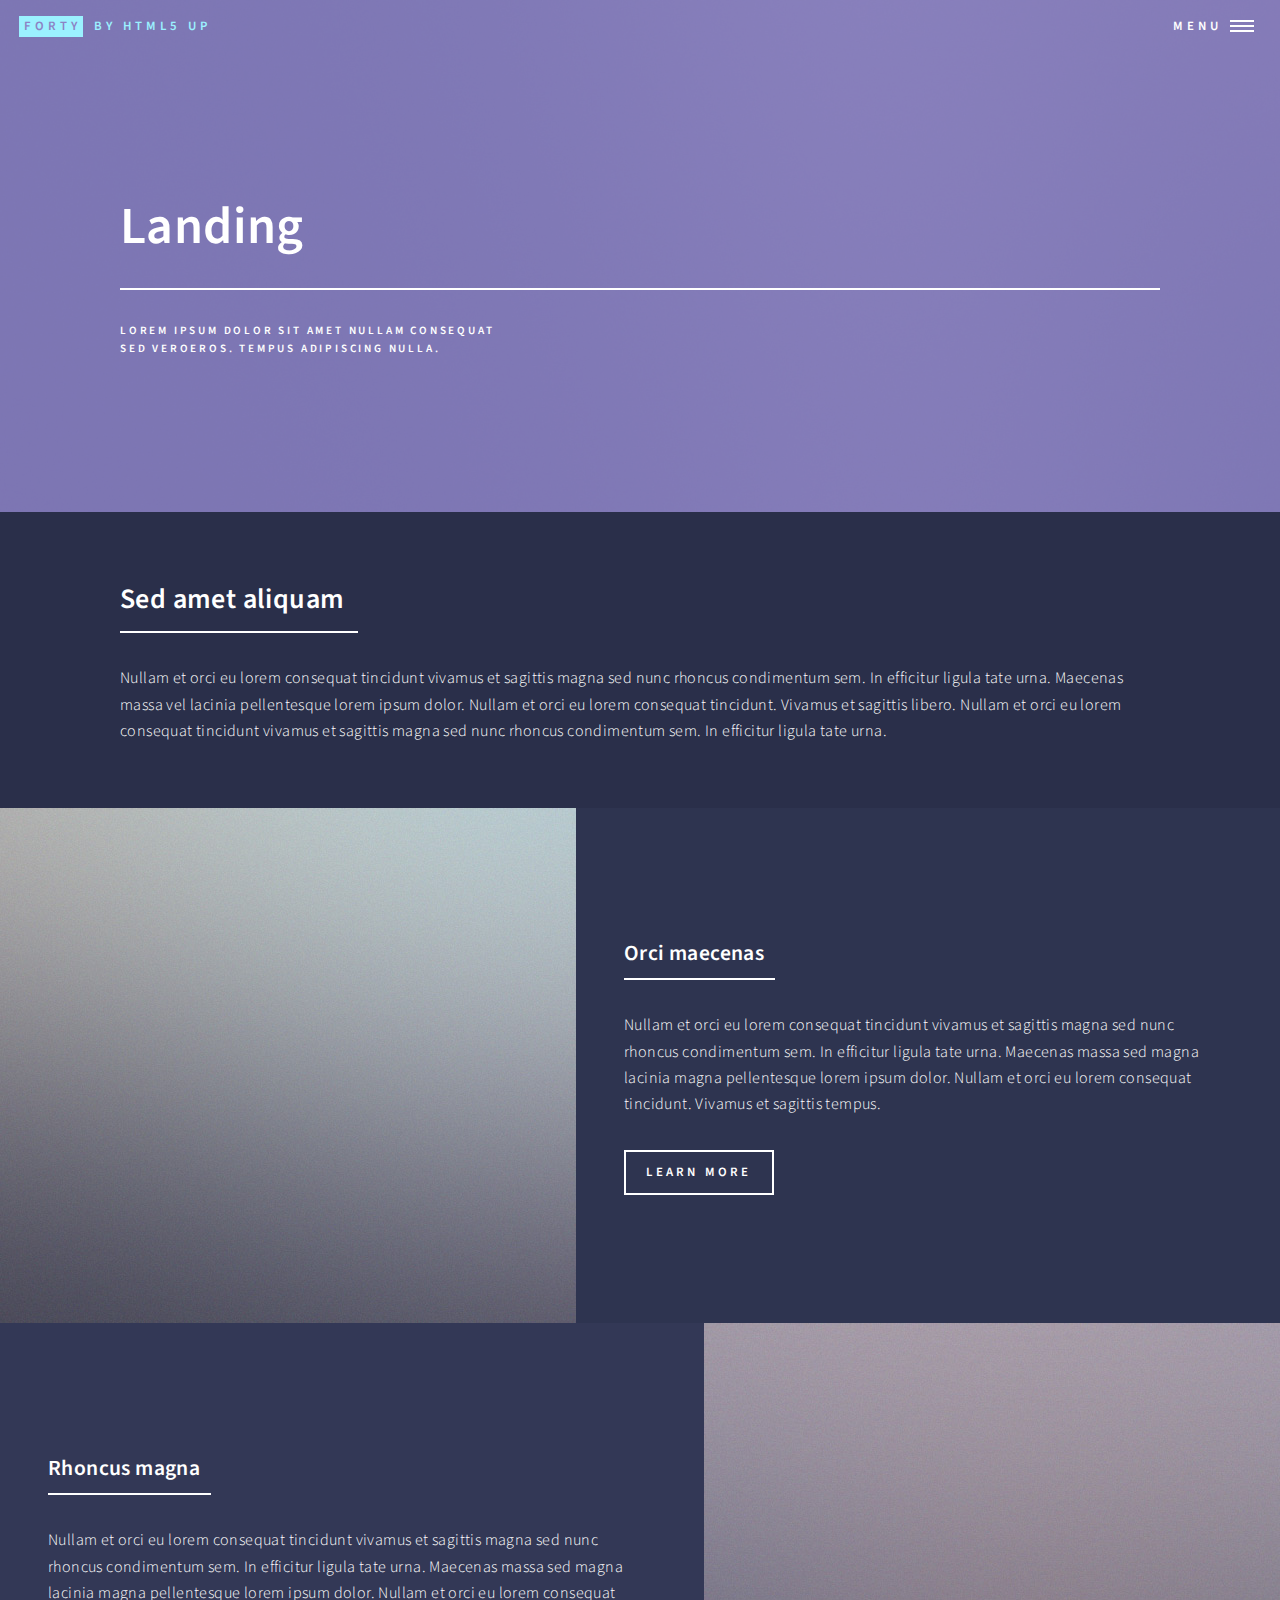
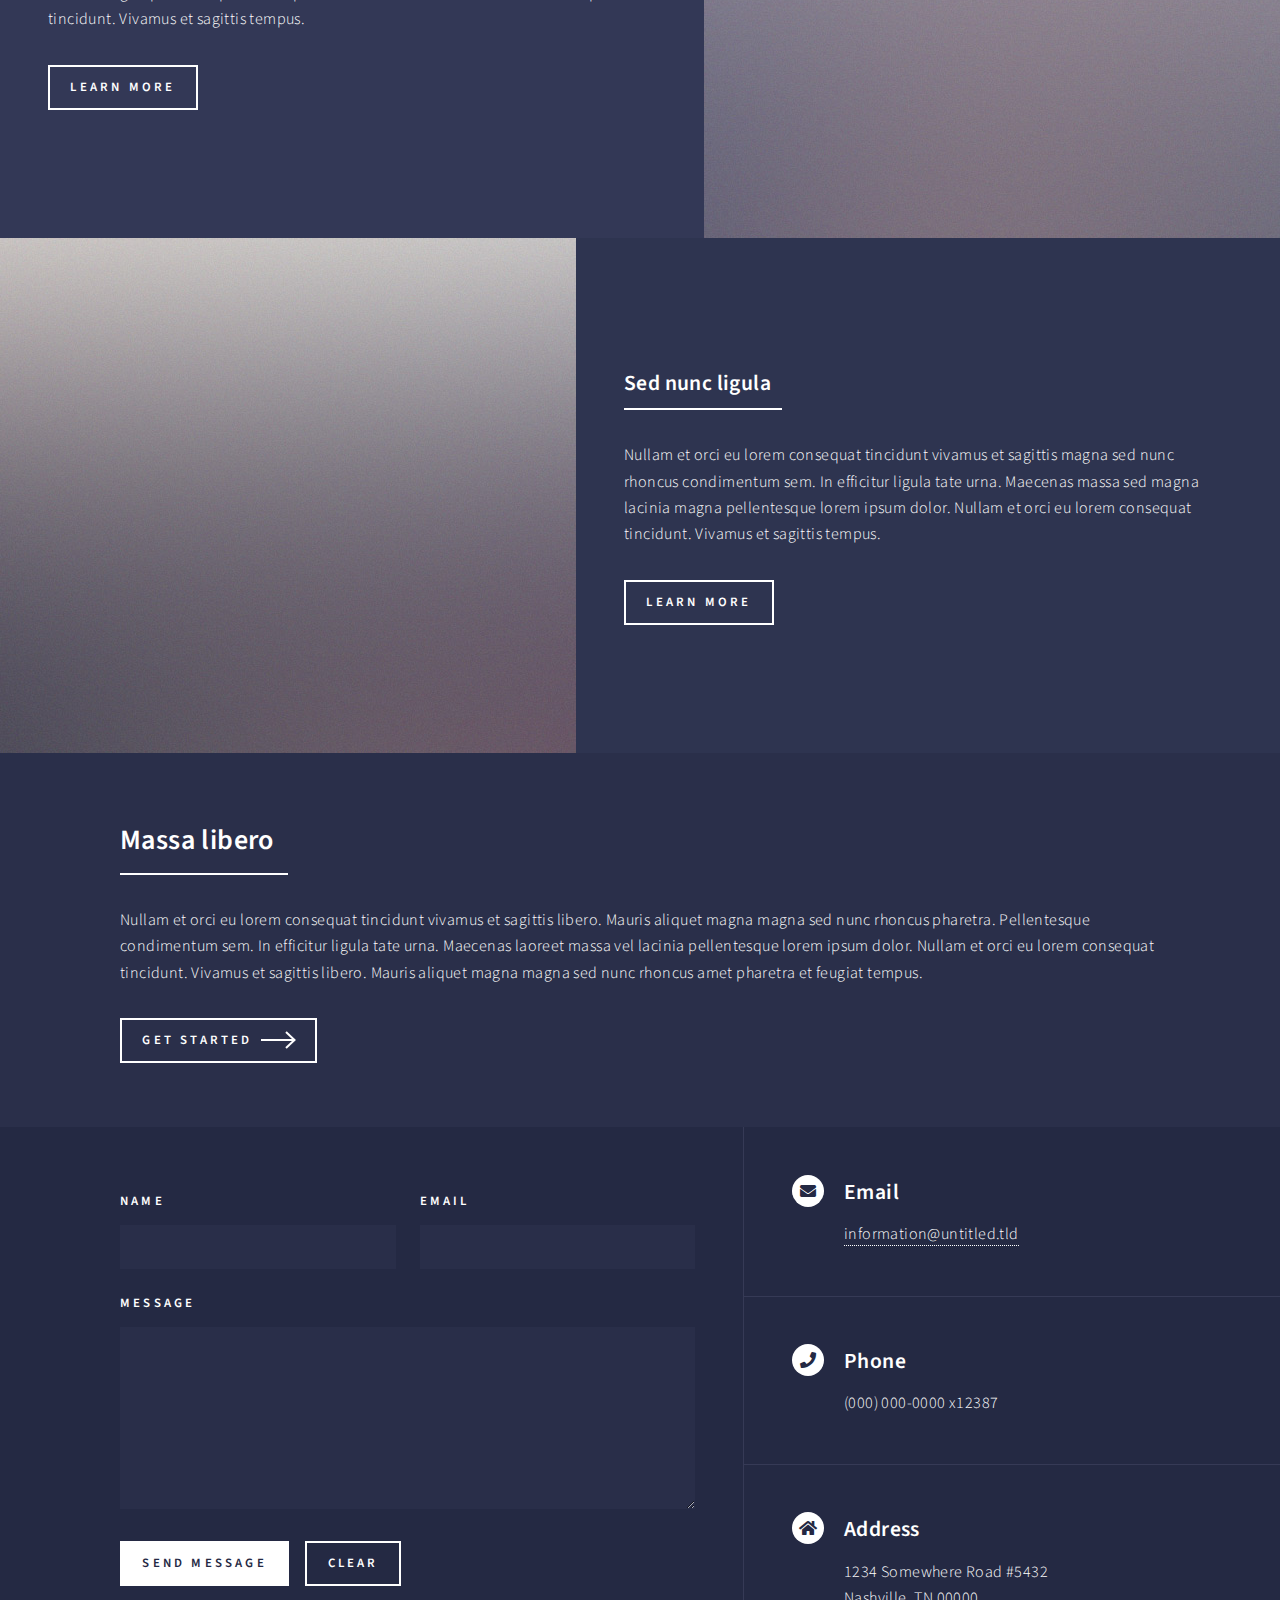
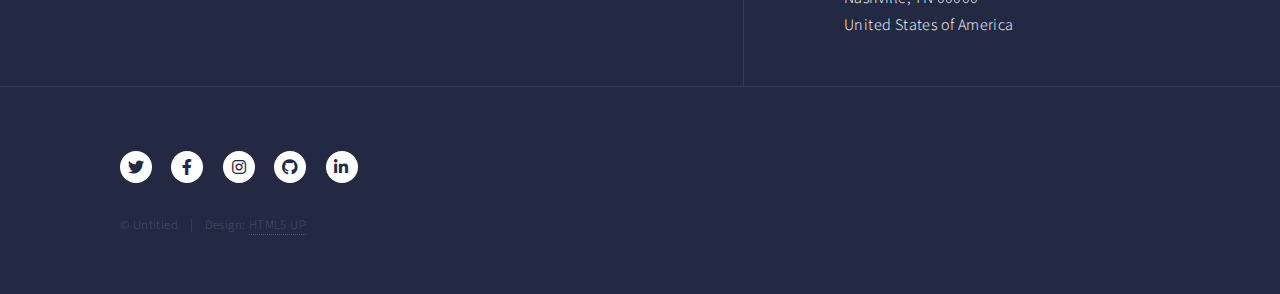
<file: about.html>
<!DOCTYPE HTML>
<!--
	Forty by HTML5 UP
	html5up.net | @ajlkn
	Free for personal and commercial use under the CCA 3.0 license (html5up.net/license)
-->
<html>
	<head>
		<title>Landing - Forty by HTML5 UP</title>
		<meta charset="utf-8" />
		<meta name="viewport" content="width=device-width, initial-scale=1, user-scalable=no" />
		<link rel="stylesheet" href="assets/css/main.css" />
		<noscript><link rel="stylesheet" href="assets/css/noscript.css" /></noscript>
	</head>
	<body class="is-preload">

		<!-- Wrapper -->
			<div id="wrapper">

				<!-- Header -->
				<!-- Note: The "styleN" class below should match that of the banner element. -->
					<header id="header" class="alt style2">
						<a href="index.html" class="logo"><strong>Forty</strong> <span>by HTML5 UP</span></a>
						<nav>
							<a href="#menu">Menu</a>
						</nav>
					</header>

				<!-- Menu -->
					<nav id="menu">
						<ul class="links">
							<li><a href="index.html">Home</a></li>
							<li><a href="landing.html">Landing</a></li>
							<li><a href="generic.html">Generic</a></li>
							<li><a href="elements.html">Elements</a></li>
						</ul>
						<ul class="actions stacked">
							<li><a href="#" class="button primary fit">Get Started</a></li>
							<li><a href="#" class="button fit">Log In</a></li>
						</ul>
					</nav>

				<!-- Banner -->
				<!-- Note: The "styleN" class below should match that of the header element. -->
					<section id="banner" class="style2">
						<div class="inner">
							<span class="image">
								<img src="images/pic07.jpg" alt="" />
							</span>
							<header class="major">
								<h1>Landing</h1>
							</header>
							<div class="content">
								<p>Lorem ipsum dolor sit amet nullam consequat<br />
								sed veroeros. tempus adipiscing nulla.</p>
							</div>
						</div>
					</section>

				<!-- Main -->
					<div id="main">

						<!-- One -->
							<section id="one">
								<div class="inner">
									<header class="major">
										<h2>Sed amet aliquam</h2>
									</header>
									<p>Nullam et orci eu lorem consequat tincidunt vivamus et sagittis magna sed nunc rhoncus condimentum sem. In efficitur ligula tate urna. Maecenas massa vel lacinia pellentesque lorem ipsum dolor. Nullam et orci eu lorem consequat tincidunt. Vivamus et sagittis libero. Nullam et orci eu lorem consequat tincidunt vivamus et sagittis magna sed nunc rhoncus condimentum sem. In efficitur ligula tate urna.</p>
								</div>
							</section>

						<!-- Two -->
							<section id="two" class="spotlights">
								<section>
									<a href="generic.html" class="image">
										<img src="images/pic08.jpg" alt="" data-position="center center" />
									</a>
									<div class="content">
										<div class="inner">
											<header class="major">
												<h3>Orci maecenas</h3>
											</header>
											<p>Nullam et orci eu lorem consequat tincidunt vivamus et sagittis magna sed nunc rhoncus condimentum sem. In efficitur ligula tate urna. Maecenas massa sed magna lacinia magna pellentesque lorem ipsum dolor. Nullam et orci eu lorem consequat tincidunt. Vivamus et sagittis tempus.</p>
											<ul class="actions">
												<li><a href="generic.html" class="button">Learn more</a></li>
											</ul>
										</div>
									</div>
								</section>
								<section>
									<a href="generic.html" class="image">
										<img src="images/pic09.jpg" alt="" data-position="top center" />
									</a>
									<div class="content">
										<div class="inner">
											<header class="major">
												<h3>Rhoncus magna</h3>
											</header>
											<p>Nullam et orci eu lorem consequat tincidunt vivamus et sagittis magna sed nunc rhoncus condimentum sem. In efficitur ligula tate urna. Maecenas massa sed magna lacinia magna pellentesque lorem ipsum dolor. Nullam et orci eu lorem consequat tincidunt. Vivamus et sagittis tempus.</p>
											<ul class="actions">
												<li><a href="generic.html" class="button">Learn more</a></li>
											</ul>
										</div>
									</div>
								</section>
								<section>
									<a href="generic.html" class="image">
										<img src="images/pic10.jpg" alt="" data-position="25% 25%" />
									</a>
									<div class="content">
										<div class="inner">
											<header class="major">
												<h3>Sed nunc ligula</h3>
											</header>
											<p>Nullam et orci eu lorem consequat tincidunt vivamus et sagittis magna sed nunc rhoncus condimentum sem. In efficitur ligula tate urna. Maecenas massa sed magna lacinia magna pellentesque lorem ipsum dolor. Nullam et orci eu lorem consequat tincidunt. Vivamus et sagittis tempus.</p>
											<ul class="actions">
												<li><a href="generic.html" class="button">Learn more</a></li>
											</ul>
										</div>
									</div>
								</section>
							</section>

						<!-- Three -->
							<section id="three">
								<div class="inner">
									<header class="major">
										<h2>Massa libero</h2>
									</header>
									<p>Nullam et orci eu lorem consequat tincidunt vivamus et sagittis libero. Mauris aliquet magna magna sed nunc rhoncus pharetra. Pellentesque condimentum sem. In efficitur ligula tate urna. Maecenas laoreet massa vel lacinia pellentesque lorem ipsum dolor. Nullam et orci eu lorem consequat tincidunt. Vivamus et sagittis libero. Mauris aliquet magna magna sed nunc rhoncus amet pharetra et feugiat tempus.</p>
									<ul class="actions">
										<li><a href="generic.html" class="button next">Get Started</a></li>
									</ul>
								</div>
							</section>

					</div>

				<!-- Contact -->
					<section id="contact">
						<div class="inner">
							<section>
								<form method="post" action="#">
									<div class="fields">
										<div class="field half">
											<label for="name">Name</label>
											<input type="text" name="name" id="name" />
										</div>
										<div class="field half">
											<label for="email">Email</label>
											<input type="text" name="email" id="email" />
										</div>
										<div class="field">
											<label for="message">Message</label>
											<textarea name="message" id="message" rows="6"></textarea>
										</div>
									</div>
									<ul class="actions">
										<li><input type="submit" value="Send Message" class="primary" /></li>
										<li><input type="reset" value="Clear" /></li>
									</ul>
								</form>
							</section>
							<section class="split">
								<section>
									<div class="contact-method">
										<span class="icon solid alt fa-envelope"></span>
										<h3>Email</h3>
										<a href="#">information@untitled.tld</a>
									</div>
								</section>
								<section>
									<div class="contact-method">
										<span class="icon solid alt fa-phone"></span>
										<h3>Phone</h3>
										<span>(000) 000-0000 x12387</span>
									</div>
								</section>
								<section>
									<div class="contact-method">
										<span class="icon solid alt fa-home"></span>
										<h3>Address</h3>
										<span>1234 Somewhere Road #5432<br />
										Nashville, TN 00000<br />
										United States of America</span>
									</div>
								</section>
							</section>
						</div>
					</section>

				<!-- Footer -->
					<footer id="footer">
						<div class="inner">
							<ul class="icons">
								<li><a href="#" class="icon brands alt fa-twitter"><span class="label">Twitter</span></a></li>
								<li><a href="#" class="icon brands alt fa-facebook-f"><span class="label">Facebook</span></a></li>
								<li><a href="#" class="icon brands alt fa-instagram"><span class="label">Instagram</span></a></li>
								<li><a href="#" class="icon brands alt fa-github"><span class="label">GitHub</span></a></li>
								<li><a href="#" class="icon brands alt fa-linkedin-in"><span class="label">LinkedIn</span></a></li>
							</ul>
							<ul class="copyright">
								<li>&copy; Untitled</li><li>Design: <a href="https://html5up.net">HTML5 UP</a></li>
							</ul>
						</div>
					</footer>

			</div>

		<!-- Scripts -->
			<script src="assets/js/jquery.min.js"></script>
			<script src="assets/js/jquery.scrolly.min.js"></script>
			<script src="assets/js/jquery.scrollex.min.js"></script>
			<script src="assets/js/browser.min.js"></script>
			<script src="assets/js/breakpoints.min.js"></script>
			<script src="assets/js/util.js"></script>
			<script src="assets/js/main.js"></script>

	</body>
</html>
</file>
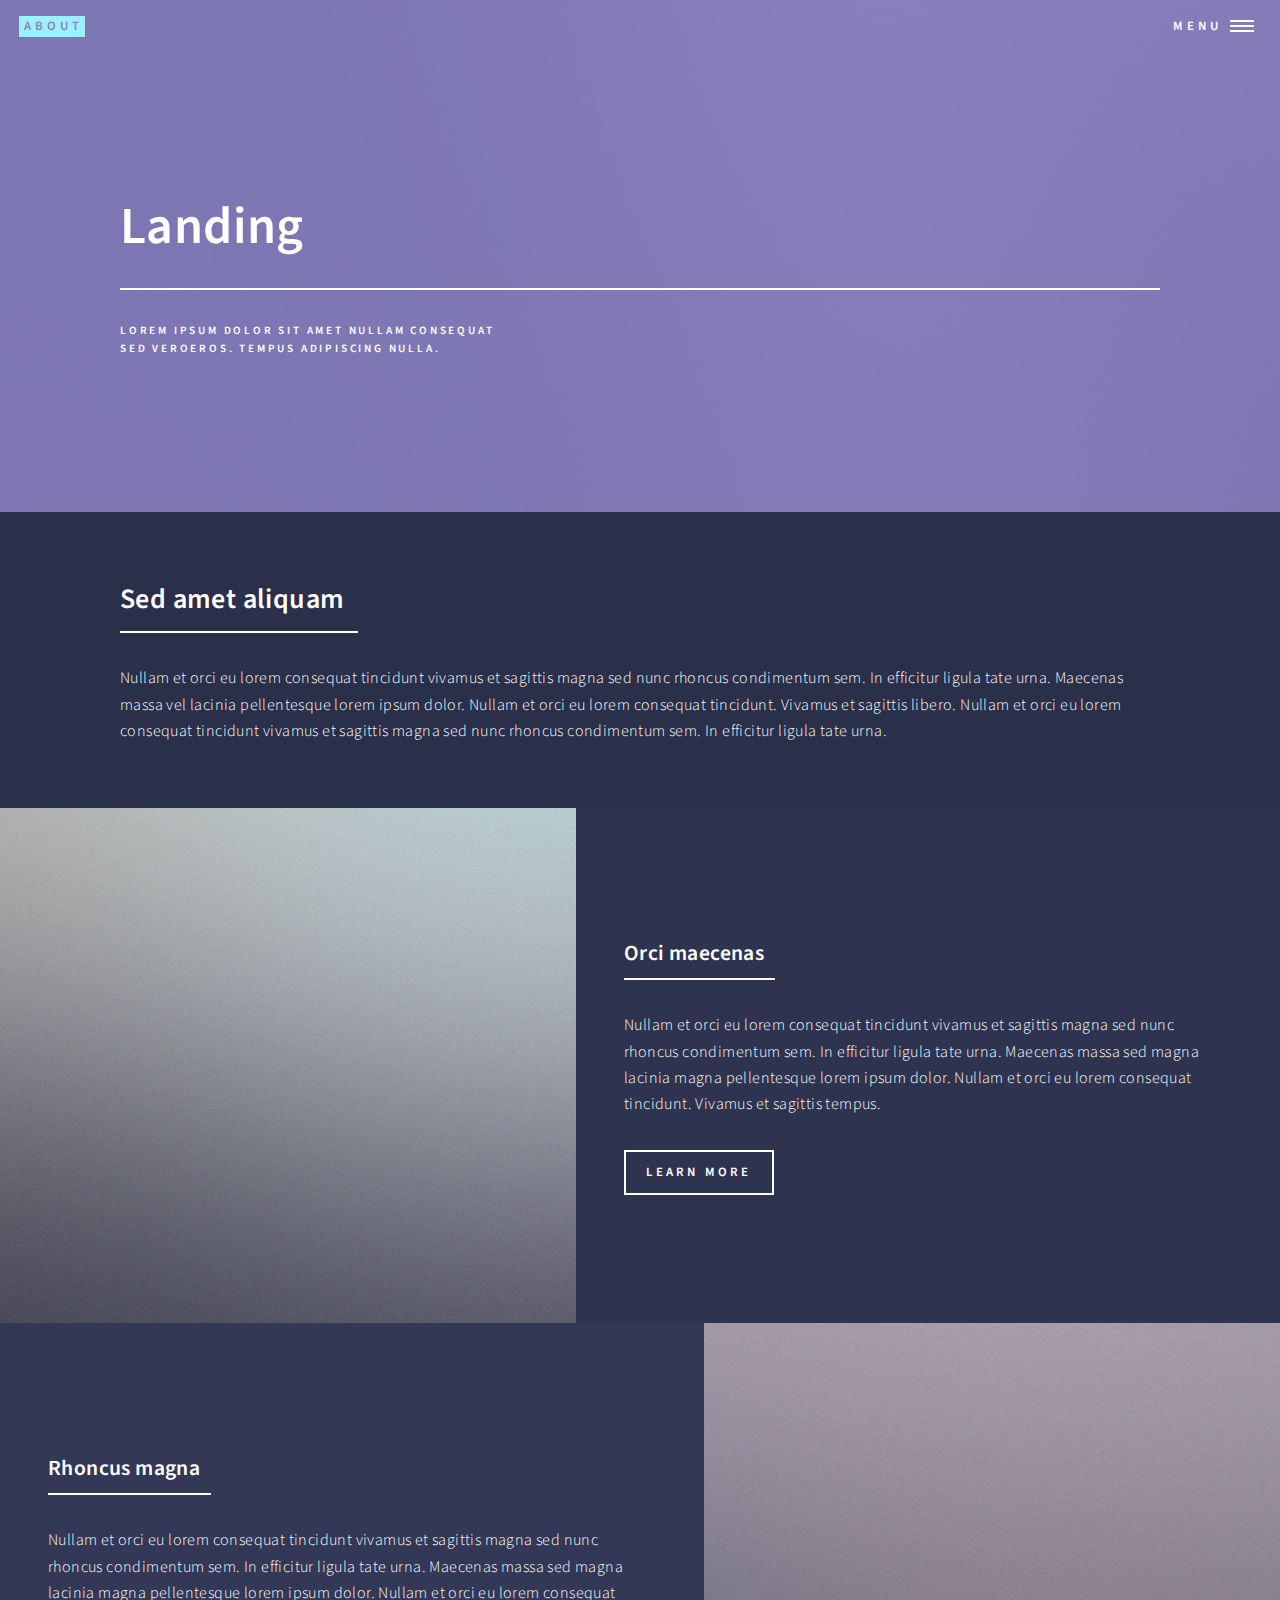
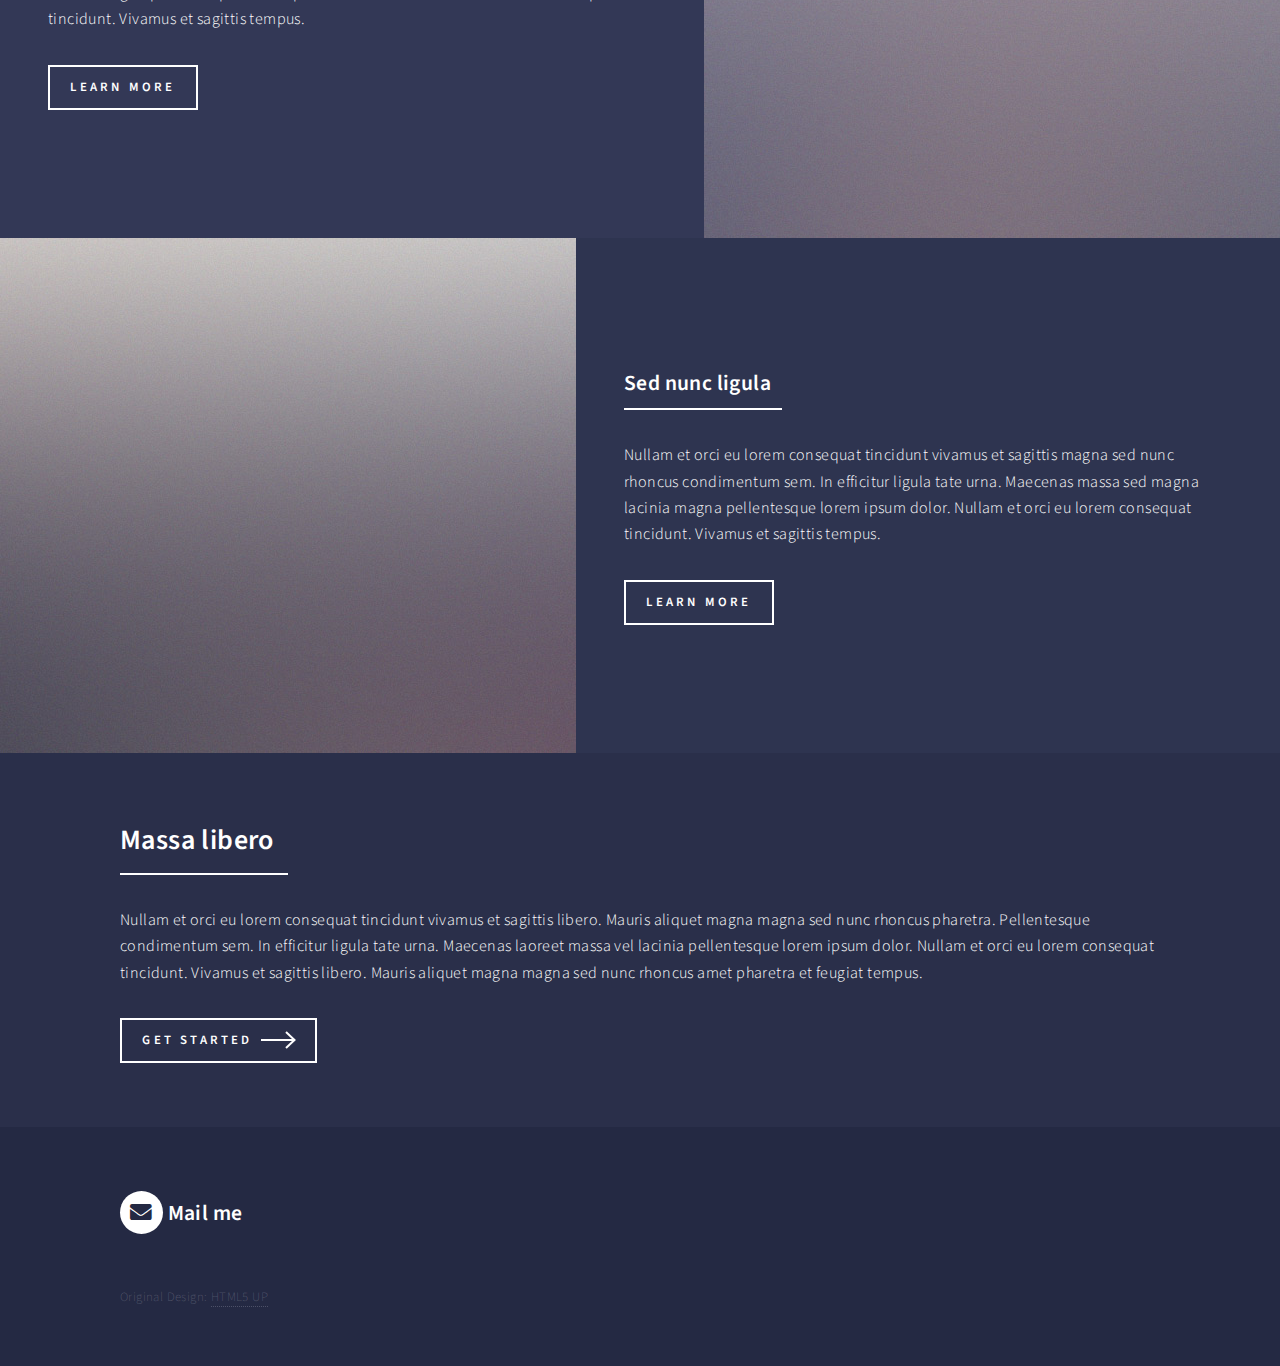
<file: about_example.html>
<!DOCTYPE HTML>
<!--
	Forty by HTML5 UP
	html5up.net | @ajlkn
	Free for personal and commercial use under the CCA 3.0 license (html5up.net/license)
-->
<html>
	<head>
		<title>Scherzo - Aboout</title>
		<meta charset="utf-8" />
		<meta name="viewport" content="width=device-width, initial-scale=1, user-scalable=no" />
		<link rel="stylesheet" href="assets/css/main.css" />
		<noscript><link rel="stylesheet" href="assets/css/noscript.css" /></noscript>
	</head>
	<body class="is-preload">

		<!-- Wrapper -->
			<div id="wrapper">

				<!-- Header -->
				<!-- Note: The "styleN" class below should match that of the banner element. -->
					<header id="header" class="alt style2">
						<a class="logo"><strong>About</strong></a>
						<nav>
							<a href="#menu">Menu</a>
						</nav>
					</header>

				<!-- Menu -->
					<nav id="menu">
						<ul class="links">
							<li><a href="index.html">Home</a></li>
							<li><a href="about.html">About</a></li>
							<li><a href="study.html">Study</a></li>
							<li><a href="research.html">Research</a></li>
							<li><a href="blog.html">Blog</a></li>
							<!--<li><a href="#" class="button fit">简体中文</a></li>-->
						</ul>
					</nav>

				<!-- Banner -->
				<!-- Note: The "styleN" class below should match that of the header element. -->
					<section id="banner" class="style2">
						<div class="inner">
							<span class="image">
								<img src="images/pic07.jpg" alt="" />
							</span>
							<header class="major">
								<h1>Landing</h1>
							</header>
							<div class="content">
								<p>Lorem ipsum dolor sit amet nullam consequat<br />
								sed veroeros. tempus adipiscing nulla.</p>
							</div>
						</div>
					</section>

				<!-- Main -->
					<div id="main">

						<!-- One -->
							<section id="one">
								<div class="inner">
									<header class="major">
										<h2>Sed amet aliquam</h2>
									</header>
									<p>Nullam et orci eu lorem consequat tincidunt vivamus et sagittis magna sed nunc rhoncus condimentum sem. In efficitur ligula tate urna. Maecenas massa vel lacinia pellentesque lorem ipsum dolor. Nullam et orci eu lorem consequat tincidunt. Vivamus et sagittis libero. Nullam et orci eu lorem consequat tincidunt vivamus et sagittis magna sed nunc rhoncus condimentum sem. In efficitur ligula tate urna.</p>
								</div>
							</section>

						<!-- Two -->
							<section id="two" class="spotlights">
								<section>
									<a href="generic.html" class="image">
										<img src="images/pic08.jpg" alt="" data-position="center center" />
									</a>
									<div class="content">
										<div class="inner">
											<header class="major">
												<h3>Orci maecenas</h3>
											</header>
											<p>Nullam et orci eu lorem consequat tincidunt vivamus et sagittis magna sed nunc rhoncus condimentum sem. In efficitur ligula tate urna. Maecenas massa sed magna lacinia magna pellentesque lorem ipsum dolor. Nullam et orci eu lorem consequat tincidunt. Vivamus et sagittis tempus.</p>
											<ul class="actions">
												<li><a href="generic.html" class="button">Learn more</a></li>
											</ul>
										</div>
									</div>
								</section>
								<section>
									<a href="generic.html" class="image">
										<img src="images/pic09.jpg" alt="" data-position="top center" />
									</a>
									<div class="content">
										<div class="inner">
											<header class="major">
												<h3>Rhoncus magna</h3>
											</header>
											<p>Nullam et orci eu lorem consequat tincidunt vivamus et sagittis magna sed nunc rhoncus condimentum sem. In efficitur ligula tate urna. Maecenas massa sed magna lacinia magna pellentesque lorem ipsum dolor. Nullam et orci eu lorem consequat tincidunt. Vivamus et sagittis tempus.</p>
											<ul class="actions">
												<li><a href="generic.html" class="button">Learn more</a></li>
											</ul>
										</div>
									</div>
								</section>
								<section>
									<a href="generic.html" class="image">
										<img src="images/pic10.jpg" alt="" data-position="25% 25%" />
									</a>
									<div class="content">
										<div class="inner">
											<header class="major">
												<h3>Sed nunc ligula</h3>
											</header>
											<p>Nullam et orci eu lorem consequat tincidunt vivamus et sagittis magna sed nunc rhoncus condimentum sem. In efficitur ligula tate urna. Maecenas massa sed magna lacinia magna pellentesque lorem ipsum dolor. Nullam et orci eu lorem consequat tincidunt. Vivamus et sagittis tempus.</p>
											<ul class="actions">
												<li><a href="generic.html" class="button">Learn more</a></li>
											</ul>
										</div>
									</div>
								</section>
							</section>

						<!-- Three -->
							<section id="three">
								<div class="inner">
									<header class="major">
										<h2>Massa libero</h2>
									</header>
									<p>Nullam et orci eu lorem consequat tincidunt vivamus et sagittis libero. Mauris aliquet magna magna sed nunc rhoncus pharetra. Pellentesque condimentum sem. In efficitur ligula tate urna. Maecenas laoreet massa vel lacinia pellentesque lorem ipsum dolor. Nullam et orci eu lorem consequat tincidunt. Vivamus et sagittis libero. Mauris aliquet magna magna sed nunc rhoncus amet pharetra et feugiat tempus.</p>
									<ul class="actions">
										<li><a href="generic.html" class="button next">Get Started</a></li>
									</ul>
								</div>
							</section>

					</div>

				<!-- Footer -->
					<footer id="footer">
						<div class="inner">
							<ul class="icons">
								<!--<li><a href="#" class="icon brands alt fa-twitter"><span class="label">Twitter</span></a></li>
								<li><a href="#" class="icon brands alt fa-facebook-f"><span class="label">Facebook</span></a></li>
								<li><a href="#" class="icon brands alt fa-instagram"><span class="label">Instagram</span></a></li>-->
								<!--<li><a href="#" class="icon brands alt fa-github"><span class="label">GitHub</span></a></li>-->
								<li><h3><a href="mailto:yimingteng02@gmail.com" class="icon solid alt fa-envelope"></a> Mail me</h3></li>
							</ul>
							<ul class="copyright">
								<li>Original Design: <a href="https://html5up.net">HTML5 UP</a></li>
							</ul>
						</div>
					</footer>

			</div>

		<!-- Scripts -->
			<script src="assets/js/jquery.min.js"></script>
			<script src="assets/js/jquery.scrolly.min.js"></script>
			<script src="assets/js/jquery.scrollex.min.js"></script>
			<script src="assets/js/browser.min.js"></script>
			<script src="assets/js/breakpoints.min.js"></script>
			<script src="assets/js/util.js"></script>
			<script src="assets/js/main.js"></script>

	</body>
</html>
</file>
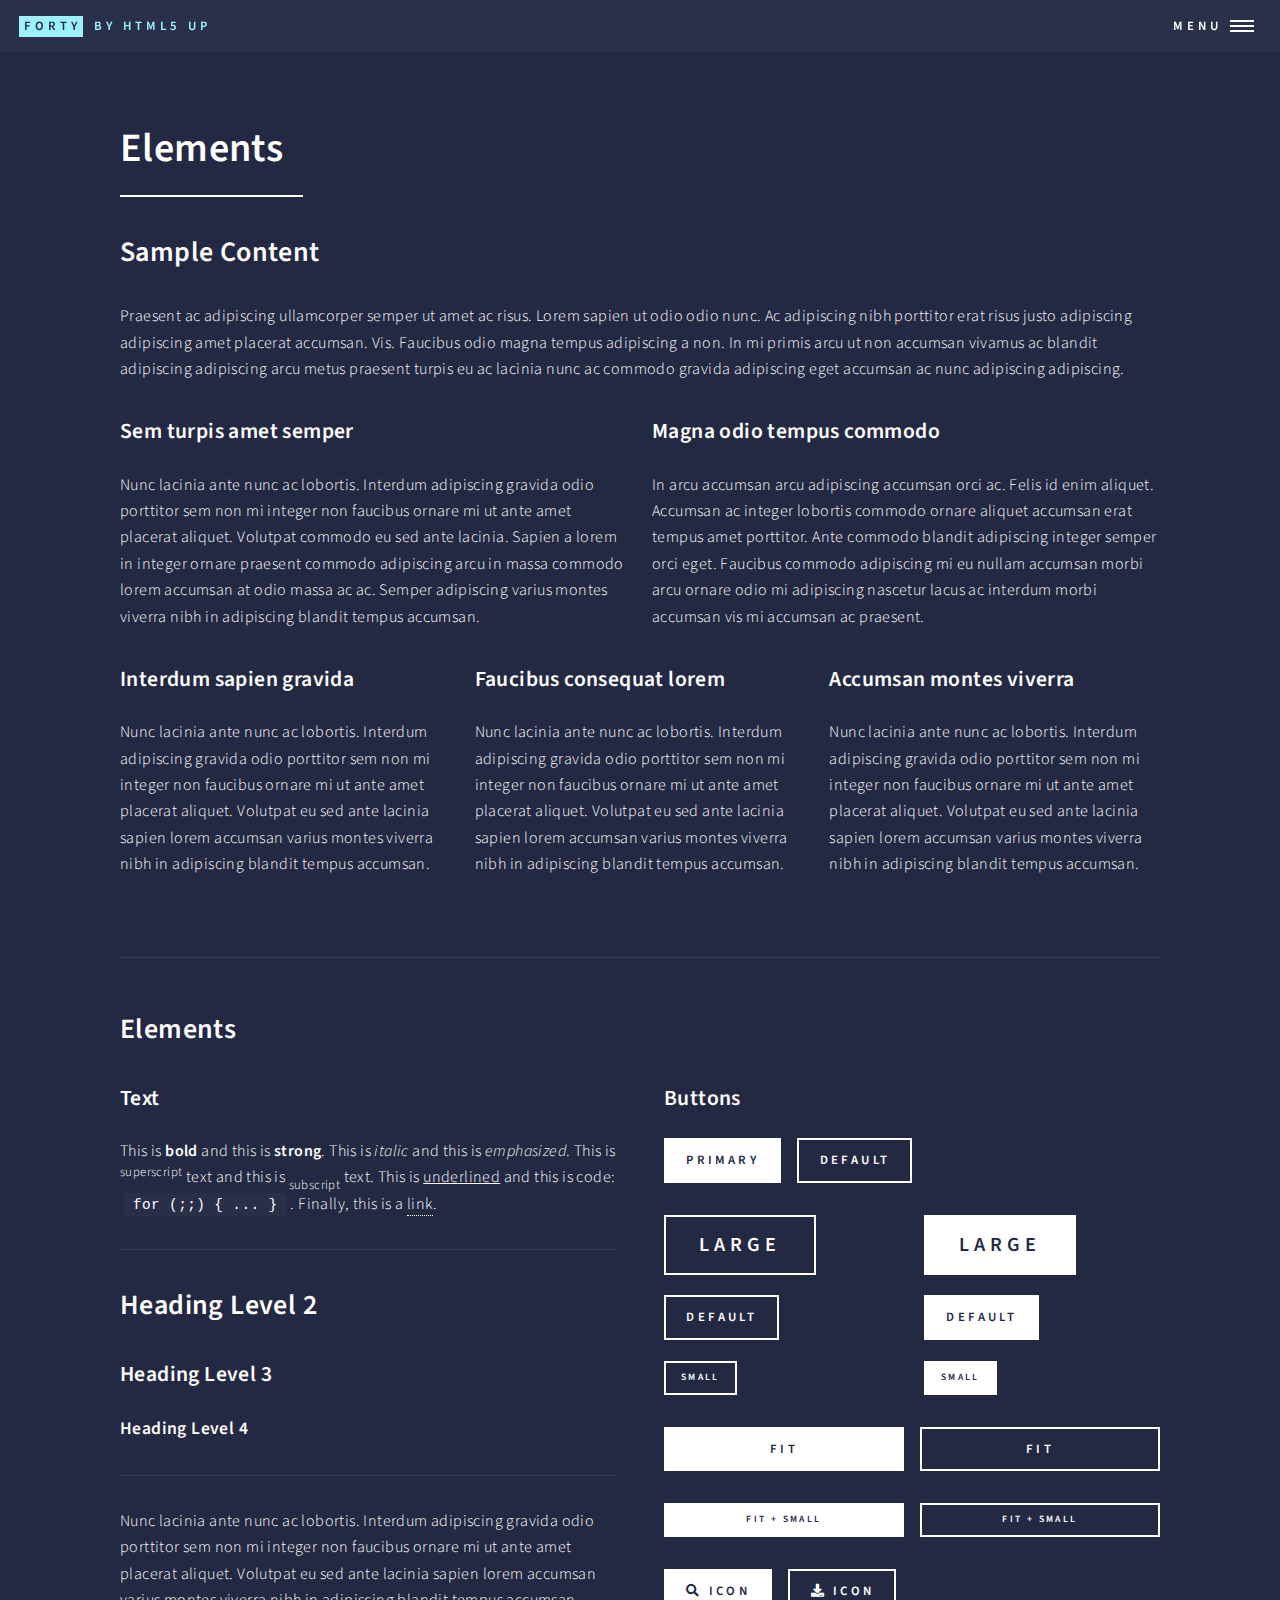
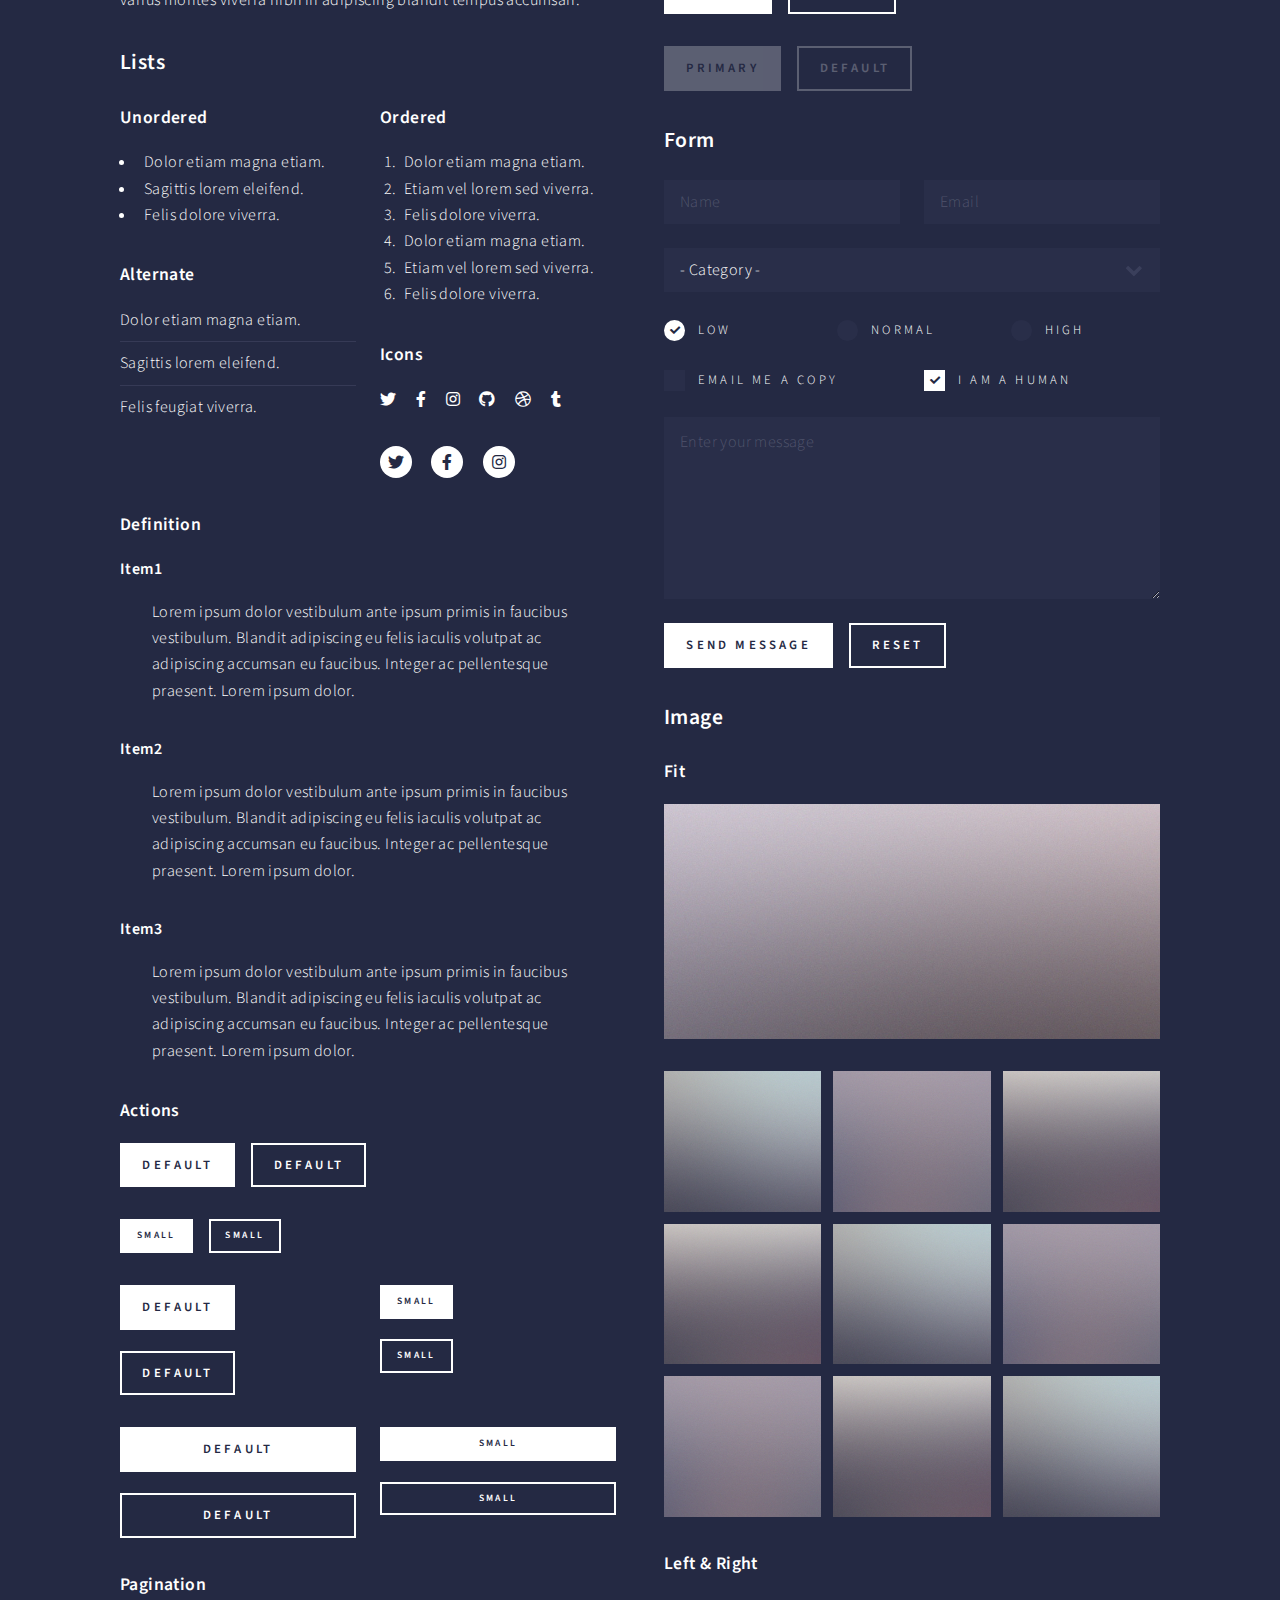
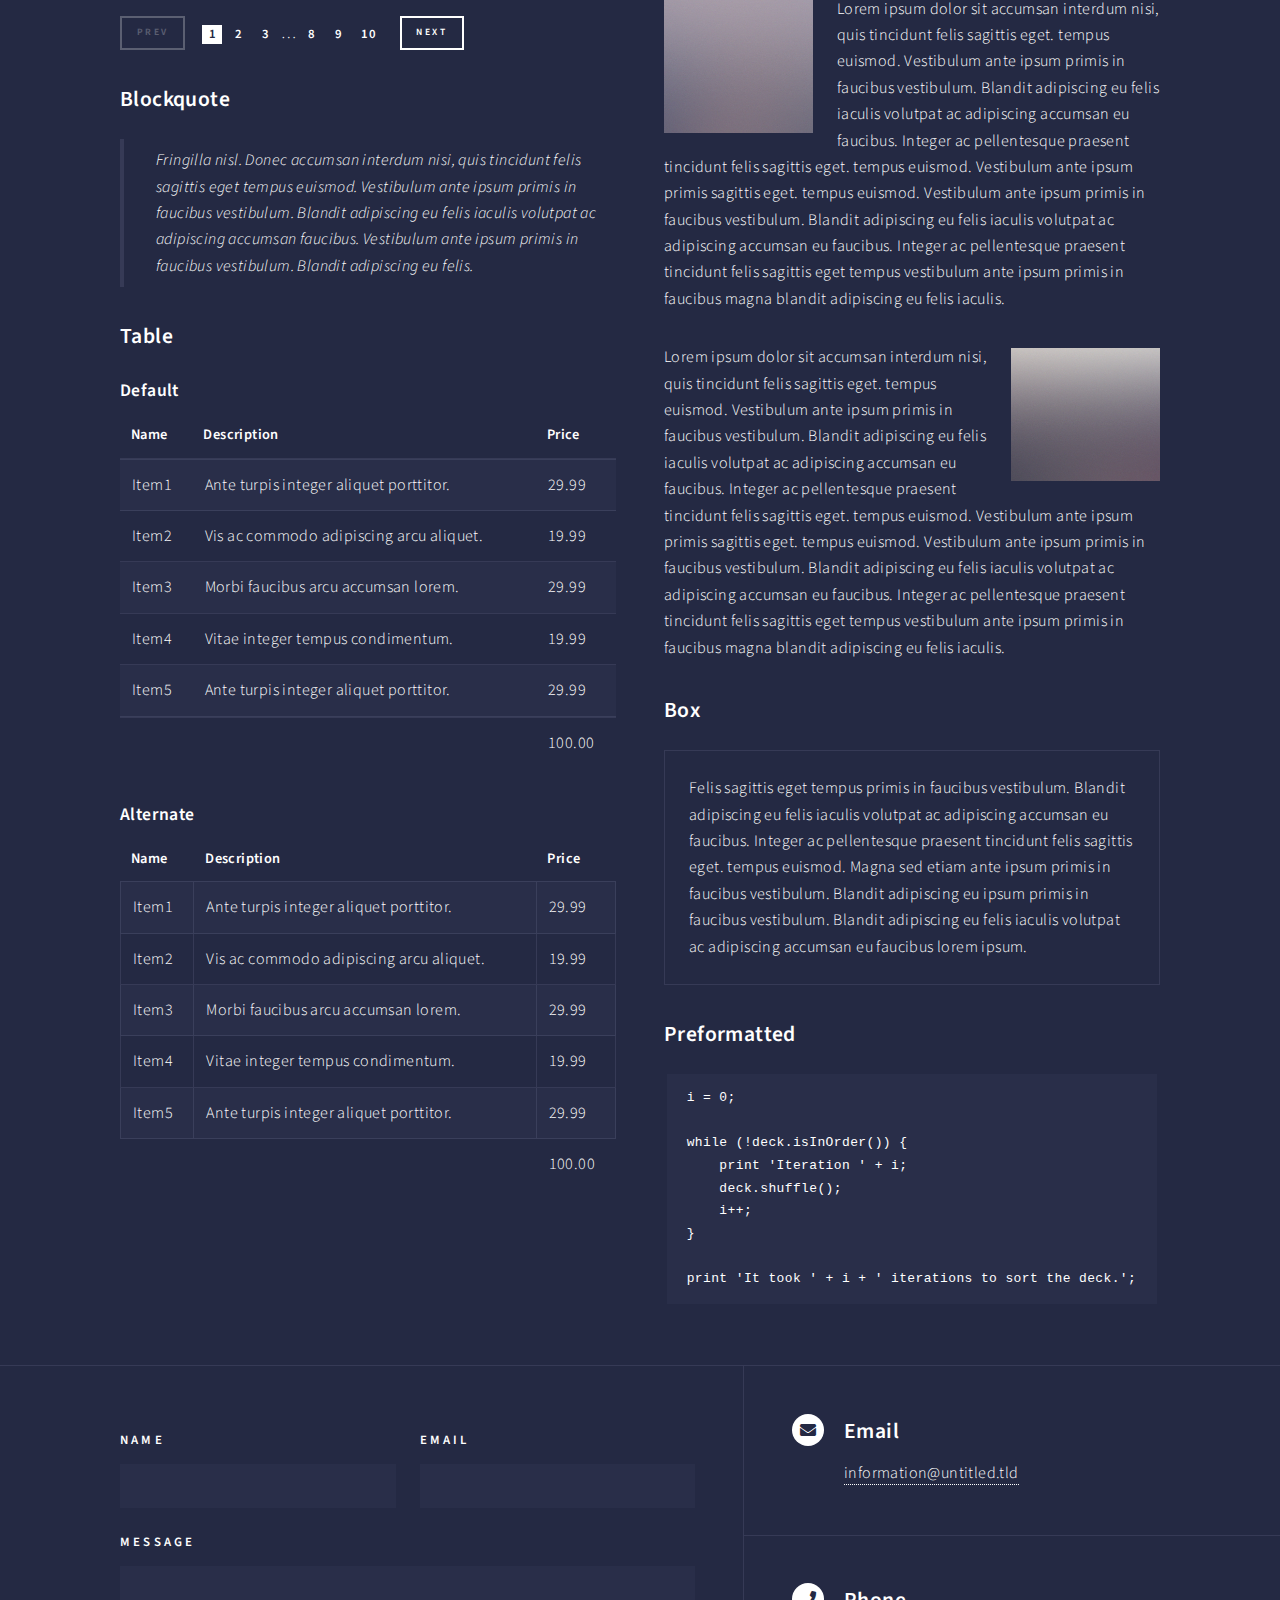
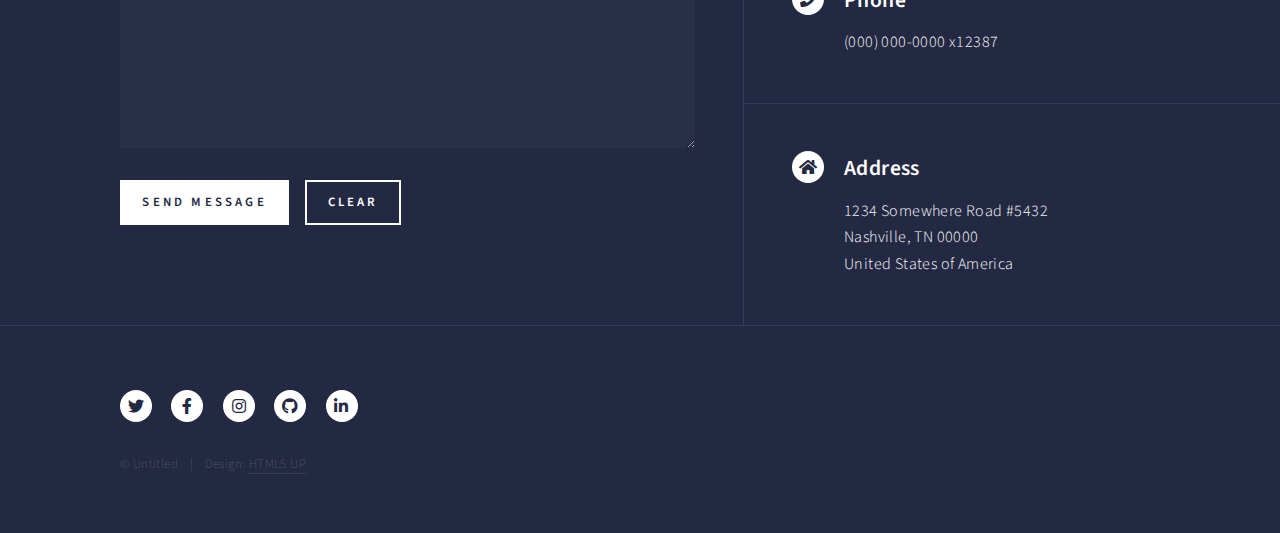
<file: blog.html>
<!DOCTYPE HTML>
<!--
	Forty by HTML5 UP
	html5up.net | @ajlkn
	Free for personal and commercial use under the CCA 3.0 license (html5up.net/license)
-->
<html>
	<head>
		<title>Elements - Forty by HTML5 UP</title>
		<meta charset="utf-8" />
		<meta name="viewport" content="width=device-width, initial-scale=1, user-scalable=no" />
		<link rel="stylesheet" href="assets/css/main.css" />
		<noscript><link rel="stylesheet" href="assets/css/noscript.css" /></noscript>
	</head>
	<body class="is-preload">

		<!-- Wrapper -->
			<div id="wrapper">

				<!-- Header -->
					<header id="header">
						<a href="index.html" class="logo"><strong>Forty</strong> <span>by HTML5 UP</span></a>
						<nav>
							<a href="#menu">Menu</a>
						</nav>
					</header>

				<!-- Menu -->
					<nav id="menu">
						<ul class="links">
							<li><a href="index.html">Home</a></li>
							<li><a href="landing.html">Landing</a></li>
							<li><a href="generic.html">Generic</a></li>
							<li><a href="elements.html">Elements</a></li>
						</ul>
						<ul class="actions stacked">
							<li><a href="#" class="button primary fit">Get Started</a></li>
							<li><a href="#" class="button fit">Log In</a></li>
						</ul>
					</nav>

				<!-- Main -->
					<div id="main" class="alt">

						<!-- One -->
							<section id="one">
								<div class="inner">
									<header class="major">
										<h1>Elements</h1>
									</header>

									<!-- Content -->
										<h2 id="content">Sample Content</h2>
										<p>Praesent ac adipiscing ullamcorper semper ut amet ac risus. Lorem sapien ut odio odio nunc. Ac adipiscing nibh porttitor erat risus justo adipiscing adipiscing amet placerat accumsan. Vis. Faucibus odio magna tempus adipiscing a non. In mi primis arcu ut non accumsan vivamus ac blandit adipiscing adipiscing arcu metus praesent turpis eu ac lacinia nunc ac commodo gravida adipiscing eget accumsan ac nunc adipiscing adipiscing.</p>
										<div class="row">
											<div class="col-6 col-12-small">
												<h3>Sem turpis amet semper</h3>
												<p>Nunc lacinia ante nunc ac lobortis. Interdum adipiscing gravida odio porttitor sem non mi integer non faucibus ornare mi ut ante amet placerat aliquet. Volutpat commodo eu sed ante lacinia. Sapien a lorem in integer ornare praesent commodo adipiscing arcu in massa commodo lorem accumsan at odio massa ac ac. Semper adipiscing varius montes viverra nibh in adipiscing blandit tempus accumsan.</p>
											</div>
											<div class="col-6 col-12-small">
												<h3>Magna odio tempus commodo</h3>
												<p>In arcu accumsan arcu adipiscing accumsan orci ac. Felis id enim aliquet. Accumsan ac integer lobortis commodo ornare aliquet accumsan erat tempus amet porttitor. Ante commodo blandit adipiscing integer semper orci eget. Faucibus commodo adipiscing mi eu nullam accumsan morbi arcu ornare odio mi adipiscing nascetur lacus ac interdum morbi accumsan vis mi accumsan ac praesent.</p>
											</div>
											<!-- Break -->
											<div class="col-4 col-12-medium">
												<h3>Interdum sapien gravida</h3>
												<p>Nunc lacinia ante nunc ac lobortis. Interdum adipiscing gravida odio porttitor sem non mi integer non faucibus ornare mi ut ante amet placerat aliquet. Volutpat eu sed ante lacinia sapien lorem accumsan varius montes viverra nibh in adipiscing blandit tempus accumsan.</p>
											</div>
											<div class="col-4 col-12-medium">
												<h3>Faucibus consequat lorem</h3>
												<p>Nunc lacinia ante nunc ac lobortis. Interdum adipiscing gravida odio porttitor sem non mi integer non faucibus ornare mi ut ante amet placerat aliquet. Volutpat eu sed ante lacinia sapien lorem accumsan varius montes viverra nibh in adipiscing blandit tempus accumsan.</p>
											</div>
											<div class="col-4 col-12-medium">
												<h3>Accumsan montes viverra</h3>
												<p>Nunc lacinia ante nunc ac lobortis. Interdum adipiscing gravida odio porttitor sem non mi integer non faucibus ornare mi ut ante amet placerat aliquet. Volutpat eu sed ante lacinia sapien lorem accumsan varius montes viverra nibh in adipiscing blandit tempus accumsan.</p>
											</div>
										</div>

									<hr class="major" />

									<!-- Elements -->
										<h2 id="elements">Elements</h2>
										<div class="row gtr-200">
											<div class="col-6 col-12-medium">

												<!-- Text stuff -->
													<h3>Text</h3>
													<p>This is <b>bold</b> and this is <strong>strong</strong>. This is <i>italic</i> and this is <em>emphasized</em>.
													This is <sup>superscript</sup> text and this is <sub>subscript</sub> text.
													This is <u>underlined</u> and this is code: <code>for (;;) { ... }</code>.
													Finally, this is a <a href="#">link</a>.</p>
													<hr />
													<h2>Heading Level 2</h2>
													<h3>Heading Level 3</h3>
													<h4>Heading Level 4</h4>
													<hr />
													<p>Nunc lacinia ante nunc ac lobortis. Interdum adipiscing gravida odio porttitor sem non mi integer non faucibus ornare mi ut ante amet placerat aliquet. Volutpat eu sed ante lacinia sapien lorem accumsan varius montes viverra nibh in adipiscing blandit tempus accumsan.</p>

												<!-- Lists -->
													<h3>Lists</h3>
													<div class="row">
														<div class="col-6 col-12-small">

															<h4>Unordered</h4>
															<ul>
																<li>Dolor etiam magna etiam.</li>
																<li>Sagittis lorem eleifend.</li>
																<li>Felis dolore viverra.</li>
															</ul>

															<h4>Alternate</h4>
															<ul class="alt">
																<li>Dolor etiam magna etiam.</li>
																<li>Sagittis lorem eleifend.</li>
																<li>Felis feugiat viverra.</li>
															</ul>

														</div>
														<div class="col-6 col-12-small">

															<h4>Ordered</h4>
															<ol>
																<li>Dolor etiam magna etiam.</li>
																<li>Etiam vel lorem sed viverra.</li>
																<li>Felis dolore viverra.</li>
																<li>Dolor etiam magna etiam.</li>
																<li>Etiam vel lorem sed viverra.</li>
																<li>Felis dolore viverra.</li>
															</ol>

															<h4>Icons</h4>
															<ul class="icons">
																<li><a href="#" class="icon brands fa-twitter"><span class="label">Twitter</span></a></li>
																<li><a href="#" class="icon brands fa-facebook-f"><span class="label">Facebook</span></a></li>
																<li><a href="#" class="icon brands fa-instagram"><span class="label">Instagram</span></a></li>
																<li><a href="#" class="icon brands fa-github"><span class="label">Github</span></a></li>
																<li><a href="#" class="icon brands fa-dribbble"><span class="label">Dribbble</span></a></li>
																<li><a href="#" class="icon brands fa-tumblr"><span class="label">Tumblr</span></a></li>
															</ul>
															<ul class="icons">
																<li><a href="#" class="icon brands alt fa-twitter"><span class="label">Twitter</span></a></li>
																<li><a href="#" class="icon brands alt fa-facebook-f"><span class="label">Facebook</span></a></li>
																<li><a href="#" class="icon brands alt fa-instagram"><span class="label">Instagram</span></a></li>
															</ul>

														</div>
													</div>
													<h4>Definition</h4>
													<dl>
														<dt>Item1</dt>
														<dd>
															<p>Lorem ipsum dolor vestibulum ante ipsum primis in faucibus vestibulum. Blandit adipiscing eu felis iaculis volutpat ac adipiscing accumsan eu faucibus. Integer ac pellentesque praesent. Lorem ipsum dolor.</p>
														</dd>
														<dt>Item2</dt>
														<dd>
															<p>Lorem ipsum dolor vestibulum ante ipsum primis in faucibus vestibulum. Blandit adipiscing eu felis iaculis volutpat ac adipiscing accumsan eu faucibus. Integer ac pellentesque praesent. Lorem ipsum dolor.</p>
														</dd>
														<dt>Item3</dt>
														<dd>
															<p>Lorem ipsum dolor vestibulum ante ipsum primis in faucibus vestibulum. Blandit adipiscing eu felis iaculis volutpat ac adipiscing accumsan eu faucibus. Integer ac pellentesque praesent. Lorem ipsum dolor.</p>
														</dd>
													</dl>

													<h4>Actions</h4>
													<ul class="actions">
														<li><a href="#" class="button primary">Default</a></li>
														<li><a href="#" class="button">Default</a></li>
													</ul>
													<ul class="actions small">
														<li><a href="#" class="button primary small">Small</a></li>
														<li><a href="#" class="button small">Small</a></li>
													</ul>
													<div class="row">
														<div class="col-6 col-12-small">
															<ul class="actions stacked">
																<li><a href="#" class="button primary">Default</a></li>
																<li><a href="#" class="button">Default</a></li>
															</ul>
														</div>
														<div class="col-6 col-12-small">
															<ul class="actions stacked">
																<li><a href="#" class="button primary small">Small</a></li>
																<li><a href="#" class="button small">Small</a></li>
															</ul>
														</div>
														<div class="col-6 col-12-small">
															<ul class="actions stacked">
																<li><a href="#" class="button primary fit">Default</a></li>
																<li><a href="#" class="button fit">Default</a></li>
															</ul>
														</div>
														<div class="col-6 col-12-small">
															<ul class="actions stacked">
																<li><a href="#" class="button primary small fit">Small</a></li>
																<li><a href="#" class="button small fit">Small</a></li>
															</ul>
														</div>
													</div>

													<h4>Pagination</h4>
													<ul class="pagination">
														<li><span class="button small disabled">Prev</span></li>
														<li><a href="#" class="page active">1</a></li>
														<li><a href="#" class="page">2</a></li>
														<li><a href="#" class="page">3</a></li>
														<li><span>&hellip;</span></li>
														<li><a href="#" class="page">8</a></li>
														<li><a href="#" class="page">9</a></li>
														<li><a href="#" class="page">10</a></li>
														<li><a href="#" class="button small">Next</a></li>
													</ul>

												<!-- Blockquote -->
													<h3>Blockquote</h3>
													<blockquote>Fringilla nisl. Donec accumsan interdum nisi, quis tincidunt felis sagittis eget tempus euismod. Vestibulum ante ipsum primis in faucibus vestibulum. Blandit adipiscing eu felis iaculis volutpat ac adipiscing accumsan faucibus. Vestibulum ante ipsum primis in faucibus vestibulum. Blandit adipiscing eu felis.</blockquote>

												<!-- Table -->
													<h3>Table</h3>

													<h4>Default</h4>
													<div class="table-wrapper">
														<table>
															<thead>
																<tr>
																	<th>Name</th>
																	<th>Description</th>
																	<th>Price</th>
																</tr>
															</thead>
															<tbody>
																<tr>
																	<td>Item1</td>
																	<td>Ante turpis integer aliquet porttitor.</td>
																	<td>29.99</td>
																</tr>
																<tr>
																	<td>Item2</td>
																	<td>Vis ac commodo adipiscing arcu aliquet.</td>
																	<td>19.99</td>
																</tr>
																<tr>
																	<td>Item3</td>
																	<td> Morbi faucibus arcu accumsan lorem.</td>
																	<td>29.99</td>
																</tr>
																<tr>
																	<td>Item4</td>
																	<td>Vitae integer tempus condimentum.</td>
																	<td>19.99</td>
																</tr>
																<tr>
																	<td>Item5</td>
																	<td>Ante turpis integer aliquet porttitor.</td>
																	<td>29.99</td>
																</tr>
															</tbody>
															<tfoot>
																<tr>
																	<td colspan="2"></td>
																	<td>100.00</td>
																</tr>
															</tfoot>
														</table>
													</div>

													<h4>Alternate</h4>
													<div class="table-wrapper">
														<table class="alt">
															<thead>
																<tr>
																	<th>Name</th>
																	<th>Description</th>
																	<th>Price</th>
																</tr>
															</thead>
															<tbody>
																<tr>
																	<td>Item1</td>
																	<td>Ante turpis integer aliquet porttitor.</td>
																	<td>29.99</td>
																</tr>
																<tr>
																	<td>Item2</td>
																	<td>Vis ac commodo adipiscing arcu aliquet.</td>
																	<td>19.99</td>
																</tr>
																<tr>
																	<td>Item3</td>
																	<td> Morbi faucibus arcu accumsan lorem.</td>
																	<td>29.99</td>
																</tr>
																<tr>
																	<td>Item4</td>
																	<td>Vitae integer tempus condimentum.</td>
																	<td>19.99</td>
																</tr>
																<tr>
																	<td>Item5</td>
																	<td>Ante turpis integer aliquet porttitor.</td>
																	<td>29.99</td>
																</tr>
															</tbody>
															<tfoot>
																<tr>
																	<td colspan="2"></td>
																	<td>100.00</td>
																</tr>
															</tfoot>
														</table>
													</div>

											</div>
											<div class="col-6 col-12-medium">

												<!-- Buttons -->
													<h3>Buttons</h3>
													<ul class="actions">
														<li><a href="#" class="button primary">Primary</a></li>
														<li><a href="#" class="button">Default</a></li>
													</ul>
													<div class="row">
														<div class="col-6 col-12-xsmall">
															<ul class="actions stacked">
																<li><a href="#" class="button large">Large</a></li>
																<li><a href="#" class="button">Default</a></li>
																<li><a href="#" class="button small">Small</a></li>
															</ul>
														</div>
														<div class="col-6 col-12-xsmall">
															<ul class="actions stacked">
																<li><a href="#" class="button primary large">Large</a></li>
																<li><a href="#" class="button primary">Default</a></li>
																<li><a href="#" class="button primary small">Small</a></li>
															</ul>
														</div>
													</div>
													<ul class="actions fit">
														<li><a href="#" class="button primary fit">Fit</a></li>
														<li><a href="#" class="button fit">Fit</a></li>
													</ul>
													<ul class="actions fit small">
														<li><a href="#" class="button primary fit small">Fit + Small</a></li>
														<li><a href="#" class="button fit small">Fit + Small</a></li>
													</ul>
													<ul class="actions">
														<li><a href="#" class="button primary icon solid fa-search">Icon</a></li>
														<li><a href="#" class="button icon solid fa-download">Icon</a></li>
													</ul>
													<ul class="actions">
														<li><span class="button primary disabled">Primary</span></li>
														<li><span class="button disabled">Default</span></li>
													</ul>

												<!-- Form -->
													<h3>Form</h3>

													<form method="post" action="#">
														<div class="row gtr-uniform">
															<div class="col-6 col-12-xsmall">
																<input type="text" name="demo-name" id="demo-name" value="" placeholder="Name" />
															</div>
															<div class="col-6 col-12-xsmall">
																<input type="email" name="demo-email" id="demo-email" value="" placeholder="Email" />
															</div>
															<!-- Break -->
															<div class="col-12">
																<select name="demo-category" id="demo-category">
																	<option value="">- Category -</option>
																	<option value="1">Manufacturing</option>
																	<option value="1">Shipping</option>
																	<option value="1">Administration</option>
																	<option value="1">Human Resources</option>
																</select>
															</div>
															<!-- Break -->
															<div class="col-4 col-12-small">
																<input type="radio" id="demo-priority-low" name="demo-priority" checked>
																<label for="demo-priority-low">Low</label>
															</div>
															<div class="col-4 col-12-small">
																<input type="radio" id="demo-priority-normal" name="demo-priority">
																<label for="demo-priority-normal">Normal</label>
															</div>
															<div class="col-4 col-12-small">
																<input type="radio" id="demo-priority-high" name="demo-priority">
																<label for="demo-priority-high">High</label>
															</div>
															<!-- Break -->
															<div class="col-6 col-12-small">
																<input type="checkbox" id="demo-copy" name="demo-copy">
																<label for="demo-copy">Email me a copy</label>
															</div>
															<div class="col-6 col-12-small">
																<input type="checkbox" id="demo-human" name="demo-human" checked>
																<label for="demo-human">I am a human</label>
															</div>
															<!-- Break -->
															<div class="col-12">
																<textarea name="demo-message" id="demo-message" placeholder="Enter your message" rows="6"></textarea>
															</div>
															<!-- Break -->
															<div class="col-12">
																<ul class="actions">
																	<li><input type="submit" value="Send Message" class="primary" /></li>
																	<li><input type="reset" value="Reset" /></li>
																</ul>
															</div>
														</div>
													</form>

												<!-- Image -->
													<h3>Image</h3>

													<h4>Fit</h4>
													<span class="image fit"><img src="images/pic03.jpg" alt="" /></span>
													<div class="box alt">
														<div class="row gtr-50 gtr-uniform">
															<div class="col-4"><span class="image fit"><img src="images/pic08.jpg" alt="" /></span></div>
															<div class="col-4"><span class="image fit"><img src="images/pic09.jpg" alt="" /></span></div>
															<div class="col-4"><span class="image fit"><img src="images/pic10.jpg" alt="" /></span></div>
															<!-- Break -->
															<div class="col-4"><span class="image fit"><img src="images/pic10.jpg" alt="" /></span></div>
															<div class="col-4"><span class="image fit"><img src="images/pic08.jpg" alt="" /></span></div>
															<div class="col-4"><span class="image fit"><img src="images/pic09.jpg" alt="" /></span></div>
															<!-- Break -->
															<div class="col-4"><span class="image fit"><img src="images/pic09.jpg" alt="" /></span></div>
															<div class="col-4"><span class="image fit"><img src="images/pic10.jpg" alt="" /></span></div>
															<div class="col-4"><span class="image fit"><img src="images/pic08.jpg" alt="" /></span></div>
														</div>
													</div>

													<h4>Left &amp; Right</h4>
													<p><span class="image left"><img src="images/pic09.jpg" alt="" /></span>Lorem ipsum dolor sit accumsan interdum nisi, quis tincidunt felis sagittis eget. tempus euismod. Vestibulum ante ipsum primis in faucibus vestibulum. Blandit adipiscing eu felis iaculis volutpat ac adipiscing accumsan eu faucibus. Integer ac pellentesque praesent tincidunt felis sagittis eget. tempus euismod. Vestibulum ante ipsum primis sagittis eget. tempus euismod. Vestibulum ante ipsum primis in faucibus vestibulum. Blandit adipiscing eu felis iaculis volutpat ac adipiscing accumsan eu faucibus. Integer ac pellentesque praesent tincidunt felis sagittis eget tempus vestibulum ante ipsum primis in faucibus magna blandit adipiscing eu felis iaculis.</p>
													<p><span class="image right"><img src="images/pic10.jpg" alt="" /></span>Lorem ipsum dolor sit accumsan interdum nisi, quis tincidunt felis sagittis eget. tempus euismod. Vestibulum ante ipsum primis in faucibus vestibulum. Blandit adipiscing eu felis iaculis volutpat ac adipiscing accumsan eu faucibus. Integer ac pellentesque praesent tincidunt felis sagittis eget. tempus euismod. Vestibulum ante ipsum primis sagittis eget. tempus euismod. Vestibulum ante ipsum primis in faucibus vestibulum. Blandit adipiscing eu felis iaculis volutpat ac adipiscing accumsan eu faucibus. Integer ac pellentesque praesent tincidunt felis sagittis eget tempus vestibulum ante ipsum primis in faucibus magna blandit adipiscing eu felis iaculis.</p>

												<!-- Box -->
													<h3>Box</h3>
													<div class="box">
														<p>Felis sagittis eget tempus primis in faucibus vestibulum. Blandit adipiscing eu felis iaculis volutpat ac adipiscing accumsan eu faucibus. Integer ac pellentesque praesent tincidunt felis sagittis eget. tempus euismod. Magna sed etiam ante ipsum primis in faucibus vestibulum. Blandit adipiscing eu ipsum primis in faucibus vestibulum. Blandit adipiscing eu felis iaculis volutpat ac adipiscing accumsan eu faucibus lorem ipsum.</p>
													</div>

												<!-- Preformatted Code -->
													<h3>Preformatted</h3>
													<pre><code>i = 0;

while (!deck.isInOrder()) {
    print 'Iteration ' + i;
    deck.shuffle();
    i++;
}

print 'It took ' + i + ' iterations to sort the deck.';
</code></pre>

											</div>
										</div>

								</div>
							</section>

					</div>

				<!-- Contact -->
					<section id="contact">
						<div class="inner">
							<section>
								<form method="post" action="#">
									<div class="fields">
										<div class="field half">
											<label for="name">Name</label>
											<input type="text" name="name" id="name" />
										</div>
										<div class="field half">
											<label for="email">Email</label>
											<input type="text" name="email" id="email" />
										</div>
										<div class="field">
											<label for="message">Message</label>
											<textarea name="message" id="message" rows="6"></textarea>
										</div>
									</div>
									<ul class="actions">
										<li><input type="submit" value="Send Message" class="primary" /></li>
										<li><input type="reset" value="Clear" /></li>
									</ul>
								</form>
							</section>
							<section class="split">
								<section>
									<div class="contact-method">
										<span class="icon solid alt fa-envelope"></span>
										<h3>Email</h3>
										<a href="#">information@untitled.tld</a>
									</div>
								</section>
								<section>
									<div class="contact-method">
										<span class="icon solid alt fa-phone"></span>
										<h3>Phone</h3>
										<span>(000) 000-0000 x12387</span>
									</div>
								</section>
								<section>
									<div class="contact-method">
										<span class="icon solid alt fa-home"></span>
										<h3>Address</h3>
										<span>1234 Somewhere Road #5432<br />
										Nashville, TN 00000<br />
										United States of America</span>
									</div>
								</section>
							</section>
						</div>
					</section>

				<!-- Footer -->
					<footer id="footer">
						<div class="inner">
							<ul class="icons">
								<li><a href="#" class="icon brands alt fa-twitter"><span class="label">Twitter</span></a></li>
								<li><a href="#" class="icon brands alt fa-facebook-f"><span class="label">Facebook</span></a></li>
								<li><a href="#" class="icon brands alt fa-instagram"><span class="label">Instagram</span></a></li>
								<li><a href="#" class="icon brands alt fa-github"><span class="label">GitHub</span></a></li>
								<li><a href="#" class="icon brands alt fa-linkedin-in"><span class="label">LinkedIn</span></a></li>
							</ul>
							<ul class="copyright">
								<li>&copy; Untitled</li><li>Design: <a href="https://html5up.net">HTML5 UP</a></li>
							</ul>
						</div>
					</footer>

			</div>

		<!-- Scripts -->
			<script src="assets/js/jquery.min.js"></script>
			<script src="assets/js/jquery.scrolly.min.js"></script>
			<script src="assets/js/jquery.scrollex.min.js"></script>
			<script src="assets/js/browser.min.js"></script>
			<script src="assets/js/breakpoints.min.js"></script>
			<script src="assets/js/util.js"></script>
			<script src="assets/js/main.js"></script>

	</body>
</html>
</file>
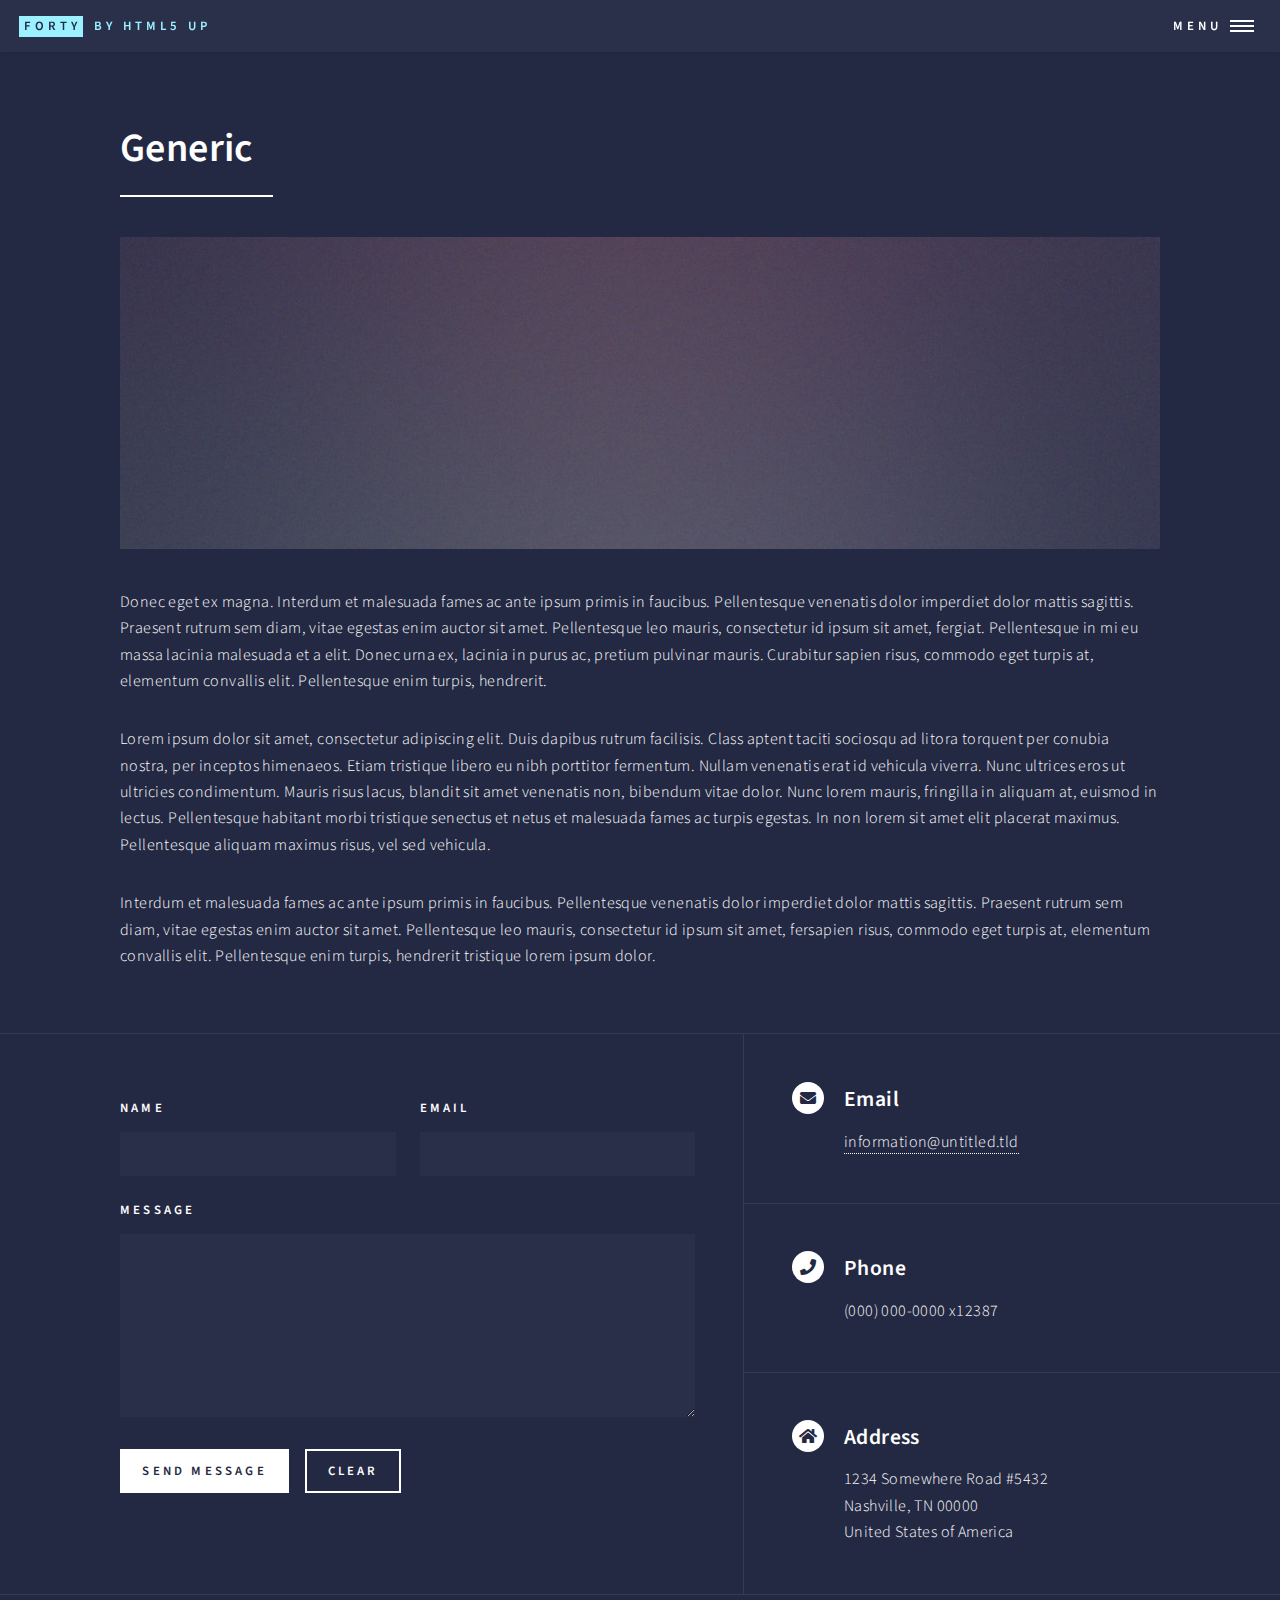
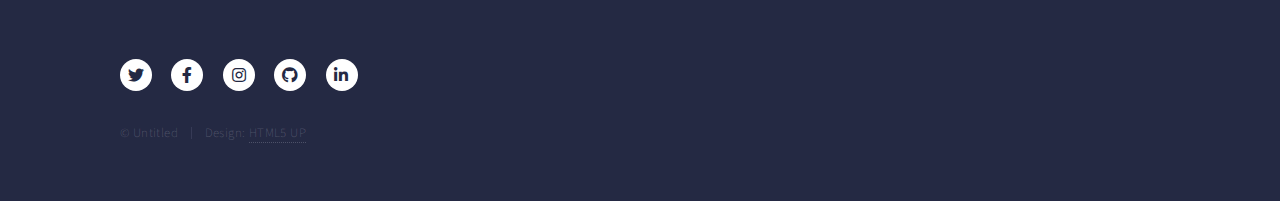
<file: generic.html>
<!DOCTYPE HTML>
<!--
	Forty by HTML5 UP
	html5up.net | @ajlkn
	Free for personal and commercial use under the CCA 3.0 license (html5up.net/license)
-->
<html>
	<head>
		<title>Generic - Forty by HTML5 UP</title>
		<meta charset="utf-8" />
		<meta name="viewport" content="width=device-width, initial-scale=1, user-scalable=no" />
		<link rel="stylesheet" href="assets/css/main.css" />
		<noscript><link rel="stylesheet" href="assets/css/noscript.css" /></noscript>
	</head>
	<body class="is-preload">

		<!-- Wrapper -->
			<div id="wrapper">

				<!-- Header -->
					<header id="header">
						<a href="index.html" class="logo"><strong>Forty</strong> <span>by HTML5 UP</span></a>
						<nav>
							<a href="#menu">Menu</a>
						</nav>
					</header>

				<!-- Menu -->
					<nav id="menu">
						<ul class="links">
							<li><a href="index.html">Home</a></li>
							<li><a href="landing.html">Landing</a></li>
							<li><a href="generic.html">Generic</a></li>
							<li><a href="elements.html">Elements</a></li>
						</ul>
						<ul class="actions stacked">
							<li><a href="#" class="button primary fit">Get Started</a></li>
							<li><a href="#" class="button fit">Log In</a></li>
						</ul>
					</nav>

				<!-- Main -->
					<div id="main" class="alt">

						<!-- One -->
							<section id="one">
								<div class="inner">
									<header class="major">
										<h1>Generic</h1>
									</header>
									<span class="image main"><img src="images/pic11.jpg" alt="" /></span>
									<p>Donec eget ex magna. Interdum et malesuada fames ac ante ipsum primis in faucibus. Pellentesque venenatis dolor imperdiet dolor mattis sagittis. Praesent rutrum sem diam, vitae egestas enim auctor sit amet. Pellentesque leo mauris, consectetur id ipsum sit amet, fergiat. Pellentesque in mi eu massa lacinia malesuada et a elit. Donec urna ex, lacinia in purus ac, pretium pulvinar mauris. Curabitur sapien risus, commodo eget turpis at, elementum convallis elit. Pellentesque enim turpis, hendrerit.</p>
									<p>Lorem ipsum dolor sit amet, consectetur adipiscing elit. Duis dapibus rutrum facilisis. Class aptent taciti sociosqu ad litora torquent per conubia nostra, per inceptos himenaeos. Etiam tristique libero eu nibh porttitor fermentum. Nullam venenatis erat id vehicula viverra. Nunc ultrices eros ut ultricies condimentum. Mauris risus lacus, blandit sit amet venenatis non, bibendum vitae dolor. Nunc lorem mauris, fringilla in aliquam at, euismod in lectus. Pellentesque habitant morbi tristique senectus et netus et malesuada fames ac turpis egestas. In non lorem sit amet elit placerat maximus. Pellentesque aliquam maximus risus, vel sed vehicula.</p>
									<p>Interdum et malesuada fames ac ante ipsum primis in faucibus. Pellentesque venenatis dolor imperdiet dolor mattis sagittis. Praesent rutrum sem diam, vitae egestas enim auctor sit amet. Pellentesque leo mauris, consectetur id ipsum sit amet, fersapien risus, commodo eget turpis at, elementum convallis elit. Pellentesque enim turpis, hendrerit tristique lorem ipsum dolor.</p>
								</div>
							</section>

					</div>

				<!-- Contact -->
					<section id="contact">
						<div class="inner">
							<section>
								<form method="post" action="#">
									<div class="fields">
										<div class="field half">
											<label for="name">Name</label>
											<input type="text" name="name" id="name" />
										</div>
										<div class="field half">
											<label for="email">Email</label>
											<input type="text" name="email" id="email" />
										</div>
										<div class="field">
											<label for="message">Message</label>
											<textarea name="message" id="message" rows="6"></textarea>
										</div>
									</div>
									<ul class="actions">
										<li><input type="submit" value="Send Message" class="primary" /></li>
										<li><input type="reset" value="Clear" /></li>
									</ul>
								</form>
							</section>
							<section class="split">
								<section>
									<div class="contact-method">
										<span class="icon solid alt fa-envelope"></span>
										<h3>Email</h3>
										<a href="#">information@untitled.tld</a>
									</div>
								</section>
								<section>
									<div class="contact-method">
										<span class="icon solid alt fa-phone"></span>
										<h3>Phone</h3>
										<span>(000) 000-0000 x12387</span>
									</div>
								</section>
								<section>
									<div class="contact-method">
										<span class="icon solid alt fa-home"></span>
										<h3>Address</h3>
										<span>1234 Somewhere Road #5432<br />
										Nashville, TN 00000<br />
										United States of America</span>
									</div>
								</section>
							</section>
						</div>
					</section>

				<!-- Footer -->
					<footer id="footer">
						<div class="inner">
							<ul class="icons">
								<li><a href="#" class="icon brands alt fa-twitter"><span class="label">Twitter</span></a></li>
								<li><a href="#" class="icon brands alt fa-facebook-f"><span class="label">Facebook</span></a></li>
								<li><a href="#" class="icon brands alt fa-instagram"><span class="label">Instagram</span></a></li>
								<li><a href="#" class="icon brands alt fa-github"><span class="label">GitHub</span></a></li>
								<li><a href="#" class="icon brands alt fa-linkedin-in"><span class="label">LinkedIn</span></a></li>
							</ul>
							<ul class="copyright">
								<li>&copy; Untitled</li><li>Design: <a href="https://html5up.net">HTML5 UP</a></li>
							</ul>
						</div>
					</footer>

			</div>

		<!-- Scripts -->
			<script src="assets/js/jquery.min.js"></script>
			<script src="assets/js/jquery.scrolly.min.js"></script>
			<script src="assets/js/jquery.scrollex.min.js"></script>
			<script src="assets/js/browser.min.js"></script>
			<script src="assets/js/breakpoints.min.js"></script>
			<script src="assets/js/util.js"></script>
			<script src="assets/js/main.js"></script>

	</body>
</html>
</file>
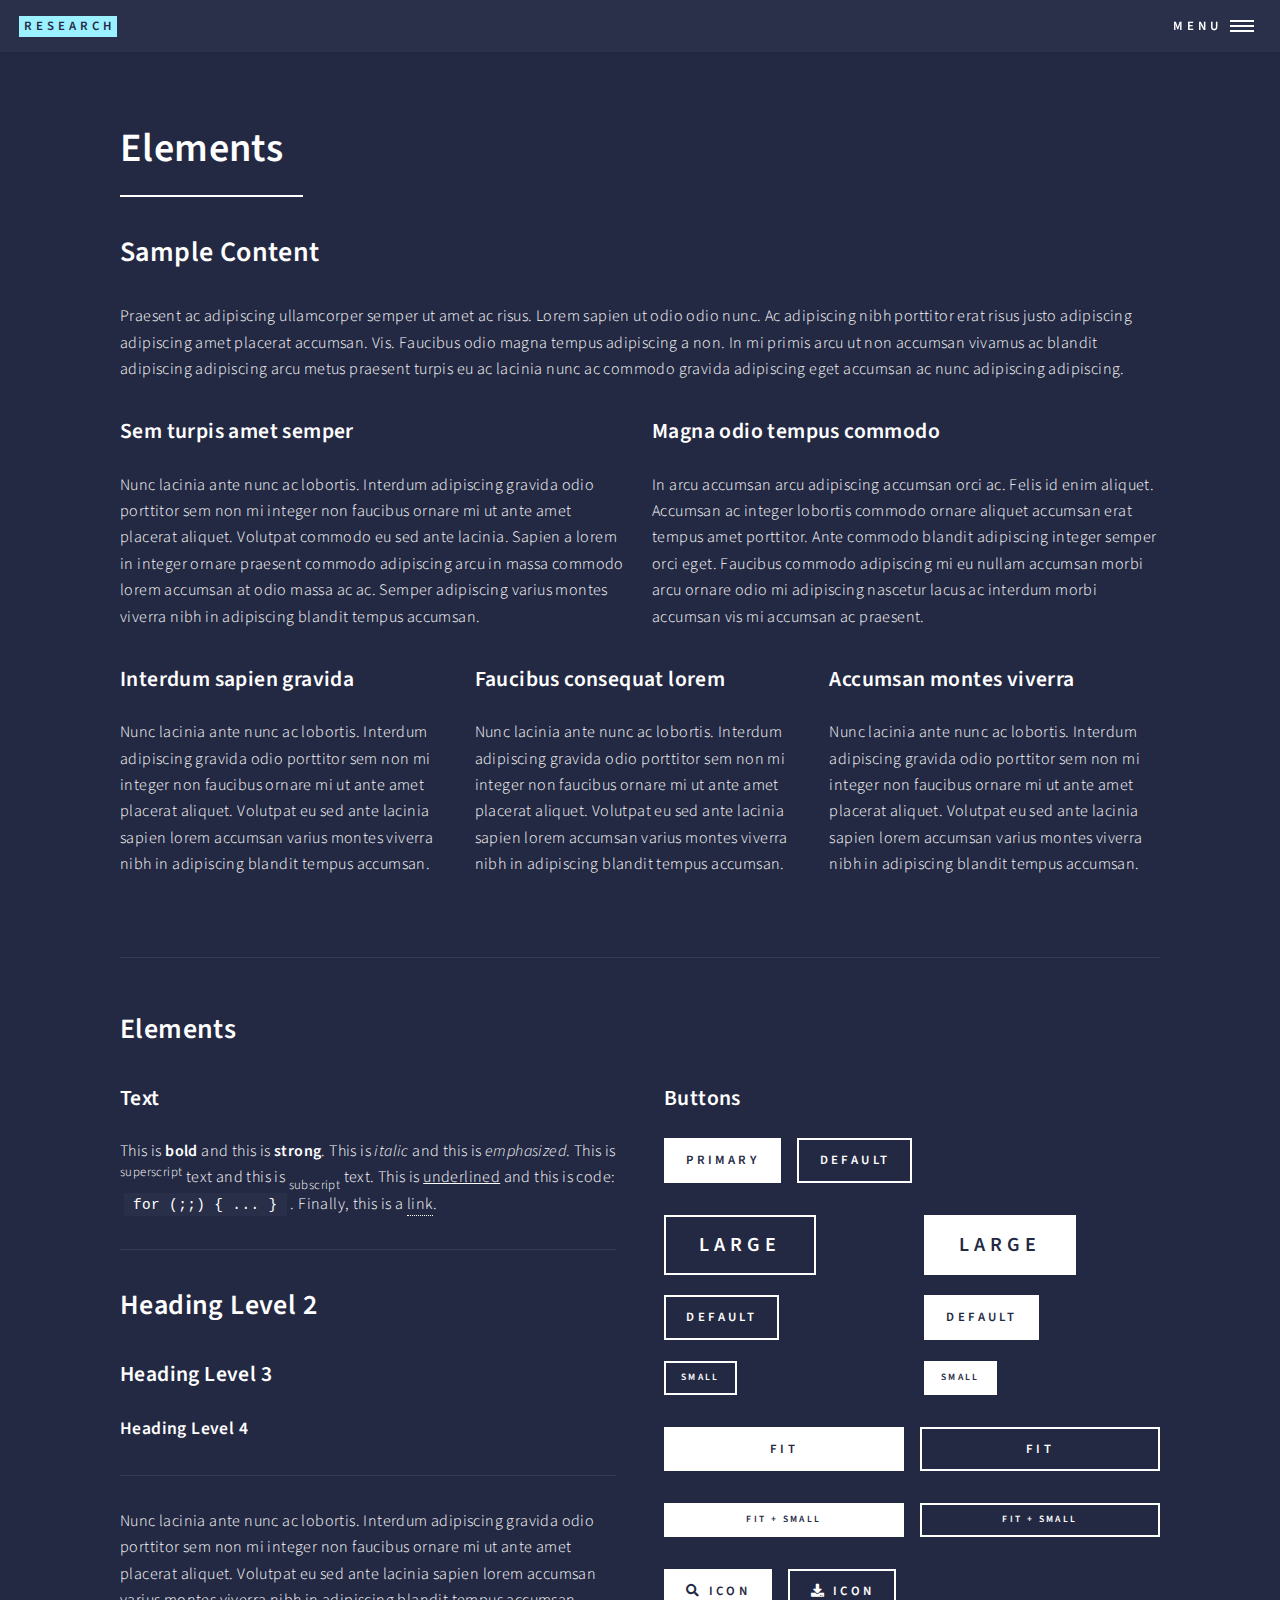
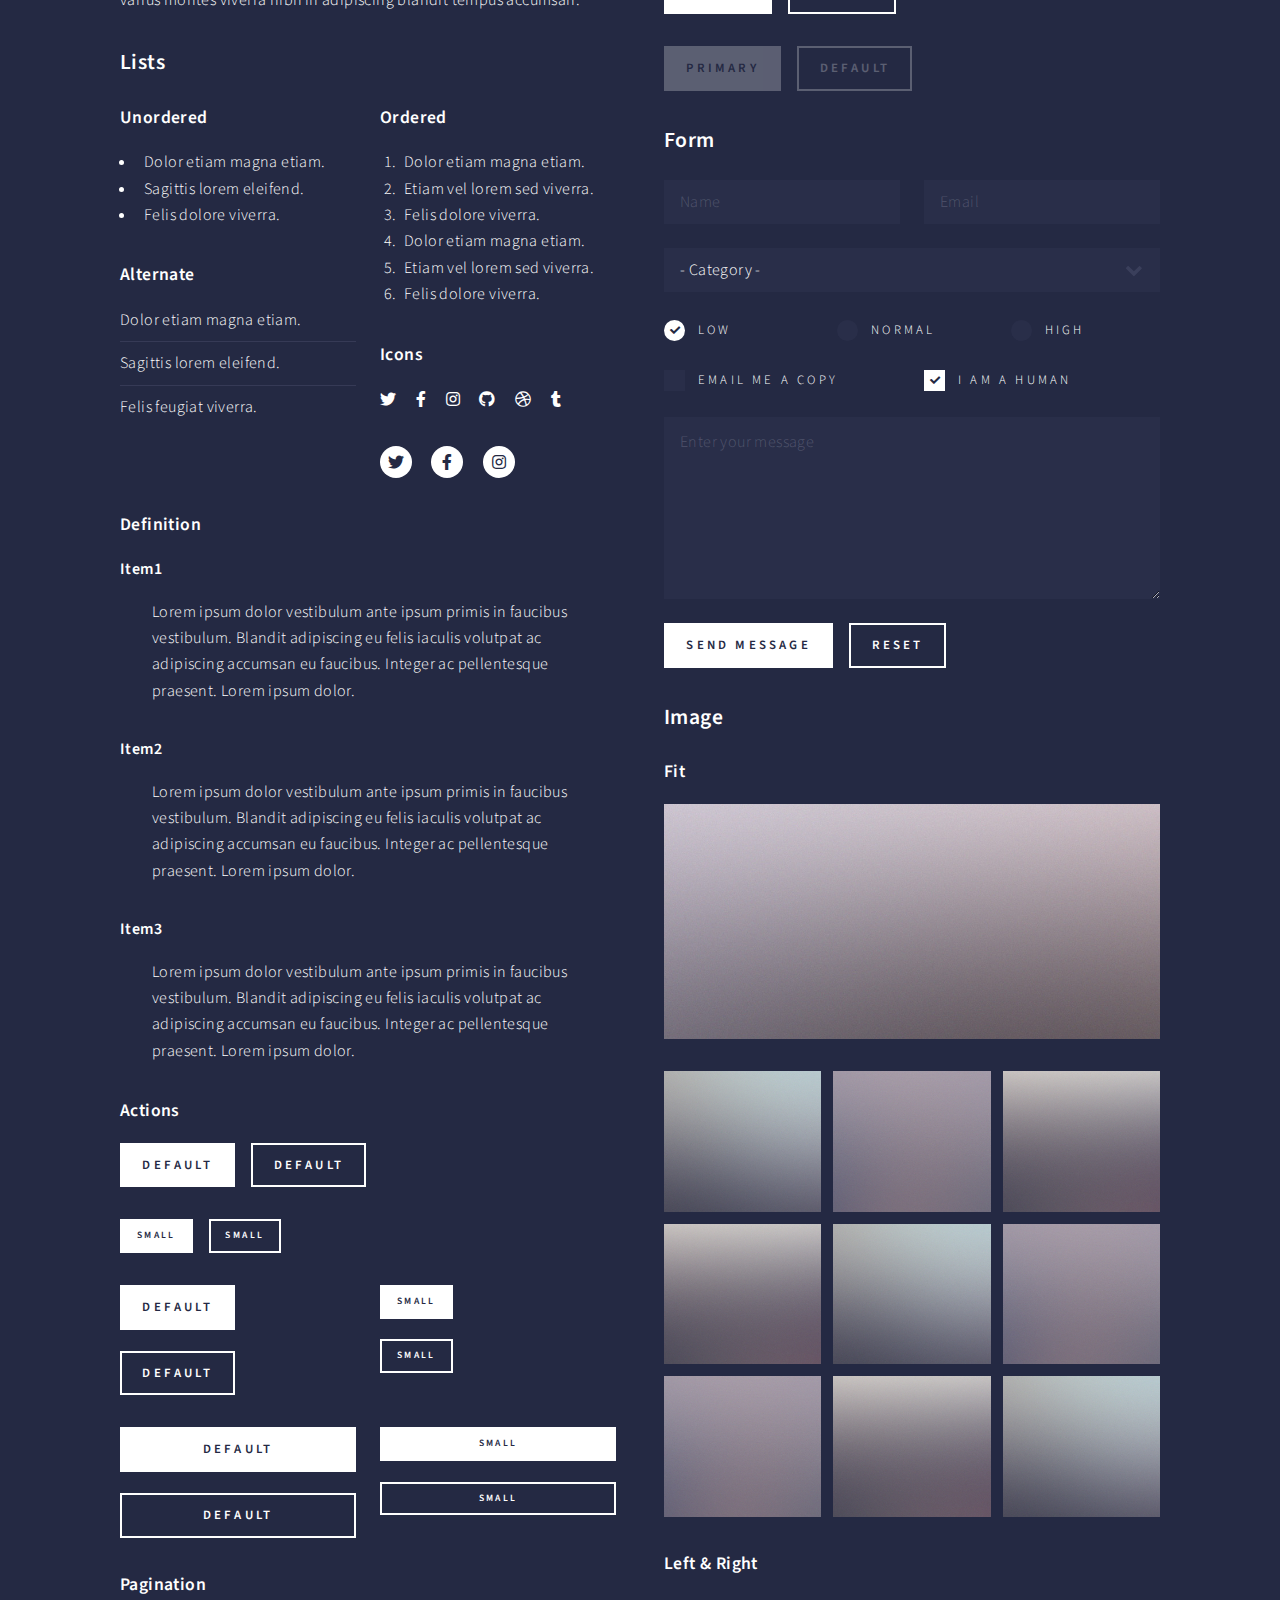
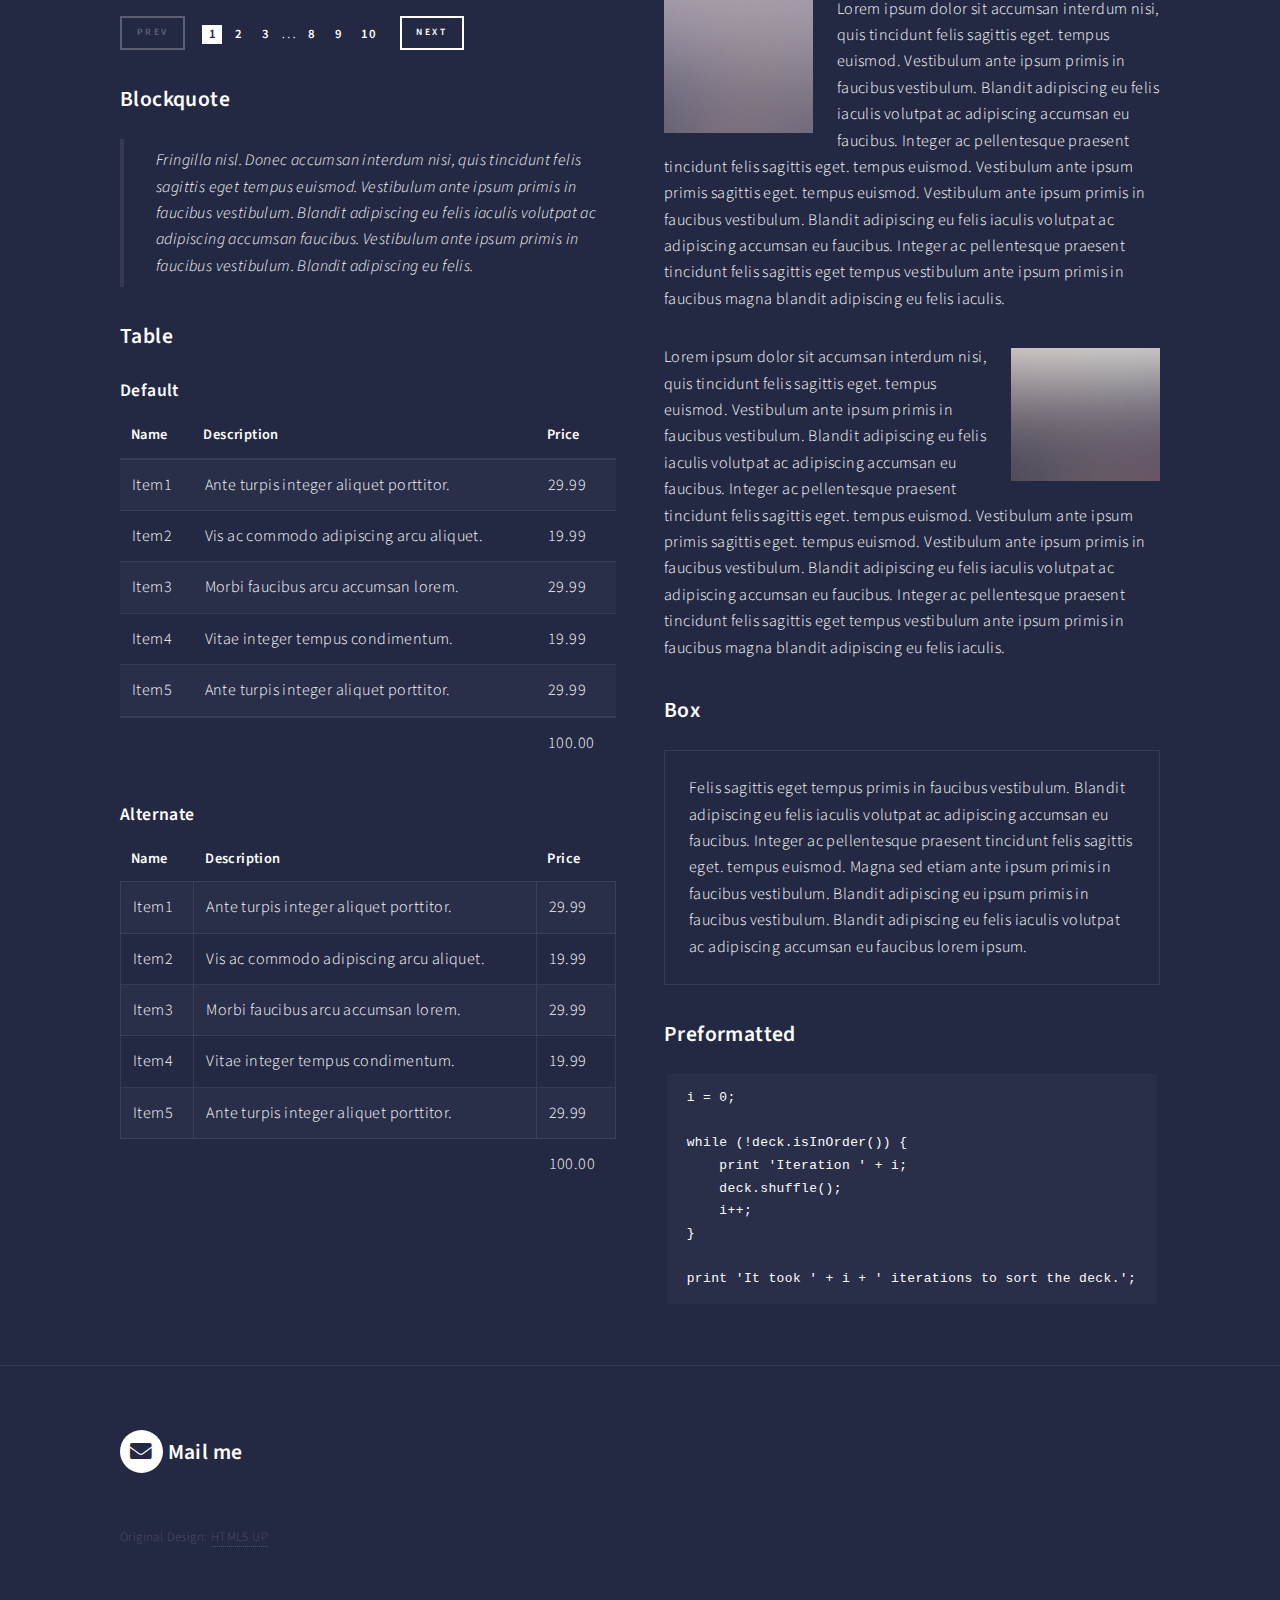
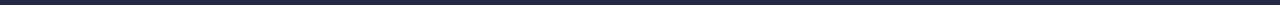
<file: research_example.html>
<!DOCTYPE HTML>
<!--
	Forty by HTML5 UP
	html5up.net | @ajlkn
	Free for personal and commercial use under the CCA 3.0 license (html5up.net/license)
-->
<html>
	<head>
		<title>Scherzo - Research</title>
		<meta charset="utf-8" />
		<meta name="viewport" content="width=device-width, initial-scale=1, user-scalable=no" />
		<link rel="stylesheet" href="assets/css/main.css" />
		<noscript><link rel="stylesheet" href="assets/css/noscript.css" /></noscript>
	</head>
	<body class="is-preload">

		<!-- Wrapper -->
			<div id="wrapper">

				<!-- Header -->
					<header id="header">
						<a class="logo"><strong>Research</strong></a>
						<nav>
							<a href="#menu">Menu</a>
						</nav>
					</header>

				<!-- Menu -->
					<nav id="menu">
						<ul class="links">
							<li><a href="index.html">Home</a></li>
							<li><a href="about.html">About</a></li>
							<li><a href="study.html">Study</a></li>
							<li><a href="research.html">Research</a></li>
							<li><a href="blog.html">Blog</a></li>
							<!--<li><a href="#" class="button fit">简体中文</a></li>-->
						</ul>
					</nav>

				<!-- Main -->
					<div id="main" class="alt">

						<!-- One -->
							<section id="one">
								<div class="inner">
									<header class="major">
										<h1>Elements</h1>
									</header>

									<!-- Content -->
										<h2 id="content">Sample Content</h2>
										<p>Praesent ac adipiscing ullamcorper semper ut amet ac risus. Lorem sapien ut odio odio nunc. Ac adipiscing nibh porttitor erat risus justo adipiscing adipiscing amet placerat accumsan. Vis. Faucibus odio magna tempus adipiscing a non. In mi primis arcu ut non accumsan vivamus ac blandit adipiscing adipiscing arcu metus praesent turpis eu ac lacinia nunc ac commodo gravida adipiscing eget accumsan ac nunc adipiscing adipiscing.</p>
										<div class="row">
											<div class="col-6 col-12-small">
												<h3>Sem turpis amet semper</h3>
												<p>Nunc lacinia ante nunc ac lobortis. Interdum adipiscing gravida odio porttitor sem non mi integer non faucibus ornare mi ut ante amet placerat aliquet. Volutpat commodo eu sed ante lacinia. Sapien a lorem in integer ornare praesent commodo adipiscing arcu in massa commodo lorem accumsan at odio massa ac ac. Semper adipiscing varius montes viverra nibh in adipiscing blandit tempus accumsan.</p>
											</div>
											<div class="col-6 col-12-small">
												<h3>Magna odio tempus commodo</h3>
												<p>In arcu accumsan arcu adipiscing accumsan orci ac. Felis id enim aliquet. Accumsan ac integer lobortis commodo ornare aliquet accumsan erat tempus amet porttitor. Ante commodo blandit adipiscing integer semper orci eget. Faucibus commodo adipiscing mi eu nullam accumsan morbi arcu ornare odio mi adipiscing nascetur lacus ac interdum morbi accumsan vis mi accumsan ac praesent.</p>
											</div>
											<!-- Break -->
											<div class="col-4 col-12-medium">
												<h3>Interdum sapien gravida</h3>
												<p>Nunc lacinia ante nunc ac lobortis. Interdum adipiscing gravida odio porttitor sem non mi integer non faucibus ornare mi ut ante amet placerat aliquet. Volutpat eu sed ante lacinia sapien lorem accumsan varius montes viverra nibh in adipiscing blandit tempus accumsan.</p>
											</div>
											<div class="col-4 col-12-medium">
												<h3>Faucibus consequat lorem</h3>
												<p>Nunc lacinia ante nunc ac lobortis. Interdum adipiscing gravida odio porttitor sem non mi integer non faucibus ornare mi ut ante amet placerat aliquet. Volutpat eu sed ante lacinia sapien lorem accumsan varius montes viverra nibh in adipiscing blandit tempus accumsan.</p>
											</div>
											<div class="col-4 col-12-medium">
												<h3>Accumsan montes viverra</h3>
												<p>Nunc lacinia ante nunc ac lobortis. Interdum adipiscing gravida odio porttitor sem non mi integer non faucibus ornare mi ut ante amet placerat aliquet. Volutpat eu sed ante lacinia sapien lorem accumsan varius montes viverra nibh in adipiscing blandit tempus accumsan.</p>
											</div>
										</div>

									<hr class="major" />

									<!-- Elements -->
										<h2 id="elements">Elements</h2>
										<div class="row gtr-200">
											<div class="col-6 col-12-medium">

												<!-- Text stuff -->
													<h3>Text</h3>
													<p>This is <b>bold</b> and this is <strong>strong</strong>. This is <i>italic</i> and this is <em>emphasized</em>.
													This is <sup>superscript</sup> text and this is <sub>subscript</sub> text.
													This is <u>underlined</u> and this is code: <code>for (;;) { ... }</code>.
													Finally, this is a <a href="#">link</a>.</p>
													<hr />
													<h2>Heading Level 2</h2>
													<h3>Heading Level 3</h3>
													<h4>Heading Level 4</h4>
													<hr />
													<p>Nunc lacinia ante nunc ac lobortis. Interdum adipiscing gravida odio porttitor sem non mi integer non faucibus ornare mi ut ante amet placerat aliquet. Volutpat eu sed ante lacinia sapien lorem accumsan varius montes viverra nibh in adipiscing blandit tempus accumsan.</p>

												<!-- Lists -->
													<h3>Lists</h3>
													<div class="row">
														<div class="col-6 col-12-small">

															<h4>Unordered</h4>
															<ul>
																<li>Dolor etiam magna etiam.</li>
																<li>Sagittis lorem eleifend.</li>
																<li>Felis dolore viverra.</li>
															</ul>

															<h4>Alternate</h4>
															<ul class="alt">
																<li>Dolor etiam magna etiam.</li>
																<li>Sagittis lorem eleifend.</li>
																<li>Felis feugiat viverra.</li>
															</ul>

														</div>
														<div class="col-6 col-12-small">

															<h4>Ordered</h4>
															<ol>
																<li>Dolor etiam magna etiam.</li>
																<li>Etiam vel lorem sed viverra.</li>
																<li>Felis dolore viverra.</li>
																<li>Dolor etiam magna etiam.</li>
																<li>Etiam vel lorem sed viverra.</li>
																<li>Felis dolore viverra.</li>
															</ol>

															<h4>Icons</h4>
															<ul class="icons">
																<li><a href="#" class="icon brands fa-twitter"><span class="label">Twitter</span></a></li>
																<li><a href="#" class="icon brands fa-facebook-f"><span class="label">Facebook</span></a></li>
																<li><a href="#" class="icon brands fa-instagram"><span class="label">Instagram</span></a></li>
																<li><a href="#" class="icon brands fa-github"><span class="label">Github</span></a></li>
																<li><a href="#" class="icon brands fa-dribbble"><span class="label">Dribbble</span></a></li>
																<li><a href="#" class="icon brands fa-tumblr"><span class="label">Tumblr</span></a></li>
															</ul>
															<ul class="icons">
																<li><a href="#" class="icon brands alt fa-twitter"><span class="label">Twitter</span></a></li>
																<li><a href="#" class="icon brands alt fa-facebook-f"><span class="label">Facebook</span></a></li>
																<li><a href="#" class="icon brands alt fa-instagram"><span class="label">Instagram</span></a></li>
															</ul>

														</div>
													</div>
													<h4>Definition</h4>
													<dl>
														<dt>Item1</dt>
														<dd>
															<p>Lorem ipsum dolor vestibulum ante ipsum primis in faucibus vestibulum. Blandit adipiscing eu felis iaculis volutpat ac adipiscing accumsan eu faucibus. Integer ac pellentesque praesent. Lorem ipsum dolor.</p>
														</dd>
														<dt>Item2</dt>
														<dd>
															<p>Lorem ipsum dolor vestibulum ante ipsum primis in faucibus vestibulum. Blandit adipiscing eu felis iaculis volutpat ac adipiscing accumsan eu faucibus. Integer ac pellentesque praesent. Lorem ipsum dolor.</p>
														</dd>
														<dt>Item3</dt>
														<dd>
															<p>Lorem ipsum dolor vestibulum ante ipsum primis in faucibus vestibulum. Blandit adipiscing eu felis iaculis volutpat ac adipiscing accumsan eu faucibus. Integer ac pellentesque praesent. Lorem ipsum dolor.</p>
														</dd>
													</dl>

													<h4>Actions</h4>
													<ul class="actions">
														<li><a href="#" class="button primary">Default</a></li>
														<li><a href="#" class="button">Default</a></li>
													</ul>
													<ul class="actions small">
														<li><a href="#" class="button primary small">Small</a></li>
														<li><a href="#" class="button small">Small</a></li>
													</ul>
													<div class="row">
														<div class="col-6 col-12-small">
															<ul class="actions stacked">
																<li><a href="#" class="button primary">Default</a></li>
																<li><a href="#" class="button">Default</a></li>
															</ul>
														</div>
														<div class="col-6 col-12-small">
															<ul class="actions stacked">
																<li><a href="#" class="button primary small">Small</a></li>
																<li><a href="#" class="button small">Small</a></li>
															</ul>
														</div>
														<div class="col-6 col-12-small">
															<ul class="actions stacked">
																<li><a href="#" class="button primary fit">Default</a></li>
																<li><a href="#" class="button fit">Default</a></li>
															</ul>
														</div>
														<div class="col-6 col-12-small">
															<ul class="actions stacked">
																<li><a href="#" class="button primary small fit">Small</a></li>
																<li><a href="#" class="button small fit">Small</a></li>
															</ul>
														</div>
													</div>

													<h4>Pagination</h4>
													<ul class="pagination">
														<li><span class="button small disabled">Prev</span></li>
														<li><a href="#" class="page active">1</a></li>
														<li><a href="#" class="page">2</a></li>
														<li><a href="#" class="page">3</a></li>
														<li><span>&hellip;</span></li>
														<li><a href="#" class="page">8</a></li>
														<li><a href="#" class="page">9</a></li>
														<li><a href="#" class="page">10</a></li>
														<li><a href="#" class="button small">Next</a></li>
													</ul>

												<!-- Blockquote -->
													<h3>Blockquote</h3>
													<blockquote>Fringilla nisl. Donec accumsan interdum nisi, quis tincidunt felis sagittis eget tempus euismod. Vestibulum ante ipsum primis in faucibus vestibulum. Blandit adipiscing eu felis iaculis volutpat ac adipiscing accumsan faucibus. Vestibulum ante ipsum primis in faucibus vestibulum. Blandit adipiscing eu felis.</blockquote>

												<!-- Table -->
													<h3>Table</h3>

													<h4>Default</h4>
													<div class="table-wrapper">
														<table>
															<thead>
																<tr>
																	<th>Name</th>
																	<th>Description</th>
																	<th>Price</th>
																</tr>
															</thead>
															<tbody>
																<tr>
																	<td>Item1</td>
																	<td>Ante turpis integer aliquet porttitor.</td>
																	<td>29.99</td>
																</tr>
																<tr>
																	<td>Item2</td>
																	<td>Vis ac commodo adipiscing arcu aliquet.</td>
																	<td>19.99</td>
																</tr>
																<tr>
																	<td>Item3</td>
																	<td> Morbi faucibus arcu accumsan lorem.</td>
																	<td>29.99</td>
																</tr>
																<tr>
																	<td>Item4</td>
																	<td>Vitae integer tempus condimentum.</td>
																	<td>19.99</td>
																</tr>
																<tr>
																	<td>Item5</td>
																	<td>Ante turpis integer aliquet porttitor.</td>
																	<td>29.99</td>
																</tr>
															</tbody>
															<tfoot>
																<tr>
																	<td colspan="2"></td>
																	<td>100.00</td>
																</tr>
															</tfoot>
														</table>
													</div>

													<h4>Alternate</h4>
													<div class="table-wrapper">
														<table class="alt">
															<thead>
																<tr>
																	<th>Name</th>
																	<th>Description</th>
																	<th>Price</th>
																</tr>
															</thead>
															<tbody>
																<tr>
																	<td>Item1</td>
																	<td>Ante turpis integer aliquet porttitor.</td>
																	<td>29.99</td>
																</tr>
																<tr>
																	<td>Item2</td>
																	<td>Vis ac commodo adipiscing arcu aliquet.</td>
																	<td>19.99</td>
																</tr>
																<tr>
																	<td>Item3</td>
																	<td> Morbi faucibus arcu accumsan lorem.</td>
																	<td>29.99</td>
																</tr>
																<tr>
																	<td>Item4</td>
																	<td>Vitae integer tempus condimentum.</td>
																	<td>19.99</td>
																</tr>
																<tr>
																	<td>Item5</td>
																	<td>Ante turpis integer aliquet porttitor.</td>
																	<td>29.99</td>
																</tr>
															</tbody>
															<tfoot>
																<tr>
																	<td colspan="2"></td>
																	<td>100.00</td>
																</tr>
															</tfoot>
														</table>
													</div>

											</div>
											<div class="col-6 col-12-medium">

												<!-- Buttons -->
													<h3>Buttons</h3>
													<ul class="actions">
														<li><a href="#" class="button primary">Primary</a></li>
														<li><a href="#" class="button">Default</a></li>
													</ul>
													<div class="row">
														<div class="col-6 col-12-xsmall">
															<ul class="actions stacked">
																<li><a href="#" class="button large">Large</a></li>
																<li><a href="#" class="button">Default</a></li>
																<li><a href="#" class="button small">Small</a></li>
															</ul>
														</div>
														<div class="col-6 col-12-xsmall">
															<ul class="actions stacked">
																<li><a href="#" class="button primary large">Large</a></li>
																<li><a href="#" class="button primary">Default</a></li>
																<li><a href="#" class="button primary small">Small</a></li>
															</ul>
														</div>
													</div>
													<ul class="actions fit">
														<li><a href="#" class="button primary fit">Fit</a></li>
														<li><a href="#" class="button fit">Fit</a></li>
													</ul>
													<ul class="actions fit small">
														<li><a href="#" class="button primary fit small">Fit + Small</a></li>
														<li><a href="#" class="button fit small">Fit + Small</a></li>
													</ul>
													<ul class="actions">
														<li><a href="#" class="button primary icon solid fa-search">Icon</a></li>
														<li><a href="#" class="button icon solid fa-download">Icon</a></li>
													</ul>
													<ul class="actions">
														<li><span class="button primary disabled">Primary</span></li>
														<li><span class="button disabled">Default</span></li>
													</ul>

												<!-- Form -->
													<h3>Form</h3>

													<form method="post" action="#">
														<div class="row gtr-uniform">
															<div class="col-6 col-12-xsmall">
																<input type="text" name="demo-name" id="demo-name" value="" placeholder="Name" />
															</div>
															<div class="col-6 col-12-xsmall">
																<input type="email" name="demo-email" id="demo-email" value="" placeholder="Email" />
															</div>
															<!-- Break -->
															<div class="col-12">
																<select name="demo-category" id="demo-category">
																	<option value="">- Category -</option>
																	<option value="1">Manufacturing</option>
																	<option value="1">Shipping</option>
																	<option value="1">Administration</option>
																	<option value="1">Human Resources</option>
																</select>
															</div>
															<!-- Break -->
															<div class="col-4 col-12-small">
																<input type="radio" id="demo-priority-low" name="demo-priority" checked>
																<label for="demo-priority-low">Low</label>
															</div>
															<div class="col-4 col-12-small">
																<input type="radio" id="demo-priority-normal" name="demo-priority">
																<label for="demo-priority-normal">Normal</label>
															</div>
															<div class="col-4 col-12-small">
																<input type="radio" id="demo-priority-high" name="demo-priority">
																<label for="demo-priority-high">High</label>
															</div>
															<!-- Break -->
															<div class="col-6 col-12-small">
																<input type="checkbox" id="demo-copy" name="demo-copy">
																<label for="demo-copy">Email me a copy</label>
															</div>
															<div class="col-6 col-12-small">
																<input type="checkbox" id="demo-human" name="demo-human" checked>
																<label for="demo-human">I am a human</label>
															</div>
															<!-- Break -->
															<div class="col-12">
																<textarea name="demo-message" id="demo-message" placeholder="Enter your message" rows="6"></textarea>
															</div>
															<!-- Break -->
															<div class="col-12">
																<ul class="actions">
																	<li><input type="submit" value="Send Message" class="primary" /></li>
																	<li><input type="reset" value="Reset" /></li>
																</ul>
															</div>
														</div>
													</form>

												<!-- Image -->
													<h3>Image</h3>

													<h4>Fit</h4>
													<span class="image fit"><img src="images/pic03.jpg" alt="" /></span>
													<div class="box alt">
														<div class="row gtr-50 gtr-uniform">
															<div class="col-4"><span class="image fit"><img src="images/pic08.jpg" alt="" /></span></div>
															<div class="col-4"><span class="image fit"><img src="images/pic09.jpg" alt="" /></span></div>
															<div class="col-4"><span class="image fit"><img src="images/pic10.jpg" alt="" /></span></div>
															<!-- Break -->
															<div class="col-4"><span class="image fit"><img src="images/pic10.jpg" alt="" /></span></div>
															<div class="col-4"><span class="image fit"><img src="images/pic08.jpg" alt="" /></span></div>
															<div class="col-4"><span class="image fit"><img src="images/pic09.jpg" alt="" /></span></div>
															<!-- Break -->
															<div class="col-4"><span class="image fit"><img src="images/pic09.jpg" alt="" /></span></div>
															<div class="col-4"><span class="image fit"><img src="images/pic10.jpg" alt="" /></span></div>
															<div class="col-4"><span class="image fit"><img src="images/pic08.jpg" alt="" /></span></div>
														</div>
													</div>

													<h4>Left &amp; Right</h4>
													<p><span class="image left"><img src="images/pic09.jpg" alt="" /></span>Lorem ipsum dolor sit accumsan interdum nisi, quis tincidunt felis sagittis eget. tempus euismod. Vestibulum ante ipsum primis in faucibus vestibulum. Blandit adipiscing eu felis iaculis volutpat ac adipiscing accumsan eu faucibus. Integer ac pellentesque praesent tincidunt felis sagittis eget. tempus euismod. Vestibulum ante ipsum primis sagittis eget. tempus euismod. Vestibulum ante ipsum primis in faucibus vestibulum. Blandit adipiscing eu felis iaculis volutpat ac adipiscing accumsan eu faucibus. Integer ac pellentesque praesent tincidunt felis sagittis eget tempus vestibulum ante ipsum primis in faucibus magna blandit adipiscing eu felis iaculis.</p>
													<p><span class="image right"><img src="images/pic10.jpg" alt="" /></span>Lorem ipsum dolor sit accumsan interdum nisi, quis tincidunt felis sagittis eget. tempus euismod. Vestibulum ante ipsum primis in faucibus vestibulum. Blandit adipiscing eu felis iaculis volutpat ac adipiscing accumsan eu faucibus. Integer ac pellentesque praesent tincidunt felis sagittis eget. tempus euismod. Vestibulum ante ipsum primis sagittis eget. tempus euismod. Vestibulum ante ipsum primis in faucibus vestibulum. Blandit adipiscing eu felis iaculis volutpat ac adipiscing accumsan eu faucibus. Integer ac pellentesque praesent tincidunt felis sagittis eget tempus vestibulum ante ipsum primis in faucibus magna blandit adipiscing eu felis iaculis.</p>

												<!-- Box -->
													<h3>Box</h3>
													<div class="box">
														<p>Felis sagittis eget tempus primis in faucibus vestibulum. Blandit adipiscing eu felis iaculis volutpat ac adipiscing accumsan eu faucibus. Integer ac pellentesque praesent tincidunt felis sagittis eget. tempus euismod. Magna sed etiam ante ipsum primis in faucibus vestibulum. Blandit adipiscing eu ipsum primis in faucibus vestibulum. Blandit adipiscing eu felis iaculis volutpat ac adipiscing accumsan eu faucibus lorem ipsum.</p>
													</div>

												<!-- Preformatted Code -->
													<h3>Preformatted</h3>
													<pre><code>i = 0;

while (!deck.isInOrder()) {
    print 'Iteration ' + i;
    deck.shuffle();
    i++;
}

print 'It took ' + i + ' iterations to sort the deck.';
</code></pre>

											</div>
										</div>

								</div>
							</section>

					</div>

				<!-- Footer -->
					<footer id="footer">
						<div class="inner">
							<ul class="icons">
								<!--<li><a href="#" class="icon brands alt fa-twitter"><span class="label">Twitter</span></a></li>
								<li><a href="#" class="icon brands alt fa-facebook-f"><span class="label">Facebook</span></a></li>
								<li><a href="#" class="icon brands alt fa-instagram"><span class="label">Instagram</span></a></li>-->
								<!--<li><a href="#" class="icon brands alt fa-github"><span class="label">GitHub</span></a></li>-->
								<li><h3><a href="mailto:yimingteng02@gmail.com" class="icon solid alt fa-envelope"></a> Mail me</h3></li>
							</ul>
							<ul class="copyright">
								<li>Original Design: <a href="https://html5up.net">HTML5 UP</a></li>
							</ul>
						</div>
					</footer>

			</div>

		<!-- Scripts -->
			<script src="assets/js/jquery.min.js"></script>
			<script src="assets/js/jquery.scrolly.min.js"></script>
			<script src="assets/js/jquery.scrollex.min.js"></script>
			<script src="assets/js/browser.min.js"></script>
			<script src="assets/js/breakpoints.min.js"></script>
			<script src="assets/js/util.js"></script>
			<script src="assets/js/main.js"></script>

	</body>
</html>
</file>
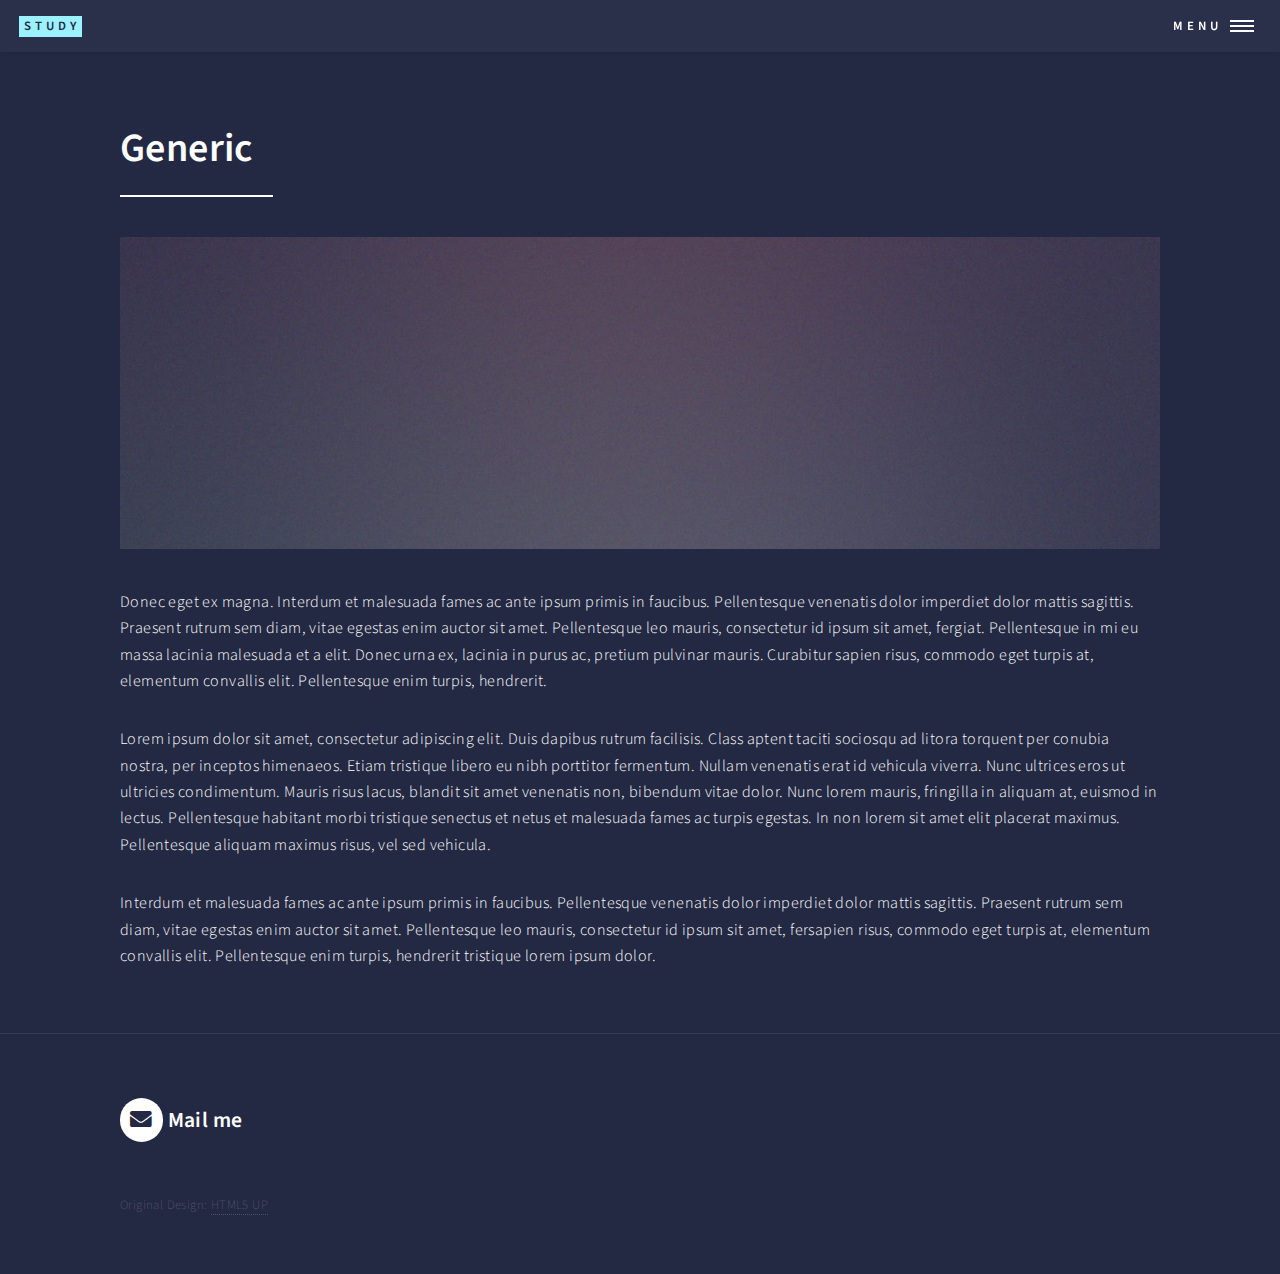
<file: study_example.html>
<!DOCTYPE HTML>
<!--
	Forty by HTML5 UP
	html5up.net | @ajlkn
	Free for personal and commercial use under the CCA 3.0 license (html5up.net/license)
-->
<html>
	<head>
		<title>Scherzo - Study</title>
		<meta charset="utf-8" />
		<meta name="viewport" content="width=device-width, initial-scale=1, user-scalable=no" />
		<link rel="stylesheet" href="assets/css/main.css" />
		<noscript><link rel="stylesheet" href="assets/css/noscript.css" /></noscript>
	</head>
	<body class="is-preload">

		<!-- Wrapper -->
			<div id="wrapper">

				<!-- Header -->
					<header id="header">
						<a class="logo"><strong>Study</strong></a>
						<nav>
							<a href="#menu">Menu</a>
						</nav>
					</header>

				<!-- Menu -->
					<nav id="menu">
						<ul class="links">
							<li><a href="index.html">Home</a></li>
							<li><a href="about.html">About</a></li>
							<li><a href="study.html">Study</a></li>
							<li><a href="research.html">Research</a></li>
							<li><a href="blog.html">Blog</a></li>
							<!--<li><a href="#" class="button fit">简体中文</a></li>-->
						</ul>
					</nav>

				<!-- Main -->
					<div id="main" class="alt">

						<!-- One -->
							<section id="one">
								<div class="inner">
									<header class="major">
										<h1>Generic</h1>
									</header>
									<span class="image main"><img src="images/pic11.jpg" alt="" /></span>
									<p>Donec eget ex magna. Interdum et malesuada fames ac ante ipsum primis in faucibus. Pellentesque venenatis dolor imperdiet dolor mattis sagittis. Praesent rutrum sem diam, vitae egestas enim auctor sit amet. Pellentesque leo mauris, consectetur id ipsum sit amet, fergiat. Pellentesque in mi eu massa lacinia malesuada et a elit. Donec urna ex, lacinia in purus ac, pretium pulvinar mauris. Curabitur sapien risus, commodo eget turpis at, elementum convallis elit. Pellentesque enim turpis, hendrerit.</p>
									<p>Lorem ipsum dolor sit amet, consectetur adipiscing elit. Duis dapibus rutrum facilisis. Class aptent taciti sociosqu ad litora torquent per conubia nostra, per inceptos himenaeos. Etiam tristique libero eu nibh porttitor fermentum. Nullam venenatis erat id vehicula viverra. Nunc ultrices eros ut ultricies condimentum. Mauris risus lacus, blandit sit amet venenatis non, bibendum vitae dolor. Nunc lorem mauris, fringilla in aliquam at, euismod in lectus. Pellentesque habitant morbi tristique senectus et netus et malesuada fames ac turpis egestas. In non lorem sit amet elit placerat maximus. Pellentesque aliquam maximus risus, vel sed vehicula.</p>
									<p>Interdum et malesuada fames ac ante ipsum primis in faucibus. Pellentesque venenatis dolor imperdiet dolor mattis sagittis. Praesent rutrum sem diam, vitae egestas enim auctor sit amet. Pellentesque leo mauris, consectetur id ipsum sit amet, fersapien risus, commodo eget turpis at, elementum convallis elit. Pellentesque enim turpis, hendrerit tristique lorem ipsum dolor.</p>
								</div>
							</section>

					</div>

				<!-- Footer -->
					<footer id="footer">
						<div class="inner">
							<ul class="icons">
								<!--<li><a href="#" class="icon brands alt fa-twitter"><span class="label">Twitter</span></a></li>
								<li><a href="#" class="icon brands alt fa-facebook-f"><span class="label">Facebook</span></a></li>
								<li><a href="#" class="icon brands alt fa-instagram"><span class="label">Instagram</span></a></li>-->
								<!--<li><a href="#" class="icon brands alt fa-github"><span class="label">GitHub</span></a></li>-->
								<li><h3><a href="mailto:yimingteng02@gmail.com" class="icon solid alt fa-envelope"></a> Mail me</h3></li>
							</ul>
							<ul class="copyright">
								<li>Original Design: <a href="https://html5up.net">HTML5 UP</a></li>
							</ul>
						</div>
					</footer>

			</div>

		<!-- Scripts -->
			<script src="assets/js/jquery.min.js"></script>
			<script src="assets/js/jquery.scrolly.min.js"></script>
			<script src="assets/js/jquery.scrollex.min.js"></script>
			<script src="assets/js/browser.min.js"></script>
			<script src="assets/js/breakpoints.min.js"></script>
			<script src="assets/js/util.js"></script>
			<script src="assets/js/main.js"></script>

	</body>
</html>
</file>
<file: assets/css/noscript.css>
/*
	Forty by HTML5 UP
	html5up.net | @ajlkn
	Free for personal and commercial use under the CCA 3.0 license (html5up.net/license)
*/

/* Banner */

	body.is-preload #banner:after {
		opacity: 0.85;
	}

	body.is-preload #banner > .inner {
		-moz-filter: none;
		-webkit-filter: none;
		-ms-filter: none;
		filter: none;
		-moz-transform: none;
		-webkit-transform: none;
		-ms-transform: none;
		transform: none;
		opacity: 1;
	}
</file>
<file: assets/css/main.css>
@import url(fontawesome-all.min.css);
@import url("https://fonts.googleapis.com/css?family=Source+Sans+Pro:300,300italic,600,600italic");

/*
	Forty by HTML5 UP
	html5up.net | @ajlkn
	Free for personal and commercial use under the CCA 3.0 license (html5up.net/license)
*/

html, body, div, span, applet, object,
iframe, h1, h2, h3, h4, h5, h6, p, blockquote,
pre, a, abbr, acronym, address, big, cite,
code, del, dfn, em, img, ins, kbd, q, s, samp,
small, strike, strong, sub, sup, tt, var, b,
u, i, center, dl, dt, dd, ol, ul, li, fieldset,
form, label, legend, table, caption, tbody,
tfoot, thead, tr, th, td, article, aside,
canvas, details, embed, figure, figcaption,
footer, header, hgroup, menu, nav, output, ruby,
section, summary, time, mark, audio, video {
	margin: 0;
	padding: 0;
	border: 0;
	font-size: 100%;
	font: inherit;
	vertical-align: baseline;}

article, aside, details, figcaption, figure,
footer, header, hgroup, menu, nav, section {
	display: block;}

body {
	line-height: 1;
}

ol, ul {
	list-style: none;
}

blockquote, q {
	quotes: none;
}

	blockquote:before, blockquote:after, q:before, q:after {
		content: '';
		content: none;
	}

table {
	border-collapse: collapse;
	border-spacing: 0;
}

body {
	-webkit-text-size-adjust: none;
}

mark {
	background-color: transparent;
	color: inherit;
}

input::-moz-focus-inner {
	border: 0;
	padding: 0;
}

input, select, textarea {
	-moz-appearance: none;
	-webkit-appearance: none;
	-ms-appearance: none;
	appearance: none;
}

/* Basic */

	@-ms-viewport {
		width: device-width;
	}

	body {
		-ms-overflow-style: scrollbar;
	}

	@media screen and (max-width: 480px) {

		html, body {
			min-width: 320px;
		}

	}

	html {
		box-sizing: border-box;
	}

	*, *:before, *:after {
		box-sizing: inherit;
	}

	body {
		background: #242943;
	}

		body.is-preload *, body.is-preload *:before, body.is-preload *:after {
			-moz-animation: none !important;
			-webkit-animation: none !important;
			-ms-animation: none !important;
			animation: none !important;
			-moz-transition: none !important;
			-webkit-transition: none !important;
			-ms-transition: none !important;
			transition: none !important;
		}

/* Type */

	body, input, select, textarea {
		color: #ffffff;
		font-family: "Source Sans Pro", Helvetica, sans-serif;
		font-size: 17pt;
		font-weight: 300;
		letter-spacing: 0.025em;
		line-height: 1.65;
	}

		@media screen and (max-width: 1680px) {

			body, input, select, textarea {
				font-size: 14pt;
			}

		}

		@media screen and (max-width: 1280px) {

			body, input, select, textarea {
				font-size: 12pt;
			}

		}

		@media screen and (max-width: 360px) {

			body, input, select, textarea {
				font-size: 11pt;
			}

		}

	a {
		-moz-transition: color 0.2s ease-in-out, border-bottom-color 0.2s ease-in-out;
		-webkit-transition: color 0.2s ease-in-out, border-bottom-color 0.2s ease-in-out;
		-ms-transition: color 0.2s ease-in-out, border-bottom-color 0.2s ease-in-out;
		transition: color 0.2s ease-in-out, border-bottom-color 0.2s ease-in-out;
		border-bottom: dotted 1px;
		color: inherit;
		text-decoration: none;
	}

		a:hover {
			border-bottom-color: transparent;
			color: #9bf1ff !important;
		}

		a:active {
			color: #53e3fb !important;
		}

	strong, b {
		color: #ffffff;
		font-weight: 600;
	}

	em, i {
		font-style: italic;
	}

	p {
		margin: 0 0 2em 0;
	}

	h1, h2, h3, h4, h5, h6 {
		color: #ffffff;
		font-weight: 600;
		line-height: 1.65;
		margin: 0 0 1em 0;
	}

		h1 a, h2 a, h3 a, h4 a, h5 a, h6 a {
			color: inherit;
			border-bottom: 0;
		}

	h1 {
		font-size: 2.5em;
	}

	h2 {
		font-size: 1.75em;
	}

	h3 {
		font-size: 1.35em;
	}

	h4 {
		font-size: 1.1em;
	}

	h5 {
		font-size: 0.9em;
	}

	h6 {
		font-size: 0.7em;
	}

	@media screen and (max-width: 736px) {

		h1 {
			font-size: 2em;
		}

		h2 {
			font-size: 1.5em;
		}

		h3 {
			font-size: 1.25em;
		}

	}

	sub {
		font-size: 0.8em;
		position: relative;
		top: 0.5em;
	}

	sup {
		font-size: 0.8em;
		position: relative;
		top: -0.5em;
	}

	blockquote {
		border-left: solid 4px rgba(212, 212, 255, 0.1);
		font-style: italic;
		margin: 0 0 2em 0;
		padding: 0.5em 0 0.5em 2em;
	}

	code {
		background: rgba(212, 212, 255, 0.035);
		font-family: "Courier New", monospace;
		font-size: 0.9em;
		margin: 0 0.25em;
		padding: 0.25em 0.65em;
	}

	pre {
		-webkit-overflow-scrolling: touch;
		font-family: "Courier New", monospace;
		font-size: 0.9em;
		margin: 0 0 2em 0;
	}

		pre code {
			display: block;
			line-height: 1.75;
			padding: 1em 1.5em;
			overflow-x: auto;
		}

	hr {
		border: 0;
		border-bottom: solid 1px rgba(212, 212, 255, 0.1);
		margin: 2em 0;
	}

		hr.major {
			margin: 3em 0;
		}

	.align-left {
		text-align: left;
	}

	.align-center {
		text-align: center;
	}

	.align-right {
		text-align: right;
	}

/* Row */

	.row {
		display: flex;
		flex-wrap: wrap;
		box-sizing: border-box;
		align-items: stretch;
	}

		.row > * {
			box-sizing: border-box;
		}

		.row.gtr-uniform > * > :last-child {
			margin-bottom: 0;
		}

		.row.aln-left {
			justify-content: flex-start;
		}

		.row.aln-center {
			justify-content: center;
		}

		.row.aln-right {
			justify-content: flex-end;
		}

		.row.aln-top {
			align-items: flex-start;
		}

		.row.aln-middle {
			align-items: center;
		}

		.row.aln-bottom {
			align-items: flex-end;
		}

		.row > .imp {
			order: -1;
		}

		.row > .col-1 {
			width: 8.33333%;
		}

		.row > .off-1 {
			margin-left: 8.33333%;
		}

		.row > .col-2 {
			width: 16.66667%;
		}

		.row > .off-2 {
			margin-left: 16.66667%;
		}

		.row > .col-3 {
			width: 25%;
		}

		.row > .off-3 {
			margin-left: 25%;
		}

		.row > .col-4 {
			width: 33.33333%;
		}

		.row > .off-4 {
			margin-left: 33.33333%;
		}

		.row > .col-5 {
			width: 41.66667%;
		}

		.row > .off-5 {
			margin-left: 41.66667%;
		}

		.row > .col-6 {
			width: 50%;
		}

		.row > .off-6 {
			margin-left: 50%;
		}

		.row > .col-7 {
			width: 58.33333%;
		}

		.row > .off-7 {
			margin-left: 58.33333%;
		}

		.row > .col-8 {
			width: 66.66667%;
		}

		.row > .off-8 {
			margin-left: 66.66667%;
		}

		.row > .col-9 {
			width: 75%;
		}

		.row > .off-9 {
			margin-left: 75%;
		}

		.row > .col-10 {
			width: 83.33333%;
		}

		.row > .off-10 {
			margin-left: 83.33333%;
		}

		.row > .col-11 {
			width: 91.66667%;
		}

		.row > .off-11 {
			margin-left: 91.66667%;
		}

		.row > .col-12 {
			width: 100%;
		}

		.row > .off-12 {
			margin-left: 100%;
		}

		.row.gtr-0 {
			margin-top: 0;
			margin-left: 0em;
		}

			.row.gtr-0 > * {
				padding: 0 0 0 0em;
			}

			.row.gtr-0.gtr-uniform {
				margin-top: 0em;
			}

				.row.gtr-0.gtr-uniform > * {
					padding-top: 0em;
				}

		.row.gtr-25 {
			margin-top: 0;
			margin-left: -0.5em;
		}

			.row.gtr-25 > * {
				padding: 0 0 0 0.5em;
			}

			.row.gtr-25.gtr-uniform {
				margin-top: -0.5em;
			}

				.row.gtr-25.gtr-uniform > * {
					padding-top: 0.5em;
				}

		.row.gtr-50 {
			margin-top: 0;
			margin-left: -1em;
		}

			.row.gtr-50 > * {
				padding: 0 0 0 1em;
			}

			.row.gtr-50.gtr-uniform {
				margin-top: -1em;
			}

				.row.gtr-50.gtr-uniform > * {
					padding-top: 1em;
				}

		.row {
			margin-top: 0;
			margin-left: -2em;
		}

			.row > * {
				padding: 0 0 0 2em;
			}

			.row.gtr-uniform {
				margin-top: -2em;
			}

				.row.gtr-uniform > * {
					padding-top: 2em;
				}

		.row.gtr-150 {
			margin-top: 0;
			margin-left: -3em;
		}

			.row.gtr-150 > * {
				padding: 0 0 0 3em;
			}

			.row.gtr-150.gtr-uniform {
				margin-top: -3em;
			}

				.row.gtr-150.gtr-uniform > * {
					padding-top: 3em;
				}

		.row.gtr-200 {
			margin-top: 0;
			margin-left: -4em;
		}

			.row.gtr-200 > * {
				padding: 0 0 0 4em;
			}

			.row.gtr-200.gtr-uniform {
				margin-top: -4em;
			}

				.row.gtr-200.gtr-uniform > * {
					padding-top: 4em;
				}

		@media screen and (max-width: 1680px) {

			.row {
				display: flex;
				flex-wrap: wrap;
				box-sizing: border-box;
				align-items: stretch;
			}

				.row > * {
					box-sizing: border-box;
				}

				.row.gtr-uniform > * > :last-child {
					margin-bottom: 0;
				}

				.row.aln-left {
					justify-content: flex-start;
				}

				.row.aln-center {
					justify-content: center;
				}

				.row.aln-right {
					justify-content: flex-end;
				}

				.row.aln-top {
					align-items: flex-start;
				}

				.row.aln-middle {
					align-items: center;
				}

				.row.aln-bottom {
					align-items: flex-end;
				}

				.row > .imp-xlarge {
					order: -1;
				}

				.row > .col-1-xlarge {
					width: 8.33333%;
				}

				.row > .off-1-xlarge {
					margin-left: 8.33333%;
				}

				.row > .col-2-xlarge {
					width: 16.66667%;
				}

				.row > .off-2-xlarge {
					margin-left: 16.66667%;
				}

				.row > .col-3-xlarge {
					width: 25%;
				}

				.row > .off-3-xlarge {
					margin-left: 25%;
				}

				.row > .col-4-xlarge {
					width: 33.33333%;
				}

				.row > .off-4-xlarge {
					margin-left: 33.33333%;
				}

				.row > .col-5-xlarge {
					width: 41.66667%;
				}

				.row > .off-5-xlarge {
					margin-left: 41.66667%;
				}

				.row > .col-6-xlarge {
					width: 50%;
				}

				.row > .off-6-xlarge {
					margin-left: 50%;
				}

				.row > .col-7-xlarge {
					width: 58.33333%;
				}

				.row > .off-7-xlarge {
					margin-left: 58.33333%;
				}

				.row > .col-8-xlarge {
					width: 66.66667%;
				}

				.row > .off-8-xlarge {
					margin-left: 66.66667%;
				}

				.row > .col-9-xlarge {
					width: 75%;
				}

				.row > .off-9-xlarge {
					margin-left: 75%;
				}

				.row > .col-10-xlarge {
					width: 83.33333%;
				}

				.row > .off-10-xlarge {
					margin-left: 83.33333%;
				}

				.row > .col-11-xlarge {
					width: 91.66667%;
				}

				.row > .off-11-xlarge {
					margin-left: 91.66667%;
				}

				.row > .col-12-xlarge {
					width: 100%;
				}

				.row > .off-12-xlarge {
					margin-left: 100%;
				}

				.row.gtr-0 {
					margin-top: 0;
					margin-left: 0em;
				}

					.row.gtr-0 > * {
						padding: 0 0 0 0em;
					}

					.row.gtr-0.gtr-uniform {
						margin-top: 0em;
					}

						.row.gtr-0.gtr-uniform > * {
							padding-top: 0em;
						}

				.row.gtr-25 {
					margin-top: 0;
					margin-left: -0.5em;
				}

					.row.gtr-25 > * {
						padding: 0 0 0 0.5em;
					}

					.row.gtr-25.gtr-uniform {
						margin-top: -0.5em;
					}

						.row.gtr-25.gtr-uniform > * {
							padding-top: 0.5em;
						}

				.row.gtr-50 {
					margin-top: 0;
					margin-left: -1em;
				}

					.row.gtr-50 > * {
						padding: 0 0 0 1em;
					}

					.row.gtr-50.gtr-uniform {
						margin-top: -1em;
					}

						.row.gtr-50.gtr-uniform > * {
							padding-top: 1em;
						}

				.row {
					margin-top: 0;
					margin-left: -2em;
				}

					.row > * {
						padding: 0 0 0 2em;
					}

					.row.gtr-uniform {
						margin-top: -2em;
					}

						.row.gtr-uniform > * {
							padding-top: 2em;
						}

				.row.gtr-150 {
					margin-top: 0;
					margin-left: -3em;
				}

					.row.gtr-150 > * {
						padding: 0 0 0 3em;
					}

					.row.gtr-150.gtr-uniform {
						margin-top: -3em;
					}

						.row.gtr-150.gtr-uniform > * {
							padding-top: 3em;
						}

				.row.gtr-200 {
					margin-top: 0;
					margin-left: -4em;
				}

					.row.gtr-200 > * {
						padding: 0 0 0 4em;
					}

					.row.gtr-200.gtr-uniform {
						margin-top: -4em;
					}

						.row.gtr-200.gtr-uniform > * {
							padding-top: 4em;
						}

		}

		@media screen and (max-width: 1280px) {

			.row {
				display: flex;
				flex-wrap: wrap;
				box-sizing: border-box;
				align-items: stretch;
			}

				.row > * {
					box-sizing: border-box;
				}

				.row.gtr-uniform > * > :last-child {
					margin-bottom: 0;
				}

				.row.aln-left {
					justify-content: flex-start;
				}

				.row.aln-center {
					justify-content: center;
				}

				.row.aln-right {
					justify-content: flex-end;
				}

				.row.aln-top {
					align-items: flex-start;
				}

				.row.aln-middle {
					align-items: center;
				}

				.row.aln-bottom {
					align-items: flex-end;
				}

				.row > .imp-large {
					order: -1;
				}

				.row > .col-1-large {
					width: 8.33333%;
				}

				.row > .off-1-large {
					margin-left: 8.33333%;
				}

				.row > .col-2-large {
					width: 16.66667%;
				}

				.row > .off-2-large {
					margin-left: 16.66667%;
				}

				.row > .col-3-large {
					width: 25%;
				}

				.row > .off-3-large {
					margin-left: 25%;
				}

				.row > .col-4-large {
					width: 33.33333%;
				}

				.row > .off-4-large {
					margin-left: 33.33333%;
				}

				.row > .col-5-large {
					width: 41.66667%;
				}

				.row > .off-5-large {
					margin-left: 41.66667%;
				}

				.row > .col-6-large {
					width: 50%;
				}

				.row > .off-6-large {
					margin-left: 50%;
				}

				.row > .col-7-large {
					width: 58.33333%;
				}

				.row > .off-7-large {
					margin-left: 58.33333%;
				}

				.row > .col-8-large {
					width: 66.66667%;
				}

				.row > .off-8-large {
					margin-left: 66.66667%;
				}

				.row > .col-9-large {
					width: 75%;
				}

				.row > .off-9-large {
					margin-left: 75%;
				}

				.row > .col-10-large {
					width: 83.33333%;
				}

				.row > .off-10-large {
					margin-left: 83.33333%;
				}

				.row > .col-11-large {
					width: 91.66667%;
				}

				.row > .off-11-large {
					margin-left: 91.66667%;
				}

				.row > .col-12-large {
					width: 100%;
				}

				.row > .off-12-large {
					margin-left: 100%;
				}

				.row.gtr-0 {
					margin-top: 0;
					margin-left: 0em;
				}

					.row.gtr-0 > * {
						padding: 0 0 0 0em;
					}

					.row.gtr-0.gtr-uniform {
						margin-top: 0em;
					}

						.row.gtr-0.gtr-uniform > * {
							padding-top: 0em;
						}

				.row.gtr-25 {
					margin-top: 0;
					margin-left: -0.375em;
				}

					.row.gtr-25 > * {
						padding: 0 0 0 0.375em;
					}

					.row.gtr-25.gtr-uniform {
						margin-top: -0.375em;
					}

						.row.gtr-25.gtr-uniform > * {
							padding-top: 0.375em;
						}

				.row.gtr-50 {
					margin-top: 0;
					margin-left: -0.75em;
				}

					.row.gtr-50 > * {
						padding: 0 0 0 0.75em;
					}

					.row.gtr-50.gtr-uniform {
						margin-top: -0.75em;
					}

						.row.gtr-50.gtr-uniform > * {
							padding-top: 0.75em;
						}

				.row {
					margin-top: 0;
					margin-left: -1.5em;
				}

					.row > * {
						padding: 0 0 0 1.5em;
					}

					.row.gtr-uniform {
						margin-top: -1.5em;
					}

						.row.gtr-uniform > * {
							padding-top: 1.5em;
						}

				.row.gtr-150 {
					margin-top: 0;
					margin-left: -2.25em;
				}

					.row.gtr-150 > * {
						padding: 0 0 0 2.25em;
					}

					.row.gtr-150.gtr-uniform {
						margin-top: -2.25em;
					}

						.row.gtr-150.gtr-uniform > * {
							padding-top: 2.25em;
						}

				.row.gtr-200 {
					margin-top: 0;
					margin-left: -3em;
				}

					.row.gtr-200 > * {
						padding: 0 0 0 3em;
					}

					.row.gtr-200.gtr-uniform {
						margin-top: -3em;
					}

						.row.gtr-200.gtr-uniform > * {
							padding-top: 3em;
						}

		}

		@media screen and (max-width: 980px) {

			.row {
				display: flex;
				flex-wrap: wrap;
				box-sizing: border-box;
				align-items: stretch;
			}

				.row > * {
					box-sizing: border-box;
				}

				.row.gtr-uniform > * > :last-child {
					margin-bottom: 0;
				}

				.row.aln-left {
					justify-content: flex-start;
				}

				.row.aln-center {
					justify-content: center;
				}

				.row.aln-right {
					justify-content: flex-end;
				}

				.row.aln-top {
					align-items: flex-start;
				}

				.row.aln-middle {
					align-items: center;
				}

				.row.aln-bottom {
					align-items: flex-end;
				}

				.row > .imp-medium {
					order: -1;
				}

				.row > .col-1-medium {
					width: 8.33333%;
				}

				.row > .off-1-medium {
					margin-left: 8.33333%;
				}

				.row > .col-2-medium {
					width: 16.66667%;
				}

				.row > .off-2-medium {
					margin-left: 16.66667%;
				}

				.row > .col-3-medium {
					width: 25%;
				}

				.row > .off-3-medium {
					margin-left: 25%;
				}

				.row > .col-4-medium {
					width: 33.33333%;
				}

				.row > .off-4-medium {
					margin-left: 33.33333%;
				}

				.row > .col-5-medium {
					width: 41.66667%;
				}

				.row > .off-5-medium {
					margin-left: 41.66667%;
				}

				.row > .col-6-medium {
					width: 50%;
				}

				.row > .off-6-medium {
					margin-left: 50%;
				}

				.row > .col-7-medium {
					width: 58.33333%;
				}

				.row > .off-7-medium {
					margin-left: 58.33333%;
				}

				.row > .col-8-medium {
					width: 66.66667%;
				}

				.row > .off-8-medium {
					margin-left: 66.66667%;
				}

				.row > .col-9-medium {
					width: 75%;
				}

				.row > .off-9-medium {
					margin-left: 75%;
				}

				.row > .col-10-medium {
					width: 83.33333%;
				}

				.row > .off-10-medium {
					margin-left: 83.33333%;
				}

				.row > .col-11-medium {
					width: 91.66667%;
				}

				.row > .off-11-medium {
					margin-left: 91.66667%;
				}

				.row > .col-12-medium {
					width: 100%;
				}

				.row > .off-12-medium {
					margin-left: 100%;
				}

				.row.gtr-0 {
					margin-top: 0;
					margin-left: 0em;
				}

					.row.gtr-0 > * {
						padding: 0 0 0 0em;
					}

					.row.gtr-0.gtr-uniform {
						margin-top: 0em;
					}

						.row.gtr-0.gtr-uniform > * {
							padding-top: 0em;
						}

				.row.gtr-25 {
					margin-top: 0;
					margin-left: -0.375em;
				}

					.row.gtr-25 > * {
						padding: 0 0 0 0.375em;
					}

					.row.gtr-25.gtr-uniform {
						margin-top: -0.375em;
					}

						.row.gtr-25.gtr-uniform > * {
							padding-top: 0.375em;
						}

				.row.gtr-50 {
					margin-top: 0;
					margin-left: -0.75em;
				}

					.row.gtr-50 > * {
						padding: 0 0 0 0.75em;
					}

					.row.gtr-50.gtr-uniform {
						margin-top: -0.75em;
					}

						.row.gtr-50.gtr-uniform > * {
							padding-top: 0.75em;
						}

				.row {
					margin-top: 0;
					margin-left: -1.5em;
				}

					.row > * {
						padding: 0 0 0 1.5em;
					}

					.row.gtr-uniform {
						margin-top: -1.5em;
					}

						.row.gtr-uniform > * {
							padding-top: 1.5em;
						}

				.row.gtr-150 {
					margin-top: 0;
					margin-left: -2.25em;
				}

					.row.gtr-150 > * {
						padding: 0 0 0 2.25em;
					}

					.row.gtr-150.gtr-uniform {
						margin-top: -2.25em;
					}

						.row.gtr-150.gtr-uniform > * {
							padding-top: 2.25em;
						}

				.row.gtr-200 {
					margin-top: 0;
					margin-left: -3em;
				}

					.row.gtr-200 > * {
						padding: 0 0 0 3em;
					}

					.row.gtr-200.gtr-uniform {
						margin-top: -3em;
					}

						.row.gtr-200.gtr-uniform > * {
							padding-top: 3em;
						}

		}

		@media screen and (max-width: 736px) {

			.row {
				display: flex;
				flex-wrap: wrap;
				box-sizing: border-box;
				align-items: stretch;
			}

				.row > * {
					box-sizing: border-box;
				}

				.row.gtr-uniform > * > :last-child {
					margin-bottom: 0;
				}

				.row.aln-left {
					justify-content: flex-start;
				}

				.row.aln-center {
					justify-content: center;
				}

				.row.aln-right {
					justify-content: flex-end;
				}

				.row.aln-top {
					align-items: flex-start;
				}

				.row.aln-middle {
					align-items: center;
				}

				.row.aln-bottom {
					align-items: flex-end;
				}

				.row > .imp-small {
					order: -1;
				}

				.row > .col-1-small {
					width: 8.33333%;
				}

				.row > .off-1-small {
					margin-left: 8.33333%;
				}

				.row > .col-2-small {
					width: 16.66667%;
				}

				.row > .off-2-small {
					margin-left: 16.66667%;
				}

				.row > .col-3-small {
					width: 25%;
				}

				.row > .off-3-small {
					margin-left: 25%;
				}

				.row > .col-4-small {
					width: 33.33333%;
				}

				.row > .off-4-small {
					margin-left: 33.33333%;
				}

				.row > .col-5-small {
					width: 41.66667%;
				}

				.row > .off-5-small {
					margin-left: 41.66667%;
				}

				.row > .col-6-small {
					width: 50%;
				}

				.row > .off-6-small {
					margin-left: 50%;
				}

				.row > .col-7-small {
					width: 58.33333%;
				}

				.row > .off-7-small {
					margin-left: 58.33333%;
				}

				.row > .col-8-small {
					width: 66.66667%;
				}

				.row > .off-8-small {
					margin-left: 66.66667%;
				}

				.row > .col-9-small {
					width: 75%;
				}

				.row > .off-9-small {
					margin-left: 75%;
				}

				.row > .col-10-small {
					width: 83.33333%;
				}

				.row > .off-10-small {
					margin-left: 83.33333%;
				}

				.row > .col-11-small {
					width: 91.66667%;
				}

				.row > .off-11-small {
					margin-left: 91.66667%;
				}

				.row > .col-12-small {
					width: 100%;
				}

				.row > .off-12-small {
					margin-left: 100%;
				}

				.row.gtr-0 {
					margin-top: 0;
					margin-left: 0em;
				}

					.row.gtr-0 > * {
						padding: 0 0 0 0em;
					}

					.row.gtr-0.gtr-uniform {
						margin-top: 0em;
					}

						.row.gtr-0.gtr-uniform > * {
							padding-top: 0em;
						}

				.row.gtr-25 {
					margin-top: 0;
					margin-left: -0.3125em;
				}

					.row.gtr-25 > * {
						padding: 0 0 0 0.3125em;
					}

					.row.gtr-25.gtr-uniform {
						margin-top: -0.3125em;
					}

						.row.gtr-25.gtr-uniform > * {
							padding-top: 0.3125em;
						}

				.row.gtr-50 {
					margin-top: 0;
					margin-left: -0.625em;
				}

					.row.gtr-50 > * {
						padding: 0 0 0 0.625em;
					}

					.row.gtr-50.gtr-uniform {
						margin-top: -0.625em;
					}

						.row.gtr-50.gtr-uniform > * {
							padding-top: 0.625em;
						}

				.row {
					margin-top: 0;
					margin-left: -1.25em;
				}

					.row > * {
						padding: 0 0 0 1.25em;
					}

					.row.gtr-uniform {
						margin-top: -1.25em;
					}

						.row.gtr-uniform > * {
							padding-top: 1.25em;
						}

				.row.gtr-150 {
					margin-top: 0;
					margin-left: -1.875em;
				}

					.row.gtr-150 > * {
						padding: 0 0 0 1.875em;
					}

					.row.gtr-150.gtr-uniform {
						margin-top: -1.875em;
					}

						.row.gtr-150.gtr-uniform > * {
							padding-top: 1.875em;
						}

				.row.gtr-200 {
					margin-top: 0;
					margin-left: -2.5em;
				}

					.row.gtr-200 > * {
						padding: 0 0 0 2.5em;
					}

					.row.gtr-200.gtr-uniform {
						margin-top: -2.5em;
					}

						.row.gtr-200.gtr-uniform > * {
							padding-top: 2.5em;
						}

		}

		@media screen and (max-width: 480px) {

			.row {
				display: flex;
				flex-wrap: wrap;
				box-sizing: border-box;
				align-items: stretch;
			}

				.row > * {
					box-sizing: border-box;
				}

				.row.gtr-uniform > * > :last-child {
					margin-bottom: 0;
				}

				.row.aln-left {
					justify-content: flex-start;
				}

				.row.aln-center {
					justify-content: center;
				}

				.row.aln-right {
					justify-content: flex-end;
				}

				.row.aln-top {
					align-items: flex-start;
				}

				.row.aln-middle {
					align-items: center;
				}

				.row.aln-bottom {
					align-items: flex-end;
				}

				.row > .imp-xsmall {
					order: -1;
				}

				.row > .col-1-xsmall {
					width: 8.33333%;
				}

				.row > .off-1-xsmall {
					margin-left: 8.33333%;
				}

				.row > .col-2-xsmall {
					width: 16.66667%;
				}

				.row > .off-2-xsmall {
					margin-left: 16.66667%;
				}

				.row > .col-3-xsmall {
					width: 25%;
				}

				.row > .off-3-xsmall {
					margin-left: 25%;
				}

				.row > .col-4-xsmall {
					width: 33.33333%;
				}

				.row > .off-4-xsmall {
					margin-left: 33.33333%;
				}

				.row > .col-5-xsmall {
					width: 41.66667%;
				}

				.row > .off-5-xsmall {
					margin-left: 41.66667%;
				}

				.row > .col-6-xsmall {
					width: 50%;
				}

				.row > .off-6-xsmall {
					margin-left: 50%;
				}

				.row > .col-7-xsmall {
					width: 58.33333%;
				}

				.row > .off-7-xsmall {
					margin-left: 58.33333%;
				}

				.row > .col-8-xsmall {
					width: 66.66667%;
				}

				.row > .off-8-xsmall {
					margin-left: 66.66667%;
				}

				.row > .col-9-xsmall {
					width: 75%;
				}

				.row > .off-9-xsmall {
					margin-left: 75%;
				}

				.row > .col-10-xsmall {
					width: 83.33333%;
				}

				.row > .off-10-xsmall {
					margin-left: 83.33333%;
				}

				.row > .col-11-xsmall {
					width: 91.66667%;
				}

				.row > .off-11-xsmall {
					margin-left: 91.66667%;
				}

				.row > .col-12-xsmall {
					width: 100%;
				}

				.row > .off-12-xsmall {
					margin-left: 100%;
				}

				.row.gtr-0 {
					margin-top: 0;
					margin-left: 0em;
				}

					.row.gtr-0 > * {
						padding: 0 0 0 0em;
					}

					.row.gtr-0.gtr-uniform {
						margin-top: 0em;
					}

						.row.gtr-0.gtr-uniform > * {
							padding-top: 0em;
						}

				.row.gtr-25 {
					margin-top: 0;
					margin-left: -0.3125em;
				}

					.row.gtr-25 > * {
						padding: 0 0 0 0.3125em;
					}

					.row.gtr-25.gtr-uniform {
						margin-top: -0.3125em;
					}

						.row.gtr-25.gtr-uniform > * {
							padding-top: 0.3125em;
						}

				.row.gtr-50 {
					margin-top: 0;
					margin-left: -0.625em;
				}

					.row.gtr-50 > * {
						padding: 0 0 0 0.625em;
					}

					.row.gtr-50.gtr-uniform {
						margin-top: -0.625em;
					}

						.row.gtr-50.gtr-uniform > * {
							padding-top: 0.625em;
						}

				.row {
					margin-top: 0;
					margin-left: -1.25em;
				}

					.row > * {
						padding: 0 0 0 1.25em;
					}

					.row.gtr-uniform {
						margin-top: -1.25em;
					}

						.row.gtr-uniform > * {
							padding-top: 1.25em;
						}

				.row.gtr-150 {
					margin-top: 0;
					margin-left: -1.875em;
				}

					.row.gtr-150 > * {
						padding: 0 0 0 1.875em;
					}

					.row.gtr-150.gtr-uniform {
						margin-top: -1.875em;
					}

						.row.gtr-150.gtr-uniform > * {
							padding-top: 1.875em;
						}

				.row.gtr-200 {
					margin-top: 0;
					margin-left: -2.5em;
				}

					.row.gtr-200 > * {
						padding: 0 0 0 2.5em;
					}

					.row.gtr-200.gtr-uniform {
						margin-top: -2.5em;
					}

						.row.gtr-200.gtr-uniform > * {
							padding-top: 2.5em;
						}

		}

/* Section/Article */

	section.special, article.special {
		text-align: center;
	}

	header.major {
		width: -moz-max-content;
		width: -webkit-max-content;
		width: -ms-max-content;
		width: max-content;
		margin-bottom: 2em;
	}

		header.major > :first-child {
			margin-bottom: 0;
			width: calc(100% + 0.5em);
		}

			header.major > :first-child:after {
				content: '';
				background-color: #ffffff;
				display: block;
				height: 2px;
				margin: 0.325em 0 0.5em 0;
				width: 100%;
			}

		header.major > p {
			font-size: 0.7em;
			font-weight: 600;
			letter-spacing: 0.25em;
			margin-bottom: 0;
			text-transform: uppercase;
		}

		body.is-ie header.major > :first-child:after {
			max-width: 9em;
		}

		body.is-ie header.major > h1:after {
			max-width: 100% !important;
		}

	@media screen and (max-width: 736px) {

		header.major > p br {
			display: none;
		}

	}

/* Form */

	form {
		margin: 0 0 2em 0;
	}

		form > :last-child {
			margin-bottom: 0;
		}

		form > .fields {
			display: -moz-flex;
			display: -webkit-flex;
			display: -ms-flex;
			display: flex;
			-moz-flex-wrap: wrap;
			-webkit-flex-wrap: wrap;
			-ms-flex-wrap: wrap;
			flex-wrap: wrap;
			width: calc(100% + 3em);
			margin: -1.5em 0 2em -1.5em;
		}

			form > .fields > .field {
				-moz-flex-grow: 0;
				-webkit-flex-grow: 0;
				-ms-flex-grow: 0;
				flex-grow: 0;
				-moz-flex-shrink: 0;
				-webkit-flex-shrink: 0;
				-ms-flex-shrink: 0;
				flex-shrink: 0;
				padding: 1.5em 0 0 1.5em;
				width: calc(100% - 1.5em);
			}

				form > .fields > .field.half {
					width: calc(50% - 0.75em);
				}

				form > .fields > .field.third {
					width: calc(100%/3 - 0.5em);
				}

				form > .fields > .field.quarter {
					width: calc(25% - 0.375em);
				}

		@media screen and (max-width: 480px) {

			form > .fields {
				width: calc(100% + 3em);
				margin: -1.5em 0 2em -1.5em;
			}

				form > .fields > .field {
					padding: 1.5em 0 0 1.5em;
					width: calc(100% - 1.5em);
				}

					form > .fields > .field.half {
						width: calc(100% - 1.5em);
					}

					form > .fields > .field.third {
						width: calc(100% - 1.5em);
					}

					form > .fields > .field.quarter {
						width: calc(100% - 1.5em);
					}

		}

	label {
		color: #ffffff;
		display: block;
		font-size: 0.8em;
		font-weight: 600;
		letter-spacing: 0.25em;
		margin: 0 0 1em 0;
		text-transform: uppercase;
	}

	input[type="text"],
	input[type="password"],
	input[type="email"],
	input[type="tel"],
	input[type="search"],
	input[type="url"],
	select,
	textarea {
		-moz-appearance: none;
		-webkit-appearance: none;
		-ms-appearance: none;
		appearance: none;
		background: rgba(212, 212, 255, 0.035);
		border: none;
		border-radius: 0;
		color: inherit;
		display: block;
		outline: 0;
		padding: 0 1em;
		text-decoration: none;
		width: 100%;
	}

		input[type="text"]:invalid,
		input[type="password"]:invalid,
		input[type="email"]:invalid,
		input[type="tel"]:invalid,
		input[type="search"]:invalid,
		input[type="url"]:invalid,
		select:invalid,
		textarea:invalid {
			box-shadow: none;
		}

		input[type="text"]:focus,
		input[type="password"]:focus,
		input[type="email"]:focus,
		input[type="tel"]:focus,
		input[type="search"]:focus,
		input[type="url"]:focus,
		select:focus,
		textarea:focus {
			border-color: #9bf1ff;
			box-shadow: 0 0 0 2px #9bf1ff;
		}

	select {
		background-image: url("data:image/svg+xml;charset=utf8,%3Csvg xmlns='http://www.w3.org/2000/svg' width='40' height='40' preserveAspectRatio='none' viewBox='0 0 40 40'%3E%3Cpath d='M9.4,12.3l10.4,10.4l10.4-10.4c0.2-0.2,0.5-0.4,0.9-0.4c0.3,0,0.6,0.1,0.9,0.4l3.3,3.3c0.2,0.2,0.4,0.5,0.4,0.9 c0,0.4-0.1,0.6-0.4,0.9L20.7,31.9c-0.2,0.2-0.5,0.4-0.9,0.4c-0.3,0-0.6-0.1-0.9-0.4L4.3,17.3c-0.2-0.2-0.4-0.5-0.4-0.9 c0-0.4,0.1-0.6,0.4-0.9l3.3-3.3c0.2-0.2,0.5-0.4,0.9-0.4S9.1,12.1,9.4,12.3z' fill='rgba(212, 212, 255, 0.1)' /%3E%3C/svg%3E");
		background-size: 1.25rem;
		background-repeat: no-repeat;
		background-position: calc(100% - 1rem) center;
		height: 2.75em;
		padding-right: 2.75em;
		text-overflow: ellipsis;
	}

		select option {
			color: #ffffff;
			background: #242943;
		}

		select:focus::-ms-value {
			background-color: transparent;
		}

		select::-ms-expand {
			display: none;
		}

	input[type="text"],
	input[type="password"],
	input[type="email"],
	input[type="tel"],
	input[type="search"],
	input[type="url"],
	select {
		height: 2.75em;
	}

	textarea {
		padding: 0.75em 1em;
	}

	input[type="checkbox"],
	input[type="radio"] {
		-moz-appearance: none;
		-webkit-appearance: none;
		-ms-appearance: none;
		appearance: none;
		display: block;
		float: left;
		margin-right: -2em;
		opacity: 0;
		width: 1em;
		z-index: -1;
	}

		input[type="checkbox"] + label,
		input[type="radio"] + label {
			text-decoration: none;
			color: #ffffff;
			cursor: pointer;
			display: inline-block;
			font-weight: 300;
			padding-left: 2.65em;
			padding-right: 0.75em;
			position: relative;
		}

			input[type="checkbox"] + label:before,
			input[type="radio"] + label:before {
				-moz-osx-font-smoothing: grayscale;
				-webkit-font-smoothing: antialiased;
				display: inline-block;
				font-style: normal;
				font-variant: normal;
				text-rendering: auto;
				line-height: 1;
				text-transform: none !important;
				font-family: 'Font Awesome 5 Free';
				font-weight: 900;
			}

			input[type="checkbox"] + label:before,
			input[type="radio"] + label:before {
				background: rgba(212, 212, 255, 0.035);
				content: '';
				display: inline-block;
				font-size: 0.8em;
				height: 2.0625em;
				left: 0;
				letter-spacing: 0;
				line-height: 2.0625em;
				position: absolute;
				text-align: center;
				top: 0;
				width: 2.0625em;
			}

		input[type="checkbox"]:checked + label:before,
		input[type="radio"]:checked + label:before {
			background: #ffffff;
			border-color: #9bf1ff;
			content: '\f00c';
			color: #242943;
		}

		input[type="checkbox"]:focus + label:before,
		input[type="radio"]:focus + label:before {
			box-shadow: 0 0 0 2px #9bf1ff;
		}

	input[type="radio"] + label:before {
		border-radius: 100%;
	}

	::-webkit-input-placeholder {
		color: rgba(244, 244, 255, 0.2) !important;
		opacity: 1.0;
	}

	:-moz-placeholder {
		color: rgba(244, 244, 255, 0.2) !important;
		opacity: 1.0;
	}

	::-moz-placeholder {
		color: rgba(244, 244, 255, 0.2) !important;
		opacity: 1.0;
	}

	:-ms-input-placeholder {
		color: rgba(244, 244, 255, 0.2) !important;
		opacity: 1.0;
	}

/* Box */

	.box {
		border: solid 1px rgba(212, 212, 255, 0.1);
		margin-bottom: 2em;
		padding: 1.5em;
	}

		.box > :last-child,
		.box > :last-child > :last-child,
		.box > :last-child > :last-child > :last-child {
			margin-bottom: 0;
		}

		.box.alt {
			border: 0;
			border-radius: 0;
			padding: 0;
		}

/* Icon */

	.icon {
		text-decoration: none;
		border-bottom: none;
		position: relative;
	}

		.icon:before {
			-moz-osx-font-smoothing: grayscale;
			-webkit-font-smoothing: antialiased;
			display: inline-block;
			font-style: normal;
			font-variant: normal;
			text-rendering: auto;
			line-height: 1;
			text-transform: none !important;
			font-family: 'Font Awesome 5 Free';
			font-weight: 400;
		}

		.icon > .label {
			display: none;
		}

		.icon:before {
			line-height: inherit;
		}

		.icon.solid:before {
			font-weight: 900;
		}

		.icon.brands:before {
			font-family: 'Font Awesome 5 Brands';
		}

		.icon.alt:before {
			background-color: #ffffff;
			border-radius: 100%;
			color: #242943;
			display: inline-block;
			height: 2em;
			line-height: 2em;
			text-align: center;
			width: 2em;
		}

	a.icon.alt:before {
		-moz-transition: background-color 0.2s ease-in-out;
		-webkit-transition: background-color 0.2s ease-in-out;
		-ms-transition: background-color 0.2s ease-in-out;
		transition: background-color 0.2s ease-in-out;
	}

	a.icon.alt:hover:before {
		background-color: #6fc3df;
	}

	a.icon.alt:active:before {
		background-color: #37a6cb;
	}

/* Image */

	.image {
		border: 0;
		display: inline-block;
		position: relative;
	}

		.image img {
			display: block;
		}

		.image.left, .image.right {
			max-width: 30%;
		}

			.image.left img, .image.right img {
				width: 100%;
			}

		.image.left {
			float: left;
			margin: 0 1.5em 1.25em 0;
			top: 0.25em;
		}

		.image.right {
			float: right;
			margin: 0 0 1.25em 1.5em;
			top: 0.25em;
		}

		.image.fit {
			display: block;
			margin: 0 0 2em 0;
			width: 100%;
		}

			.image.fit img {
				width: 100%;
			}

		.image.main {
			display: block;
			margin: 2.5em 0;
			width: 100%;
		}

			.image.main img {
				width: 100%;
			}

			@media screen and (max-width: 736px) {

				.image.main {
					margin: 1.5em 0;
				}

			}

/* List */

	ol {
		list-style: decimal;
		margin: 0 0 2em 0;
		padding-left: 1.25em;
	}

		ol li {
			padding-left: 0.25em;
		}

	ul {
		list-style: disc;
		margin: 0 0 2em 0;
		padding-left: 1em;
	}

		ul li {
			padding-left: 0.5em;
		}

		ul.alt {
			list-style: none;
			padding-left: 0;
		}

			ul.alt li {
				border-top: solid 1px rgba(212, 212, 255, 0.1);
				padding: 0.5em 0;
			}

				ul.alt li:first-child {
					border-top: 0;
					padding-top: 0;
				}

	dl {
		margin: 0 0 2em 0;
	}

		dl dt {
			display: block;
			font-weight: 600;
			margin: 0 0 1em 0;
		}

		dl dd {
			margin-left: 2em;
		}

/* Actions */

	ul.actions {
		display: -moz-flex;
		display: -webkit-flex;
		display: -ms-flex;
		display: flex;
		cursor: default;
		list-style: none;
		margin-left: -1em;
		padding-left: 0;
	}

		ul.actions li {
			padding: 0 0 0 1em;
			vertical-align: middle;
		}

		ul.actions.special {
			-moz-justify-content: center;
			-webkit-justify-content: center;
			-ms-justify-content: center;
			justify-content: center;
			width: 100%;
			margin-left: 0;
		}

			ul.actions.special li:first-child {
				padding-left: 0;
			}

		ul.actions.stacked {
			-moz-flex-direction: column;
			-webkit-flex-direction: column;
			-ms-flex-direction: column;
			flex-direction: column;
			margin-left: 0;
		}

			ul.actions.stacked li {
				padding: 1.3em 0 0 0;
			}

				ul.actions.stacked li:first-child {
					padding-top: 0;
				}

		ul.actions.fit {
			width: calc(100% + 1em);
		}

			ul.actions.fit li {
				-moz-flex-grow: 1;
				-webkit-flex-grow: 1;
				-ms-flex-grow: 1;
				flex-grow: 1;
				-moz-flex-shrink: 1;
				-webkit-flex-shrink: 1;
				-ms-flex-shrink: 1;
				flex-shrink: 1;
				width: 100%;
			}

				ul.actions.fit li > * {
					width: 100%;
				}

			ul.actions.fit.stacked {
				width: 100%;
			}

/* Icons */

	ul.icons {
		cursor: default;
		list-style: none;
		padding-left: 0;
	}

		ul.icons li {
			display: inline-block;
			padding: 0 1em 0 0;
		}

			ul.icons li:last-child {
				padding-right: 0;
			}

		@media screen and (max-width: 736px) {

			ul.icons li {
				padding: 0 0.75em 0 0;
			}

		}

/* Pagination */

	ul.pagination {
		cursor: default;
		list-style: none;
		padding-left: 0;
	}

		ul.pagination li {
			display: inline-block;
			padding-left: 0;
			vertical-align: middle;
		}

			ul.pagination li > .page {
				-moz-transition: background-color 0.2s ease-in-out, color 0.2s ease-in-out;
				-webkit-transition: background-color 0.2s ease-in-out, color 0.2s ease-in-out;
				-ms-transition: background-color 0.2s ease-in-out, color 0.2s ease-in-out;
				transition: background-color 0.2s ease-in-out, color 0.2s ease-in-out;
				border-bottom: 0;
				display: inline-block;
				font-size: 0.8em;
				font-weight: 600;
				height: 1.5em;
				line-height: 1.5em;
				margin: 0 0.125em;
				min-width: 1.5em;
				padding: 0 0.5em;
				text-align: center;
			}

				ul.pagination li > .page.active {
					background-color: #ffffff;
					color: #242943;
				}

					ul.pagination li > .page.active:hover {
						background-color: #9bf1ff;
						color: #242943 !important;
					}

					ul.pagination li > .page.active:active {
						background-color: #53e3fb;
					}

			ul.pagination li:first-child {
				padding-right: 0.75em;
			}

			ul.pagination li:last-child {
				padding-left: 0.75em;
			}

		@media screen and (max-width: 480px) {

			ul.pagination li:nth-child(n+2):nth-last-child(n+2) {
				display: none;
			}

			ul.pagination li:first-child {
				padding-right: 0;
			}

		}

/* Table */

	.table-wrapper {
		-webkit-overflow-scrolling: touch;
		overflow-x: auto;
	}

	table {
		margin: 0 0 2em 0;
		width: 100%;
	}

		table tbody tr {
			border: solid 1px rgba(212, 212, 255, 0.1);
			border-left: 0;
			border-right: 0;
		}

			table tbody tr:nth-child(2n + 1) {
				background-color: rgba(212, 212, 255, 0.035);
			}

		table td {
			padding: 0.75em 0.75em;
		}

		table th {
			color: #ffffff;
			font-size: 0.9em;
			font-weight: 600;
			padding: 0 0.75em 0.75em 0.75em;
			text-align: left;
		}

		table thead {
			border-bottom: solid 2px rgba(212, 212, 255, 0.1);
		}

		table tfoot {
			border-top: solid 2px rgba(212, 212, 255, 0.1);
		}

		table.alt {
			border-collapse: separate;
		}

			table.alt tbody tr td {
				border: solid 1px rgba(212, 212, 255, 0.1);
				border-left-width: 0;
				border-top-width: 0;
			}

				table.alt tbody tr td:first-child {
					border-left-width: 1px;
				}

			table.alt tbody tr:first-child td {
				border-top-width: 1px;
			}

			table.alt thead {
				border-bottom: 0;
			}

			table.alt tfoot {
				border-top: 0;
			}

/* Button */

	input[type="submit"],
	input[type="reset"],
	input[type="button"],
	button,
	.button {
		-moz-appearance: none;
		-webkit-appearance: none;
		-ms-appearance: none;
		appearance: none;
		-moz-transition: background-color 0.2s ease-in-out, box-shadow 0.2s ease-in-out, color 0.2s ease-in-out;
		-webkit-transition: background-color 0.2s ease-in-out, box-shadow 0.2s ease-in-out, color 0.2s ease-in-out;
		-ms-transition: background-color 0.2s ease-in-out, box-shadow 0.2s ease-in-out, color 0.2s ease-in-out;
		transition: background-color 0.2s ease-in-out, box-shadow 0.2s ease-in-out, color 0.2s ease-in-out;
		background-color: transparent;
		border: 0;
		border-radius: 0;
		box-shadow: inset 0 0 0 2px #ffffff;
		color: #ffffff;
		cursor: pointer;
		display: inline-block;
		font-size: 0.8em;
		font-weight: 600;
		height: 3.5em;
		letter-spacing: 0.25em;
		line-height: 3.5em;
		padding: 0 1.75em;
		text-align: center;
		text-decoration: none;
		text-transform: uppercase;
		white-space: nowrap;
	}

		input[type="submit"]:hover, input[type="submit"]:active,
		input[type="reset"]:hover,
		input[type="reset"]:active,
		input[type="button"]:hover,
		input[type="button"]:active,
		button:hover,
		button:active,
		.button:hover,
		.button:active {
			box-shadow: inset 0 0 0 2px #9bf1ff;
			color: #9bf1ff;
		}

		input[type="submit"]:active,
		input[type="reset"]:active,
		input[type="button"]:active,
		button:active,
		.button:active {
			background-color: rgba(155, 241, 255, 0.1);
			box-shadow: inset 0 0 0 2px #53e3fb;
			color: #53e3fb;
		}

		input[type="submit"].icon:before,
		input[type="reset"].icon:before,
		input[type="button"].icon:before,
		button.icon:before,
		.button.icon:before {
			margin-right: 0.5em;
		}

		input[type="submit"].fit,
		input[type="reset"].fit,
		input[type="button"].fit,
		button.fit,
		.button.fit {
			width: 100%;
		}

		input[type="submit"].small,
		input[type="reset"].small,
		input[type="button"].small,
		button.small,
		.button.small {
			font-size: 0.6em;
		}

		input[type="submit"].large,
		input[type="reset"].large,
		input[type="button"].large,
		button.large,
		.button.large {
			font-size: 1.25em;
			height: 3em;
			line-height: 3em;
		}

		input[type="submit"].next,
		input[type="reset"].next,
		input[type="button"].next,
		button.next,
		.button.next {
			padding-right: 4.5em;
			position: relative;
		}

			input[type="submit"].next:before, input[type="submit"].next:after,
			input[type="reset"].next:before,
			input[type="reset"].next:after,
			input[type="button"].next:before,
			input[type="button"].next:after,
			button.next:before,
			button.next:after,
			.button.next:before,
			.button.next:after {
				-moz-transition: opacity 0.2s ease-in-out;
				-webkit-transition: opacity 0.2s ease-in-out;
				-ms-transition: opacity 0.2s ease-in-out;
				transition: opacity 0.2s ease-in-out;
				background-position: center right;
				background-repeat: no-repeat;
				background-size: 36px 24px;
				content: '';
				display: block;
				height: 100%;
				position: absolute;
				right: 1.5em;
				top: 0;
				vertical-align: middle;
				width: 36px;
			}

			input[type="submit"].next:before,
			input[type="reset"].next:before,
			input[type="button"].next:before,
			button.next:before,
			.button.next:before {
				background-image: url("data:image/svg+xml;charset=utf8,%3Csvg xmlns='http://www.w3.org/2000/svg' xmlns:xlink='http://www.w3.org/1999/xlink' width='36px' height='24px' viewBox='0 0 36 24' zoomAndPan='disable'%3E%3Cstyle%3Eline %7B stroke: %23ffffff%3B stroke-width: 2px%3B %7D%3C/style%3E%3Cline x1='0' y1='12' x2='34' y2='12' /%3E%3Cline x1='25' y1='4' x2='34' y2='12.5' /%3E%3Cline x1='25' y1='20' x2='34' y2='11.5' /%3E%3C/svg%3E");
			}

			input[type="submit"].next:after,
			input[type="reset"].next:after,
			input[type="button"].next:after,
			button.next:after,
			.button.next:after {
				background-image: url("data:image/svg+xml;charset=utf8,%3Csvg xmlns='http://www.w3.org/2000/svg' xmlns:xlink='http://www.w3.org/1999/xlink' width='36px' height='24px' viewBox='0 0 36 24' zoomAndPan='disable'%3E%3Cstyle%3Eline %7B stroke: %239bf1ff%3B stroke-width: 2px%3B %7D%3C/style%3E%3Cline x1='0' y1='12' x2='34' y2='12' /%3E%3Cline x1='25' y1='4' x2='34' y2='12.5' /%3E%3Cline x1='25' y1='20' x2='34' y2='11.5' /%3E%3C/svg%3E");
				opacity: 0;
				z-index: 1;
			}

			input[type="submit"].next:hover:after, input[type="submit"].next:active:after,
			input[type="reset"].next:hover:after,
			input[type="reset"].next:active:after,
			input[type="button"].next:hover:after,
			input[type="button"].next:active:after,
			button.next:hover:after,
			button.next:active:after,
			.button.next:hover:after,
			.button.next:active:after {
				opacity: 1;
			}

			@media screen and (max-width: 1280px) {

				input[type="submit"].next,
				input[type="reset"].next,
				input[type="button"].next,
				button.next,
				.button.next {
					padding-right: 5em;
				}

			}

		input[type="submit"].primary,
		input[type="reset"].primary,
		input[type="button"].primary,
		button.primary,
		.button.primary {
			background-color: #ffffff;
			box-shadow: none;
			color: #242943;
		}

			input[type="submit"].primary:hover, input[type="submit"].primary:active,
			input[type="reset"].primary:hover,
			input[type="reset"].primary:active,
			input[type="button"].primary:hover,
			input[type="button"].primary:active,
			button.primary:hover,
			button.primary:active,
			.button.primary:hover,
			.button.primary:active {
				background-color: #9bf1ff;
				color: #242943 !important;
			}

			input[type="submit"].primary:active,
			input[type="reset"].primary:active,
			input[type="button"].primary:active,
			button.primary:active,
			.button.primary:active {
				background-color: #53e3fb;
			}

		input[type="submit"].disabled, input[type="submit"]:disabled,
		input[type="reset"].disabled,
		input[type="reset"]:disabled,
		input[type="button"].disabled,
		input[type="button"]:disabled,
		button.disabled,
		button:disabled,
		.button.disabled,
		.button:disabled {
			pointer-events: none;
			cursor: default;
			opacity: 0.25;
		}

/* Tiles */

	.tiles {
		display: -moz-flex;
		display: -webkit-flex;
		display: -ms-flex;
		display: flex;
		-moz-flex-wrap: wrap;
		-webkit-flex-wrap: wrap;
		-ms-flex-wrap: wrap;
		flex-wrap: wrap;
		border-top: 0 !important;
	}

		.tiles + * {
			border-top: 0 !important;
		}

		.tiles article {
			-moz-align-items: center;
			-webkit-align-items: center;
			-ms-align-items: center;
			align-items: center;
			display: -moz-flex;
			display: -webkit-flex;
			display: -ms-flex;
			display: flex;
			-moz-transition: -moz-transform 0.25s ease, opacity 0.25s ease, -moz-filter 1s ease, -webkit-filter 1s ease;
			-webkit-transition: -webkit-transform 0.25s ease, opacity 0.25s ease, -webkit-filter 1s ease, -webkit-filter 1s ease;
			-ms-transition: -ms-transform 0.25s ease, opacity 0.25s ease, -ms-filter 1s ease, -webkit-filter 1s ease;
			transition: transform 0.25s ease, opacity 0.25s ease, filter 1s ease, -webkit-filter 1s ease;
			padding: 4em 4em 2em 4em ;
			background-position: center;
			background-repeat: no-repeat;
			background-size: cover;
			cursor: default;
			height: 40vh;
			max-height: 40em;
			min-height: 23em;
			overflow: hidden;
			position: relative;
			width: 40%;
		}

			.tiles article .image {
				display: none;
			}

			.tiles article header {
				position: relative;
				z-index: 3;
			}

			.tiles article h3 {
				font-size: 1.75em;
			}

				.tiles article h3 a:hover {
					color: inherit !important;
				}

			.tiles article .link.primary {
				border: 0;
				height: 100%;
				left: 0;
				position: absolute;
				top: 0;
				width: 100%;
				z-index: 4;
			}

			.tiles article:before {
				-moz-transition: opacity 0.5s ease;
				-webkit-transition: opacity 0.5s ease;
				-ms-transition: opacity 0.5s ease;
				transition: opacity 0.5s ease;
				bottom: 0;
				content: '';
				display: block;
				height: 100%;
				left: 0;
				opacity: 0.85;
				position: absolute;
				width: 100%;
				z-index: 2;
			}

			.tiles article:after {
				background-color: rgba(36, 41, 67, 0.25);
				content: '';
				display: block;
				height: 100%;
				left: 0;
				position: absolute;
				top: 0;
				width: 100%;
				z-index: 1;
			}

			.tiles article:hover:before {
				opacity: 0;
			}

			.tiles article.is-transitioning {
				-moz-transform: scale(0.95);
				-webkit-transform: scale(0.95);
				-ms-transform: scale(0.95);
				transform: scale(0.95);
				-moz-filter: blur(0.5em);
				-webkit-filter: blur(0.5em);
				-ms-filter: blur(0.5em);
				filter: blur(0.5em);
				opacity: 0;
			}

			.tiles article:nth-child(4n - 1), .tiles article:nth-child(4n - 2) {
				width: 60%;
			}

			.tiles article:nth-child(6n - 5):before {
				background-color: #6fc3df;
			}

			.tiles article:nth-child(6n - 4):before {
				background-color: #8d82c4;
			}

			.tiles article:nth-child(6n - 3):before {
				background-color: #ec8d81;
			}

			.tiles article:nth-child(6n - 2):before {
				background-color: #e7b788;
			}

			.tiles article:nth-child(6n - 1):before {
				background-color: #8ea9e8;
			}

			.tiles article:nth-child(6n):before {
				background-color: #87c5a4;
			}

		@media screen and (max-width: 1280px) {

			.tiles article {
				padding: 4em 3em 2em 3em ;
				height: 30vh;
				max-height: 30em;
				min-height: 20em;
			}

		}

		@media screen and (max-width: 980px) {

			.tiles article {
				width: 50% !important;
			}

		}

		@media screen and (max-width: 736px) {

			.tiles article {
				padding: 3em 1.5em 1em 1.5em ;
				height: 16em;
				max-height: none;
				min-height: 0;
			}

				.tiles article h3 {
					font-size: 1.5em;
				}

		}

		@media screen and (max-width: 480px) {

			.tiles {
				display: block;
			}

				.tiles article {
					height: 20em;
					width: 100% !important;
				}

		}

/* Contact Method */

	.contact-method {
		margin: 0 0 2em 0;
		padding-left: 3.25em;
		position: relative;
	}

		.contact-method .icon {
			left: 0;
			position: absolute;
			top: 0;
		}

		.contact-method h3 {
			margin: 0 0 0.5em 0;
		}

/* Spotlights */

	.spotlights {
		border-top: 0 !important;
	}

		.spotlights + * {
			border-top: 0 !important;
		}

		.spotlights > section {
			display: -moz-flex;
			display: -webkit-flex;
			display: -ms-flex;
			display: flex;
			-moz-flex-direction: row;
			-webkit-flex-direction: row;
			-ms-flex-direction: row;
			flex-direction: row;
			background-color: #2e3450;
		}

			.spotlights > section > .image {
				background-position: center center;
				background-size: cover;
				border-radius: 0;
				display: block;
				position: relative;
				width: 30%;
			}

				.spotlights > section > .image img {
					border-radius: 0;
					display: block;
					width: 100%;
				}

				.spotlights > section > .image:before {
					background: rgba(36, 41, 67, 0.9);
					content: '';
					display: block;
					height: 100%;
					left: 0;
					opacity: 0;
					position: absolute;
					top: 0;
					width: 100%;
				}

			.spotlights > section > .content {
				display: -moz-flex;
				display: -webkit-flex;
				display: -ms-flex;
				display: flex;
				-moz-flex-direction: column;
				-webkit-flex-direction: column;
				-ms-flex-direction: column;
				flex-direction: column;
				-moz-justify-content: center;
				-webkit-justify-content: center;
				-ms-justify-content: center;
				justify-content: center;
				-moz-align-items: center;
				-webkit-align-items: center;
				-ms-align-items: center;
				align-items: center;
				padding: 2em 3em 0.1em 3em ;
				width: 70%;
			}

				.spotlights > section > .content > .inner {
					margin: 0 auto;
					max-width: 100%;
					width: 65em;
				}

			.spotlights > section:nth-child(2n) {
				-moz-flex-direction: row-reverse;
				-webkit-flex-direction: row-reverse;
				-ms-flex-direction: row-reverse;
				flex-direction: row-reverse;
				background-color: #333856;
			}

				.spotlights > section:nth-child(2n) > .content {
					-moz-align-items: -moz-flex-end;
					-webkit-align-items: -webkit-flex-end;
					-ms-align-items: -ms-flex-end;
					align-items: flex-end;
				}

		@media screen and (max-width: 1680px) {

			.spotlights > section > .image {
				width: 40%;
			}

			.spotlights > section > .content {
				width: 60%;
			}

		}

		@media screen and (max-width: 1280px) {

			.spotlights > section > .image {
				width: 45%;
			}

			.spotlights > section > .content {
				width: 55%;
			}

		}

		@media screen and (max-width: 980px) {

			.spotlights > section {
				display: block;
			}

				.spotlights > section > .image {
					width: 100%;
				}

				.spotlights > section > .content {
					padding: 4em 3em 2em 3em ;
					width: 100%;
				}

		}

		@media screen and (max-width: 736px) {

			.spotlights > section > .content {
				padding: 3em 1.5em 1em 1.5em ;
			}

		}

/* Header */

	@-moz-keyframes reveal-header {
		0% {
			top: -4em;
			opacity: 0;
		}

		100% {
			top: 0;
			opacity: 1;
		}
	}

	@-webkit-keyframes reveal-header {
		0% {
			top: -4em;
			opacity: 0;
		}

		100% {
			top: 0;
			opacity: 1;
		}
	}

	@-ms-keyframes reveal-header {
		0% {
			top: -4em;
			opacity: 0;
		}

		100% {
			top: 0;
			opacity: 1;
		}
	}

	@keyframes reveal-header {
		0% {
			top: -4em;
			opacity: 0;
		}

		100% {
			top: 0;
			opacity: 1;
		}
	}

	#header {
		display: -moz-flex;
		display: -webkit-flex;
		display: -ms-flex;
		display: flex;
		background-color: #2a2f4a;
		box-shadow: 0 0 0.25em 0 rgba(0, 0, 0, 0.15);
		cursor: default;
		font-weight: 600;
		height: 3.25em;
		left: 0;
		letter-spacing: 0.25em;
		line-height: 3.25em;
		margin: 0;
		position: fixed;
		text-transform: uppercase;
		top: 0;
		width: 100%;
		z-index: 10000;
	}

		#header .logo {
			border: 0;
			display: inline-block;
			font-size: 0.8em;
			height: inherit;
			line-height: inherit;
			padding: 0 1.5em;
		}

			#header .logo strong {
				-moz-transition: background-color 0.2s ease-in-out, color 0.2s ease-in-out;
				-webkit-transition: background-color 0.2s ease-in-out, color 0.2s ease-in-out;
				-ms-transition: background-color 0.2s ease-in-out, color 0.2s ease-in-out;
				transition: background-color 0.2s ease-in-out, color 0.2s ease-in-out;
				background-color: #ffffff;
				color: #242943;
				display: inline-block;
				line-height: 1.65em;
				margin-right: 0.325em;
				padding: 0 0.125em 0 0.375em;
			}

			#header .logo:hover strong {
				background-color: #9bf1ff;
			}

			#header .logo:active strong {
				background-color: #53e3fb;
			}

		#header nav {
			display: -moz-flex;
			display: -webkit-flex;
			display: -ms-flex;
			display: flex;
			-moz-justify-content: -moz-flex-end;
			-webkit-justify-content: -webkit-flex-end;
			-ms-justify-content: -ms-flex-end;
			justify-content: flex-end;
			-moz-flex-grow: 1;
			-webkit-flex-grow: 1;
			-ms-flex-grow: 1;
			flex-grow: 1;
			height: inherit;
			line-height: inherit;
		}

			#header nav a {
				border: 0;
				display: block;
				font-size: 0.8em;
				height: inherit;
				line-height: inherit;
				padding: 0 0.75em;
				position: relative;
				vertical-align: middle;
			}

				#header nav a:last-child {
					padding-right: 1.5em;
				}

				#header nav a[href="#menu"] {
					padding-right: 3.325em !important;
				}

					#header nav a[href="#menu"]:before, #header nav a[href="#menu"]:after {
						background-image: url("data:image/svg+xml;charset=utf8,%3Csvg xmlns='http://www.w3.org/2000/svg' width='24' height='32' viewBox='0 0 24 32' preserveAspectRatio='none'%3E%3Cstyle%3Eline %7B stroke-width: 2px%3B stroke: %23ffffff%3B %7D%3C/style%3E%3Cline x1='0' y1='11' x2='24' y2='11' /%3E%3Cline x1='0' y1='21' x2='24' y2='21' /%3E%3Cline x1='0' y1='16' x2='24' y2='16' /%3E%3C/svg%3E");
						background-position: center;
						background-repeat: no-repeat;
						background-size: 24px 32px;
						content: '';
						display: block;
						height: 100%;
						position: absolute;
						right: 1.5em;
						top: 0;
						vertical-align: middle;
						width: 24px;
					}

					#header nav a[href="#menu"]:after {
						-moz-transition: opacity 0.2s ease-in-out;
						-webkit-transition: opacity 0.2s ease-in-out;
						-ms-transition: opacity 0.2s ease-in-out;
						transition: opacity 0.2s ease-in-out;
						background-image: url("data:image/svg+xml;charset=utf8,%3Csvg xmlns='http://www.w3.org/2000/svg' width='24' height='32' viewBox='0 0 24 32' preserveAspectRatio='none'%3E%3Cstyle%3Eline %7B stroke-width: 2px%3B stroke: %239bf1ff%3B %7D%3C/style%3E%3Cline x1='0' y1='11' x2='24' y2='11' /%3E%3Cline x1='0' y1='21' x2='24' y2='21' /%3E%3Cline x1='0' y1='16' x2='24' y2='16' /%3E%3C/svg%3E");
						opacity: 0;
						z-index: 1;
					}

					#header nav a[href="#menu"]:hover:after, #header nav a[href="#menu"]:active:after {
						opacity: 1;
					}

					#header nav a[href="#menu"]:last-child {
						padding-right: 3.875em !important;
					}

						#header nav a[href="#menu"]:last-child:before, #header nav a[href="#menu"]:last-child:after {
							right: 2em;
						}

		#header.reveal {
			-moz-animation: reveal-header 0.35s ease;
			-webkit-animation: reveal-header 0.35s ease;
			-ms-animation: reveal-header 0.35s ease;
			animation: reveal-header 0.35s ease;
		}

		#header.alt {
			-moz-transition: opacity 2.5s ease;
			-webkit-transition: opacity 2.5s ease;
			-ms-transition: opacity 2.5s ease;
			transition: opacity 2.5s ease;
			-moz-transition-delay: 0.75s;
			-webkit-transition-delay: 0.75s;
			-ms-transition-delay: 0.75s;
			transition-delay: 0.75s;
			-moz-animation: none;
			-webkit-animation: none;
			-ms-animation: none;
			animation: none;
			background-color: transparent;
			box-shadow: none;
			position: absolute;
		}

			#header.alt.style1 .logo strong {
				color: #6fc3df;
			}

			#header.alt.style2 .logo strong {
				color: #8d82c4;
			}

			#header.alt.style3 .logo strong {
				color: #ec8d81;
			}

			#header.alt.style4 .logo strong {
				color: #e7b788;
			}

			#header.alt.style5 .logo strong {
				color: #8ea9e8;
			}

			#header.alt.style6 .logo strong {
				color: #87c5a4;
			}

		body.is-preload #header.alt {
			opacity: 0;
		}

		@media screen and (max-width: 1680px) {

			#header nav a[href="#menu"] {
				padding-right: 3.75em !important;
			}

				#header nav a[href="#menu"]:last-child {
					padding-right: 4.25em !important;
				}

		}

		@media screen and (max-width: 1280px) {

			#header nav a[href="#menu"] {
				padding-right: 4em !important;
			}

				#header nav a[href="#menu"]:last-child {
					padding-right: 4.5em !important;
				}

		}

		@media screen and (max-width: 736px) {

			#header {
				height: 2.75em;
				line-height: 2.75em;
			}

				#header .logo {
					padding: 0 1em;
				}

				#header nav a {
					padding: 0 0.5em;
				}

					#header nav a:last-child {
						padding-right: 1em;
					}

					#header nav a[href="#menu"] {
						padding-right: 3.25em !important;
					}

						#header nav a[href="#menu"]:before, #header nav a[href="#menu"]:after {
							right: 0.75em;
						}

						#header nav a[href="#menu"]:last-child {
							padding-right: 4em !important;
						}

							#header nav a[href="#menu"]:last-child:before, #header nav a[href="#menu"]:last-child:after {
								right: 1.5em;
							}

		}

		@media screen and (max-width: 480px) {

			#header .logo span {
				display: none;
			}

			#header nav a[href="#menu"] {
				overflow: hidden;
				padding-right: 0 !important;
				text-indent: 5em;
				white-space: nowrap;
				width: 5em;
			}

				#header nav a[href="#menu"]:before, #header nav a[href="#menu"]:after {
					right: 0;
					width: inherit;
				}

				#header nav a[href="#menu"]:last-child:before, #header nav a[href="#menu"]:last-child:after {
					width: 4em;
					right: 0;
				}

		}

/* Banner */

	#banner {
		-moz-align-items: center;
		-webkit-align-items: center;
		-ms-align-items: center;
		align-items: center;
		background-image: url("../../images/banner.jpg");
		display: -moz-flex;
		display: -webkit-flex;
		display: -ms-flex;
		display: flex;
		padding: 6em 0 2em 0 ;
		background-attachment: fixed;
		background-position: center;
		background-repeat: no-repeat;
		background-size: cover;
		border-bottom: 0 !important;
		cursor: default;
		height: 60vh;
		margin-bottom: -3.25em;
		max-height: 32em;
		min-height: 22em;
		position: relative;
		top: -3.25em;
	}

		#banner:after {
			-moz-transition: opacity 2.5s ease;
			-webkit-transition: opacity 2.5s ease;
			-ms-transition: opacity 2.5s ease;
			transition: opacity 2.5s ease;
			-moz-transition-delay: 0.75s;
			-webkit-transition-delay: 0.75s;
			-ms-transition-delay: 0.75s;
			transition-delay: 0.75s;
			pointer-events: none;
			background-color: #242943;
			content: '';
			display: block;
			height: 100%;
			left: 0;
			opacity: 0.85;
			position: absolute;
			top: 0;
			width: 100%;
			z-index: 1;
		}

		#banner h1 {
			font-size: 3.25em;
		}

		#banner > .inner {
			-moz-transition: opacity 1.5s ease, -moz-transform 0.5s ease-out, -moz-filter 0.5s ease, -webkit-filter 0.5s ease;
			-webkit-transition: opacity 1.5s ease, -webkit-transform 0.5s ease-out, -webkit-filter 0.5s ease, -webkit-filter 0.5s ease;
			-ms-transition: opacity 1.5s ease, -ms-transform 0.5s ease-out, -ms-filter 0.5s ease, -webkit-filter 0.5s ease;
			transition: opacity 1.5s ease, transform 0.5s ease-out, filter 0.5s ease, -webkit-filter 0.5s ease;
			padding: 0 !important;
			position: relative;
			z-index: 2;
		}

			#banner > .inner .image {
				display: none;
			}

			#banner > .inner header {
				width: auto;
			}

				#banner > .inner header > :first-child {
					width: auto;
				}

					#banner > .inner header > :first-child:after {
						max-width: 100%;
					}

			#banner > .inner .content {
				display: -moz-flex;
				display: -webkit-flex;
				display: -ms-flex;
				display: flex;
				-moz-align-items: center;
				-webkit-align-items: center;
				-ms-align-items: center;
				align-items: center;
				margin: 0 0 2em 0;
			}

				#banner > .inner .content > * {
					margin-right: 1.5em;
					margin-bottom: 0;
				}

				#banner > .inner .content > :last-child {
					margin-right: 0;
				}

				#banner > .inner .content p {
					font-size: 0.7em;
					font-weight: 600;
					letter-spacing: 0.25em;
					text-transform: uppercase;
				}

		#banner.major {
			height: 75vh;
			min-height: 30em;
			max-height: 50em;
		}

			#banner.major.alt {
				opacity: 0.75;
			}

		#banner.style1:after {
			background-color: #6fc3df;
		}

		#banner.style2:after {
			background-color: #8d82c4;
		}

		#banner.style3:after {
			background-color: #ec8d81;
		}

		#banner.style4:after {
			background-color: #e7b788;
		}

		#banner.style5:after {
			background-color: #8ea9e8;
		}

		#banner.style6:after {
			background-color: #87c5a4;
		}

		body.is-preload #banner:after {
			opacity: 1.0;
		}

		body.is-preload #banner > .inner {
			-moz-filter: blur(0.125em);
			-webkit-filter: blur(0.125em);
			-ms-filter: blur(0.125em);
			filter: blur(0.125em);
			-moz-transform: translateX(-0.5em);
			-webkit-transform: translateX(-0.5em);
			-ms-transform: translateX(-0.5em);
			transform: translateX(-0.5em);
			opacity: 0;
		}

		@media screen and (max-width: 1280px) {

			#banner {
				background-attachment: scroll;
			}

		}

		@media screen and (max-width: 736px) {

			#banner {
				padding: 5em 0 1em 0 ;
				height: auto;
				margin-bottom: -2.75em;
				max-height: none;
				min-height: 0;
				top: -2.75em;
			}

				#banner h1 {
					font-size: 2em;
				}

				#banner > .inner .content {
					display: block;
				}

					#banner > .inner .content > * {
						margin-right: 0;
						margin-bottom: 2em;
					}

				#banner.major {
					height: auto;
					min-height: 0;
					max-height: none;
				}

		}

		@media screen and (max-width: 480px) {

			#banner {
				padding: 6em 0 2em 0 ;
			}

				#banner > .inner .content p br {
					display: none;
				}

				#banner.major {
					padding: 8em 0 4em 0 ;
				}

		}

/* Main */

	#main {
		background-color: #2a2f4a;
	}

		#main > * {
			border-top: solid 1px rgba(212, 212, 255, 0.1);
		}

			#main > *:first-child {
				border-top: 0;
			}

			#main > * > .inner {
				padding: 4em 0 2em 0 ;
				margin: 0 auto;
				max-width: 65em;
				width: calc(100% - 6em);
			}

				@media screen and (max-width: 736px) {

					#main > * > .inner {
						padding: 3em 0 1em 0 ;
						width: calc(100% - 3em);
					}

				}

		#main.alt {
			background-color: transparent;
			border-bottom: solid 1px rgba(212, 212, 255, 0.1);
		}

/* Contact */

	#contact {
		border-bottom: solid 1px rgba(212, 212, 255, 0.1);
		overflow-x: hidden;
	}

		#contact > .inner {
			display: -moz-flex;
			display: -webkit-flex;
			display: -ms-flex;
			display: flex;
			padding: 0 !important;
		}

			#contact > .inner > :nth-child(2n - 1) {
				padding: 4em 3em 2em 0 ;
				border-right: solid 1px rgba(212, 212, 255, 0.1);
				width: 60%;
			}

			#contact > .inner > :nth-child(2n) {
				padding-left: 3em;
				width: 40%;
			}

			#contact > .inner > .split {
				padding: 0;
			}

				#contact > .inner > .split > * {
					padding: 3em 0 1em 3em ;
					position: relative;
				}

					#contact > .inner > .split > *:before {
						border-top: solid 1px rgba(212, 212, 255, 0.1);
						content: '';
						display: block;
						margin-left: -3em;
						position: absolute;
						top: 0;
						width: calc(100vw + 3em);
					}

				#contact > .inner > .split > :first-child:before {
					display: none;
				}

		@media screen and (max-width: 980px) {

			#contact > .inner {
				display: block;
			}

				#contact > .inner > :nth-child(2n - 1) {
					padding: 4em 0 2em 0 ;
					border-right: 0;
					width: 100%;
				}

				#contact > .inner > :nth-child(2n) {
					padding-left: 0;
					width: 100%;
				}

				#contact > .inner > .split > * {
					padding: 3em 0 1em 0 ;
				}

				#contact > .inner > .split > :first-child:before {
					display: block;
				}

		}

		@media screen and (max-width: 736px) {

			#contact > .inner > :nth-child(2n - 1) {
				padding: 3em 0 1em 0 ;
			}

		}

/* Footer */

	#footer .copyright {
		font-size: 0.8em;
		list-style: none;
		padding-left: 0;
	}

		#footer .copyright li {
			border-left: solid 1px rgba(212, 212, 255, 0.1);
			color: rgba(244, 244, 255, 0.2);
			display: inline-block;
			line-height: 1;
			margin-left: 1em;
			padding-left: 1em;
		}

			#footer .copyright li:first-child {
				border-left: 0;
				margin-left: 0;
				padding-left: 0;
			}

	@media screen and (max-width: 480px) {

		#footer .copyright li {
			display: block;
			border-left: 0;
			margin-left: 0;
			padding-left: 0;
			line-height: inherit;
		}

	}

/* Wrapper */

	#wrapper {
		-moz-transition: -moz-filter 0.35s ease, -webkit-filter 0.35s ease, opacity 0.375s ease-out;
		-webkit-transition: -webkit-filter 0.35s ease, -webkit-filter 0.35s ease, opacity 0.375s ease-out;
		-ms-transition: -ms-filter 0.35s ease, -webkit-filter 0.35s ease, opacity 0.375s ease-out;
		transition: filter 0.35s ease, -webkit-filter 0.35s ease, opacity 0.375s ease-out;
		padding-top: 3.25em;
	}

		#wrapper.is-transitioning {
			opacity: 0;
		}

		#wrapper > * > .inner {
			padding: 4em 0 2em 0 ;
			margin: 0 auto;
			max-width: 65em;
			width: calc(100% - 6em);
		}

			@media screen and (max-width: 736px) {

				#wrapper > * > .inner {
					padding: 3em 0 1em 0 ;
					width: calc(100% - 3em);
				}

			}

		@media screen and (max-width: 736px) {

			#wrapper {
				padding-top: 2.75em;
			}

		}

/* Menu */

	#menu {
		-moz-transition: -moz-transform 0.35s ease, opacity 0.35s ease, visibility 0.35s;
		-webkit-transition: -webkit-transform 0.35s ease, opacity 0.35s ease, visibility 0.35s;
		-ms-transition: -ms-transform 0.35s ease, opacity 0.35s ease, visibility 0.35s;
		transition: transform 0.35s ease, opacity 0.35s ease, visibility 0.35s;
		-moz-align-items: center;
		-webkit-align-items: center;
		-ms-align-items: center;
		align-items: center;
		display: -moz-flex;
		display: -webkit-flex;
		display: -ms-flex;
		display: flex;
		-moz-justify-content: center;
		-webkit-justify-content: center;
		-ms-justify-content: center;
		justify-content: center;
		pointer-events: none;
		background: rgba(36, 41, 67, 0.9);
		box-shadow: none;
		height: 100%;
		left: 0;
		opacity: 0;
		overflow: hidden;
		padding: 3em 2em;
		position: fixed;
		top: 0;
		visibility: hidden;
		width: 100%;
		z-index: 10002;
	}

		#menu .inner {
			-moz-transition: -moz-transform 0.35s ease-out, opacity 0.35s ease, visibility 0.35s;
			-webkit-transition: -webkit-transform 0.35s ease-out, opacity 0.35s ease, visibility 0.35s;
			-ms-transition: -ms-transform 0.35s ease-out, opacity 0.35s ease, visibility 0.35s;
			transition: transform 0.35s ease-out, opacity 0.35s ease, visibility 0.35s;
			-moz-transform: rotateX(20deg);
			-webkit-transform: rotateX(20deg);
			-ms-transform: rotateX(20deg);
			transform: rotateX(20deg);
			-webkit-overflow-scrolling: touch;
			max-width: 100%;
			max-height: 100vh;
			opacity: 0;
			overflow: auto;
			text-align: center;
			visibility: hidden;
			width: 18em;
		}

			#menu .inner > :first-child {
				margin-top: 2em;
			}

			#menu .inner > :last-child {
				margin-bottom: 3em;
			}

		#menu ul {
			margin: 0 0 1em 0;
		}

			#menu ul.links {
				list-style: none;
				padding: 0;
			}

				#menu ul.links > li {
					padding: 0;
				}

					#menu ul.links > li > a:not(.button) {
						border: 0;
						border-top: solid 1px rgba(212, 212, 255, 0.1);
						display: block;
						font-size: 0.8em;
						font-weight: 600;
						letter-spacing: 0.25em;
						line-height: 4em;
						text-decoration: none;
						text-transform: uppercase;
					}

					#menu ul.links > li > .button {
						display: block;
						margin: 0.5em 0 0 0;
					}

					#menu ul.links > li:first-child > a:not(.button) {
						border-top: 0 !important;
					}

		#menu .close {
			-moz-transition: color 0.2s ease-in-out;
			-webkit-transition: color 0.2s ease-in-out;
			-ms-transition: color 0.2s ease-in-out;
			transition: color 0.2s ease-in-out;
			-webkit-tap-highlight-color: rgba(0, 0, 0, 0);
			border: 0;
			cursor: pointer;
			display: block;
			height: 4em;
			line-height: 4em;
			overflow: hidden;
			padding-right: 1.25em;
			position: absolute;
			right: 0;
			text-align: right;
			text-indent: 8em;
			top: 0;
			vertical-align: middle;
			white-space: nowrap;
			width: 8em;
		}

			#menu .close:before, #menu .close:after {
				-moz-transition: opacity 0.2s ease-in-out;
				-webkit-transition: opacity 0.2s ease-in-out;
				-ms-transition: opacity 0.2s ease-in-out;
				transition: opacity 0.2s ease-in-out;
				background-position: center;
				background-repeat: no-repeat;
				content: '';
				display: block;
				height: 4em;
				position: absolute;
				right: 0;
				top: 0;
				width: 4em;
			}

			#menu .close:before {
				background-image: url("data:image/svg+xml;charset=utf8,%3Csvg xmlns='http://www.w3.org/2000/svg' xmlns:xlink='http://www.w3.org/1999/xlink' width='20px' height='20px' viewBox='0 0 20 20' zoomAndPan='disable'%3E%3Cstyle%3Eline %7B stroke: %23ffffff%3B stroke-width: 2%3B %7D%3C/style%3E%3Cline x1='0' y1='0' x2='20' y2='20' /%3E%3Cline x1='20' y1='0' x2='0' y2='20' /%3E%3C/svg%3E");
			}

			#menu .close:after {
				background-image: url("data:image/svg+xml;charset=utf8,%3Csvg xmlns='http://www.w3.org/2000/svg' xmlns:xlink='http://www.w3.org/1999/xlink' width='20px' height='20px' viewBox='0 0 20 20' zoomAndPan='disable'%3E%3Cstyle%3Eline %7B stroke: %239bf1ff%3B stroke-width: 2%3B %7D%3C/style%3E%3Cline x1='0' y1='0' x2='20' y2='20' /%3E%3Cline x1='20' y1='0' x2='0' y2='20' /%3E%3C/svg%3E");
				opacity: 0;
			}

			#menu .close:hover:after, #menu .close:active:after {
				opacity: 1;
			}

	body.is-ie #menu {
		background: rgba(42, 47, 74, 0.975);
	}

	body.is-menu-visible #wrapper {
		-moz-filter: blur(0.5em);
		-webkit-filter: blur(0.5em);
		-ms-filter: blur(0.5em);
		filter: blur(0.5em);
	}

	body.is-menu-visible #menu {
		pointer-events: auto;
		opacity: 1;
		visibility: visible;
	}

		body.is-menu-visible #menu .inner {
			-moz-transform: none;
			-webkit-transform: none;
			-ms-transform: none;
			transform: none;
			opacity: 1;
			visibility: visible;
		}
</file>
